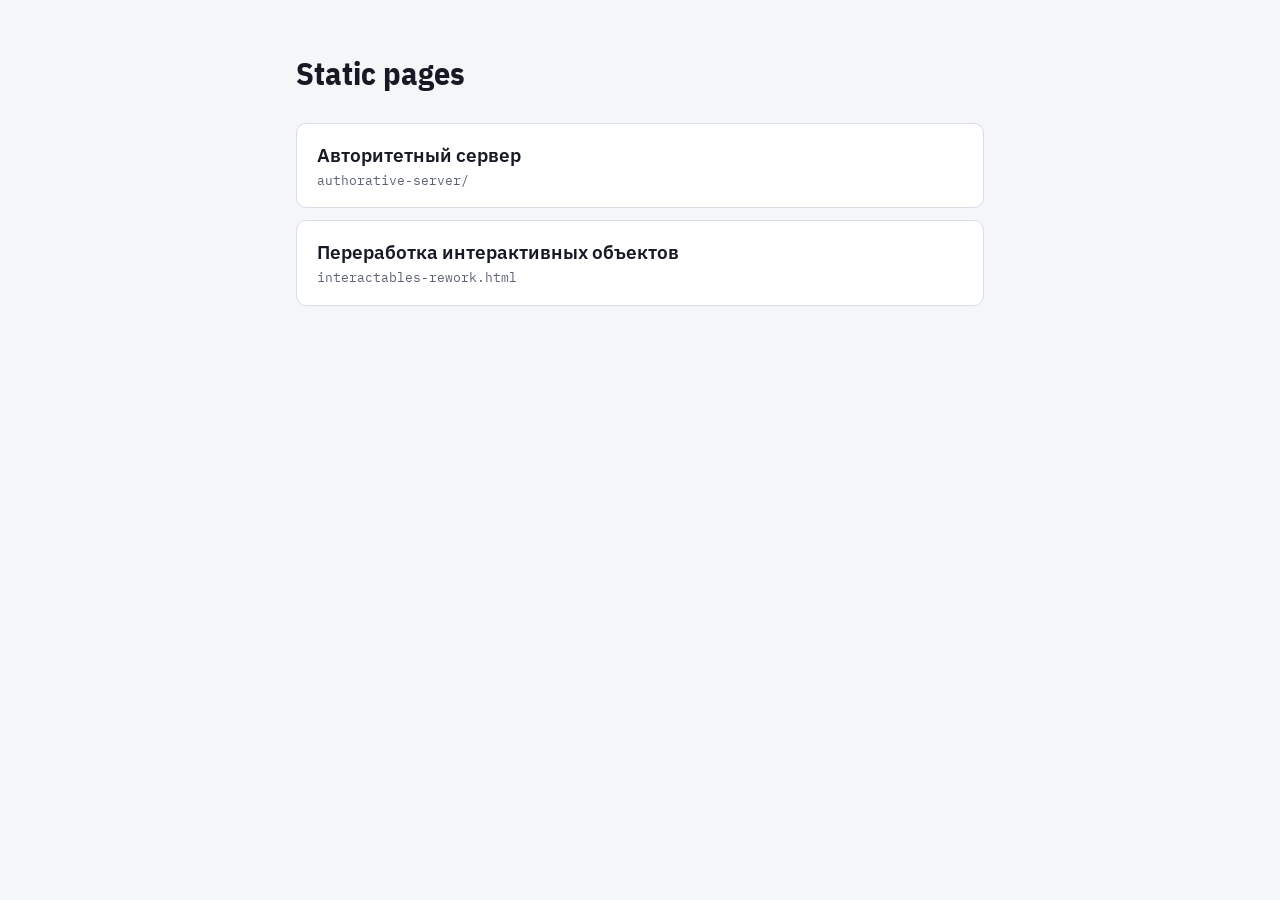
<file: index.html>
<!doctype html>
<html lang="ru">
<head>
<meta charset="utf-8">
<meta name="viewport" content="width=device-width, initial-scale=1">
<title>Static pages</title>
<link rel="stylesheet" href="common.css">
<style>
main { max-width: 720px; margin: 0 auto; padding: 48px 16px; }
h1 { font-size: 32px; margin-bottom: 24px; }
ul { list-style: none; margin: 0; padding: 0; display: grid; gap: 12px; }
a {
  display: block; padding: 16px 20px; background: var(--surface); border: 1px solid var(--line);
  border-radius: 10px; color: var(--ink); text-decoration: none;
}
a:hover { border-color: var(--accent); }
.title { font-family: var(--f-display); font-weight: 600; font-size: 19px; }
.path { color: var(--muted); font-family: var(--f-mono); font-size: 13px; }
</style>
</head>
<body>
<main>
  <h1>Static pages</h1>
  <ul>
    <li><a href="authorative-server/index.html"><div class="title">Авторитетный сервер</div><div class="path">authorative-server/</div></a></li>
    <li><a href="interactables-rework.html"><div class="title">Переработка интерактивных объектов</div><div class="path">interactables-rework.html</div></a></li>
  </ul>
</main>
</body>
</html>
</file>
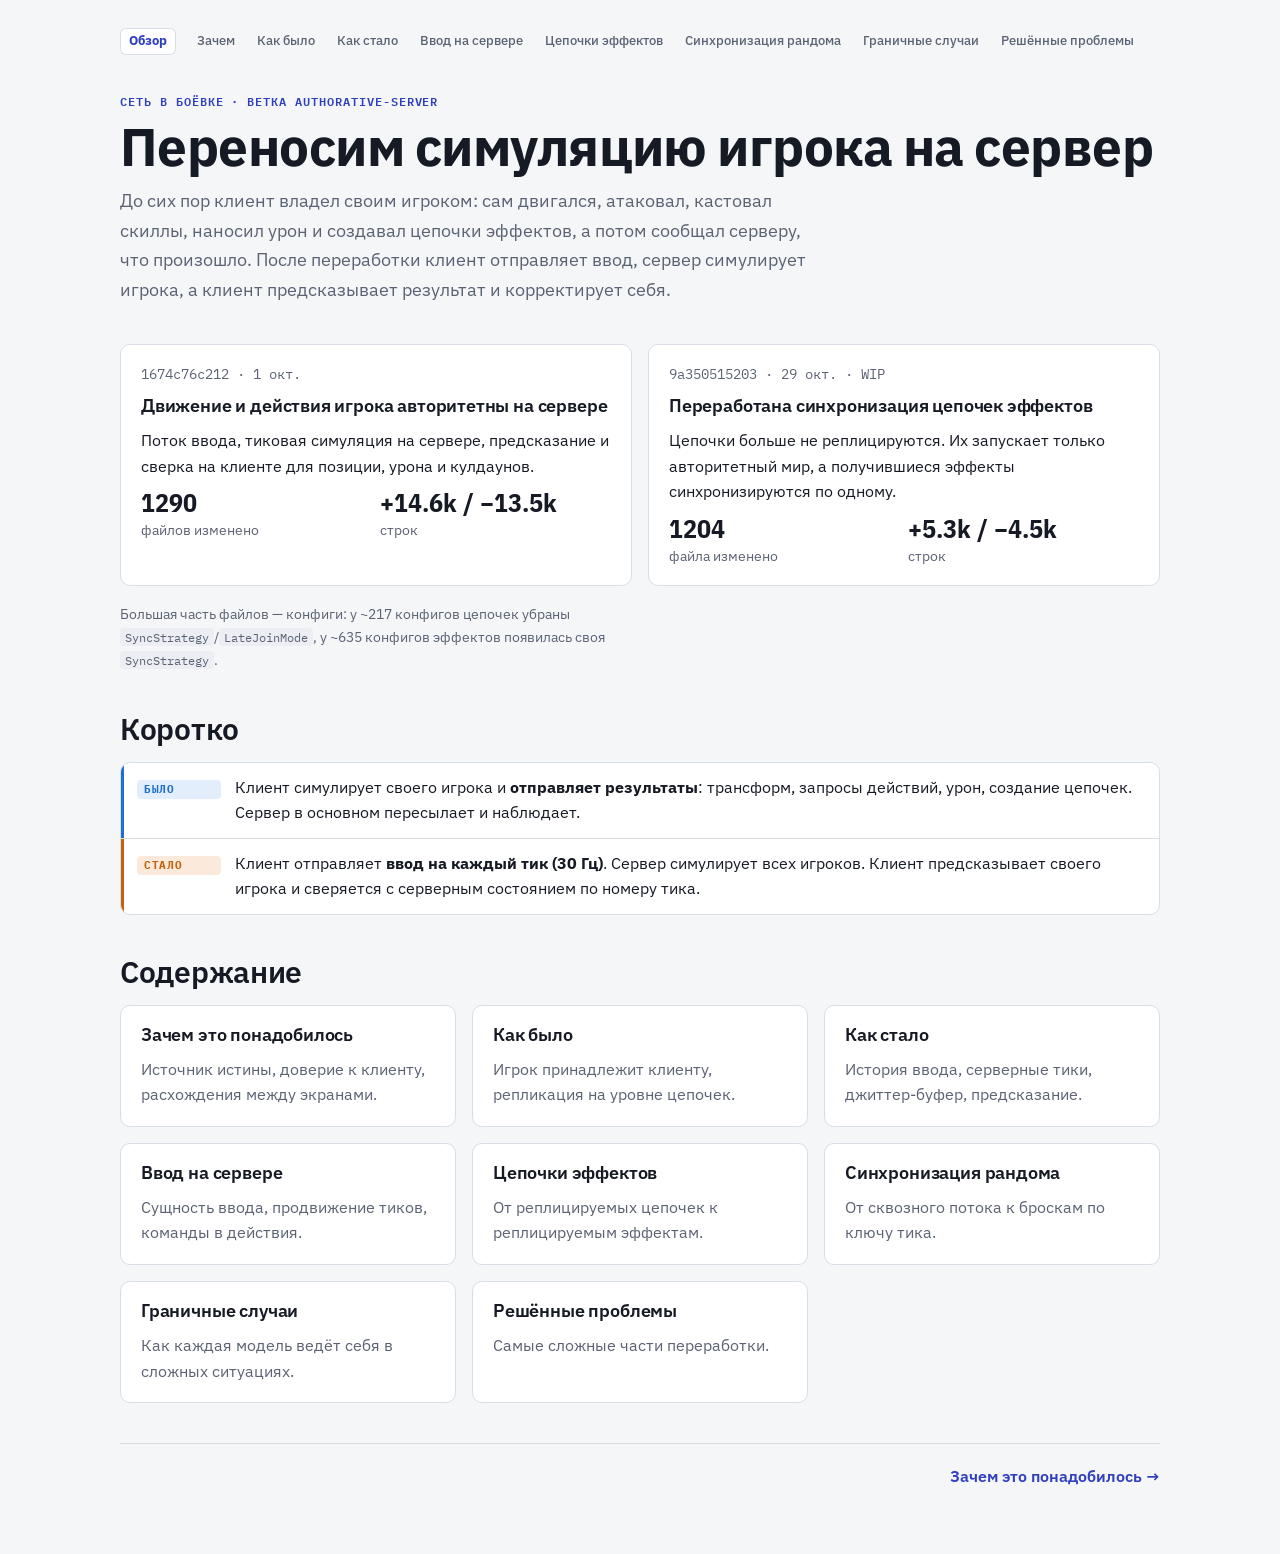
<file: authorative-server/index.html>
<!doctype html>
<html lang="ru">
<head>
<meta charset="utf-8">
<meta name="viewport" content="width=device-width, initial-scale=1">
<title>Авторитетный сервер</title>
<meta name="claude:viewport-fit-sides" content="cover">
<link rel="stylesheet" href="../common.css">
<link rel="stylesheet" href="deck.css">
</head>
<body>

<div class="page" lang="ru">
  <nav class="nav" aria-label="Страницы">
    <a class="home" href="index.html" aria-current="page">Обзор</a>
    <a href="why.html">Зачем</a>
    <a href="before.html">Как было</a>
    <a href="now.html">Как стало</a>
    <a href="server-input.html">Ввод на сервере</a>
    <a href="effects.html">Цепочки эффектов</a>
    <a href="random.html">Синхронизация рандома</a>
    <a href="edge-cases.html">Граничные случаи</a>
    <a href="problems.html">Решённые проблемы</a>
  </nav>

  <header class="head">
    <span class="eyebrow">Сеть в боёвке · ветка authorative-server</span>
    <h1>Переносим симуляцию игрока на сервер</h1>
    <p class="lede">До сих пор клиент владел своим игроком: сам двигался, атаковал, кастовал скиллы, наносил урон и создавал цепочки эффектов, а потом сообщал серверу, что произошло. После переработки клиент отправляет ввод, сервер симулирует игрока, а клиент предсказывает результат и корректирует себя.</p>
  </header>

  <section>
    <div class="cols">
      <div class="card">
        <span class="mono" style="color:var(--muted)">1674c76c212 · 1 окт.</span>
        <h3>Движение и действия игрока авторитетны на сервере</h3>
        <p>Поток ввода, тиковая симуляция на сервере, предсказание и сверка на клиенте для позиции, урона и кулдаунов.</p>
        <div class="cols" style="grid-template-columns:repeat(2,1fr);gap:8px">
          <div class="stat"><b>1290</b><span>файлов изменено</span></div>
          <div class="stat"><b>+14.6k / −13.5k</b><span>строк</span></div>
        </div>
      </div>
      <div class="card">
        <span class="mono" style="color:var(--muted)">9a350515203 · 29 окт. · WIP</span>
        <h3>Переработана синхронизация цепочек эффектов</h3>
        <p>Цепочки больше не реплицируются. Их запускает только авторитетный мир, а получившиеся эффекты синхронизируются по одному.</p>
        <div class="cols" style="grid-template-columns:repeat(2,1fr);gap:8px">
          <div class="stat"><b>1204</b><span>файла изменено</span></div>
          <div class="stat"><b>+5.3k / −4.5k</b><span>строк</span></div>
        </div>
      </div>
    </div>
    <p style="color:var(--muted);font-size:.9rem">Большая часть файлов — конфиги: у ~217 конфигов цепочек убраны <code>SyncStrategy</code>/<code>LateJoinMode</code>, у ~635 конфигов эффектов появилась своя <code>SyncStrategy</code>.</p>
  </section>

  <section>
    <h2>Коротко</h2>
    <div class="flow">
      <div class="step c"><span class="who c">Было</span><div>Клиент симулирует своего игрока и <b>отправляет результаты</b>: трансформ, запросы действий, урон, создание цепочек. Сервер в основном пересылает и наблюдает.</div></div>
      <div class="step s"><span class="who s">Стало</span><div>Клиент отправляет <b>ввод на каждый тик (30&nbsp;Гц)</b>. Сервер симулирует всех игроков. Клиент предсказывает своего игрока и сверяется с серверным состоянием по номеру тика.</div></div>
    </div>
  </section>

  <section>
    <h2>Содержание</h2>
    <div class="cols">
      <a class="card" href="why.html" style="text-decoration:none;color:inherit"><h3>Зачем это понадобилось</h3><p style="color:var(--muted)">Источник истины, доверие к клиенту, расхождения между экранами.</p></a>
      <a class="card" href="before.html" style="text-decoration:none;color:inherit"><h3>Как было</h3><p style="color:var(--muted)">Игрок принадлежит клиенту, репликация на уровне цепочек.</p></a>
      <a class="card" href="now.html" style="text-decoration:none;color:inherit"><h3>Как стало</h3><p style="color:var(--muted)">История ввода, серверные тики, джиттер-буфер, предсказание.</p></a>
      <a class="card" href="server-input.html" style="text-decoration:none;color:inherit"><h3>Ввод на сервере</h3><p style="color:var(--muted)">Сущность ввода, продвижение тиков, команды в действия.</p></a>
      <a class="card" href="effects.html" style="text-decoration:none;color:inherit"><h3>Цепочки эффектов</h3><p style="color:var(--muted)">От реплицируемых цепочек к реплицируемым эффектам.</p></a>
      <a class="card" href="random.html" style="text-decoration:none;color:inherit"><h3>Синхронизация рандома</h3><p style="color:var(--muted)">От сквозного потока к броскам по ключу тика.</p></a>
      <a class="card" href="edge-cases.html" style="text-decoration:none;color:inherit"><h3>Граничные случаи</h3><p style="color:var(--muted)">Как каждая модель ведёт себя в сложных ситуациях.</p></a>
      <a class="card" href="problems.html" style="text-decoration:none;color:inherit"><h3>Решённые проблемы</h3><p style="color:var(--muted)">Самые сложные части переработки.</p></a>
    </div>
  </section>

  <div class="pager"><span></span><a href="why.html">Зачем это понадобилось →</a></div>
</div>
<script>
try { history.scrollRestoration = "manual"; } catch (e) {}
window.scrollTo(0, 0);
window.addEventListener("pageshow", function () { window.scrollTo(0, 0); });
</script>
</body>
</html>
</file>
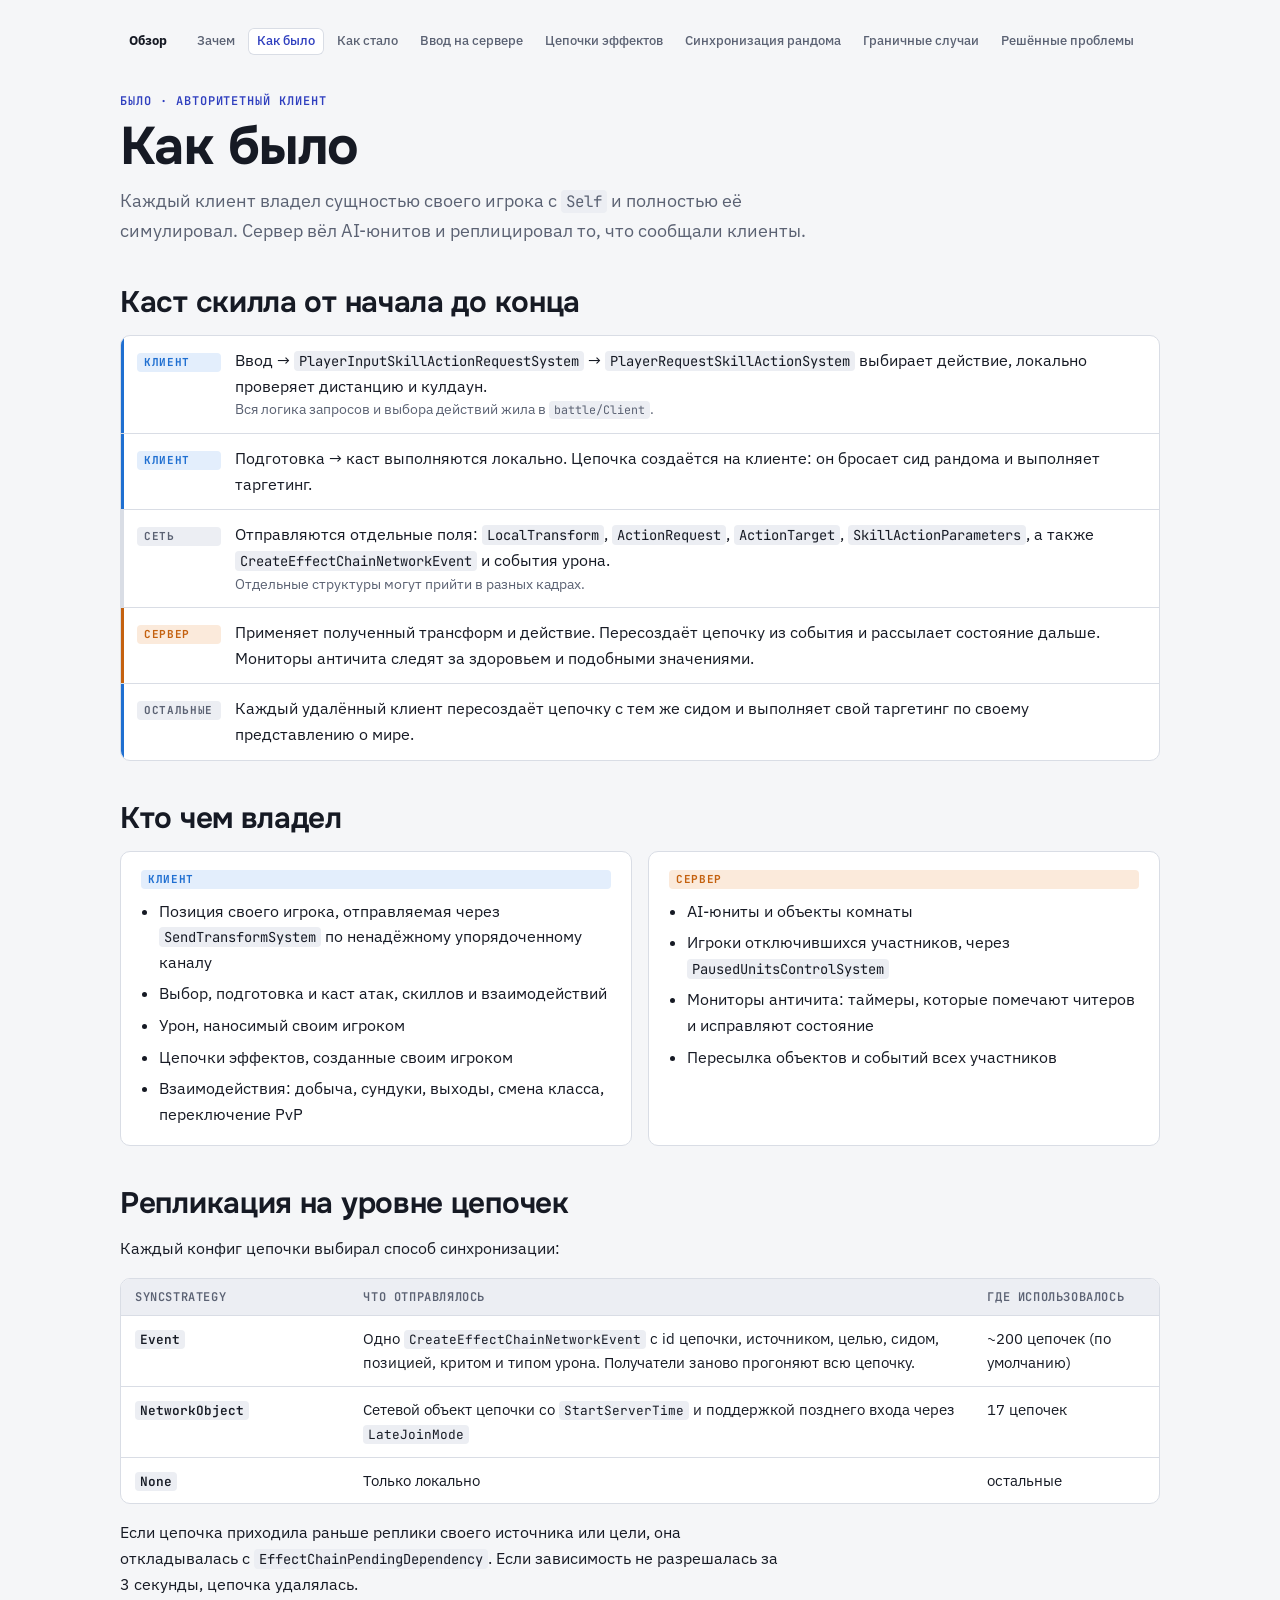
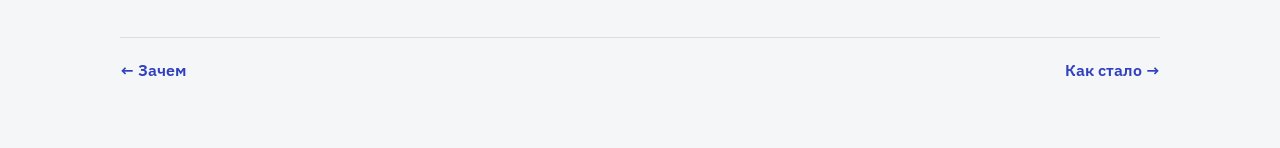
<file: before.html>
<!doctype html>
<html lang="ru">
<head>
<meta charset="utf-8">
<meta name="viewport" content="width=device-width, initial-scale=1, viewport-fit=cover">
<meta name="claude:viewport-fit-sides" content="cover">
<title>Как было · Авторитетный сервер</title>
<link rel="stylesheet" href="https://fonts.googleapis.com/css2?family=Onest:wght@500..700&family=IBM+Plex+Sans:wght@400;500;600&family=JetBrains+Mono:wght@400;600;700&display=swap">
<link rel="stylesheet" href="deck.css">
</head>
<body>
<div class="page">
  <nav class="nav" aria-label="Страницы">
    <a class="home" href="index.html">Обзор</a>
    <a href="why.html">Зачем</a>
    <a href="before.html" aria-current="page">Как было</a>
    <a href="now.html">Как стало</a>
    <a href="server-input.html">Ввод на сервере</a>
    <a href="effects.html">Цепочки эффектов</a>
    <a href="random.html">Синхронизация рандома</a>
    <a href="edge-cases.html">Граничные случаи</a>
    <a href="problems.html">Решённые проблемы</a>
  </nav>

  <header class="head">
    <span class="eyebrow">Было · авторитетный клиент</span>
    <h1>Как было</h1>
    <p class="lede">Каждый клиент владел сущностью своего игрока с <code>Self</code> и полностью её симулировал. Сервер вёл AI-юнитов и реплицировал то, что сообщали клиенты.</p>
  </header>

  <section>
    <h2>Каст скилла от начала до конца</h2>
    <div class="flow">
      <div class="step c"><span class="who c">Клиент</span><div>Ввод → <code>PlayerInputSkillActionRequestSystem</code> → <code>PlayerRequestSkillActionSystem</code> выбирает действие, локально проверяет дистанцию и кулдаун.<small>Вся логика запросов и выбора действий жила в <code>battle/Client</code>.</small></div></div>
      <div class="step c"><span class="who c">Клиент</span><div>Подготовка → каст выполняются локально. Цепочка создаётся на клиенте: он бросает сид рандома и выполняет таргетинг.</div></div>
      <div class="step n"><span class="who n">Сеть</span><div>Отправляются отдельные поля: <code>LocalTransform</code>, <code>ActionRequest</code>, <code>ActionTarget</code>, <code>SkillActionParameters</code>, а также <code>CreateEffectChainNetworkEvent</code> и события урона.<small>Отдельные структуры могут прийти в разных кадрах.</small></div></div>
      <div class="step s"><span class="who s">Сервер</span><div>Применяет полученный трансформ и действие. Пересоздаёт цепочку из события и рассылает состояние дальше. Мониторы античита следят за здоровьем и подобными значениями.</div></div>
      <div class="step c"><span class="who n">Остальные</span><div>Каждый удалённый клиент пересоздаёт цепочку с тем же сидом и выполняет свой таргетинг по своему представлению о мире.</div></div>
    </div>
  </section>

  <section>
    <h2>Кто чем владел</h2>
    <div class="cols">
      <div class="card">
        <span class="who c">Клиент</span>
        <ul class="plain">
          <li>Позиция своего игрока, отправляемая через <code>SendTransformSystem</code> по ненадёжному упорядоченному каналу</li>
          <li>Выбор, подготовка и каст атак, скиллов и взаимодействий</li>
          <li>Урон, наносимый своим игроком</li>
          <li>Цепочки эффектов, созданные своим игроком</li>
          <li>Взаимодействия: добыча, сундуки, выходы, смена класса, переключение PvP</li>
        </ul>
      </div>
      <div class="card">
        <span class="who s">Сервер</span>
        <ul class="plain">
          <li>AI-юниты и объекты комнаты</li>
          <li>Игроки отключившихся участников, через <code>PausedUnitsControlSystem</code></li>
          <li>Мониторы античита: таймеры, которые помечают читеров и исправляют состояние</li>
          <li>Пересылка объектов и событий всех участников</li>
        </ul>
      </div>
    </div>
  </section>

  <section>
    <h2>Репликация на уровне цепочек</h2>
    <p>Каждый конфиг цепочки выбирал способ синхронизации:</p>
    <div class="tbl"><table>
      <thead><tr><th>SyncStrategy</th><th>Что отправлялось</th><th>Где использовалось</th></tr></thead>
      <tbody>
        <tr><td><code>Event</code></td><td>Одно <code>CreateEffectChainNetworkEvent</code> с id цепочки, источником, целью, сидом, позицией, критом и типом урона. Получатели заново прогоняют всю цепочку.</td><td>~200 цепочек (по умолчанию)</td></tr>
        <tr><td><code>NetworkObject</code></td><td>Сетевой объект цепочки со <code>StartServerTime</code> и поддержкой позднего входа через <code>LateJoinMode</code></td><td>17 цепочек</td></tr>
        <tr><td><code>None</code></td><td>Только локально</td><td>остальные</td></tr>
      </tbody>
    </table></div>
    <p>Если цепочка приходила раньше реплики своего источника или цели, она откладывалась с <code>EffectChainPendingDependency</code>. Если зависимость не разрешалась за 3&nbsp;секунды, цепочка удалялась.</p>
  </section>

  <div class="pager"><a href="why.html">← Зачем</a><a href="now.html">Как стало →</a></div>
</div>
<script>
try { history.scrollRestoration = "manual"; } catch (e) {}
window.scrollTo(0, 0);
window.addEventListener("pageshow", function () { window.scrollTo(0, 0); });
</script>
</body>
</html>
</file>
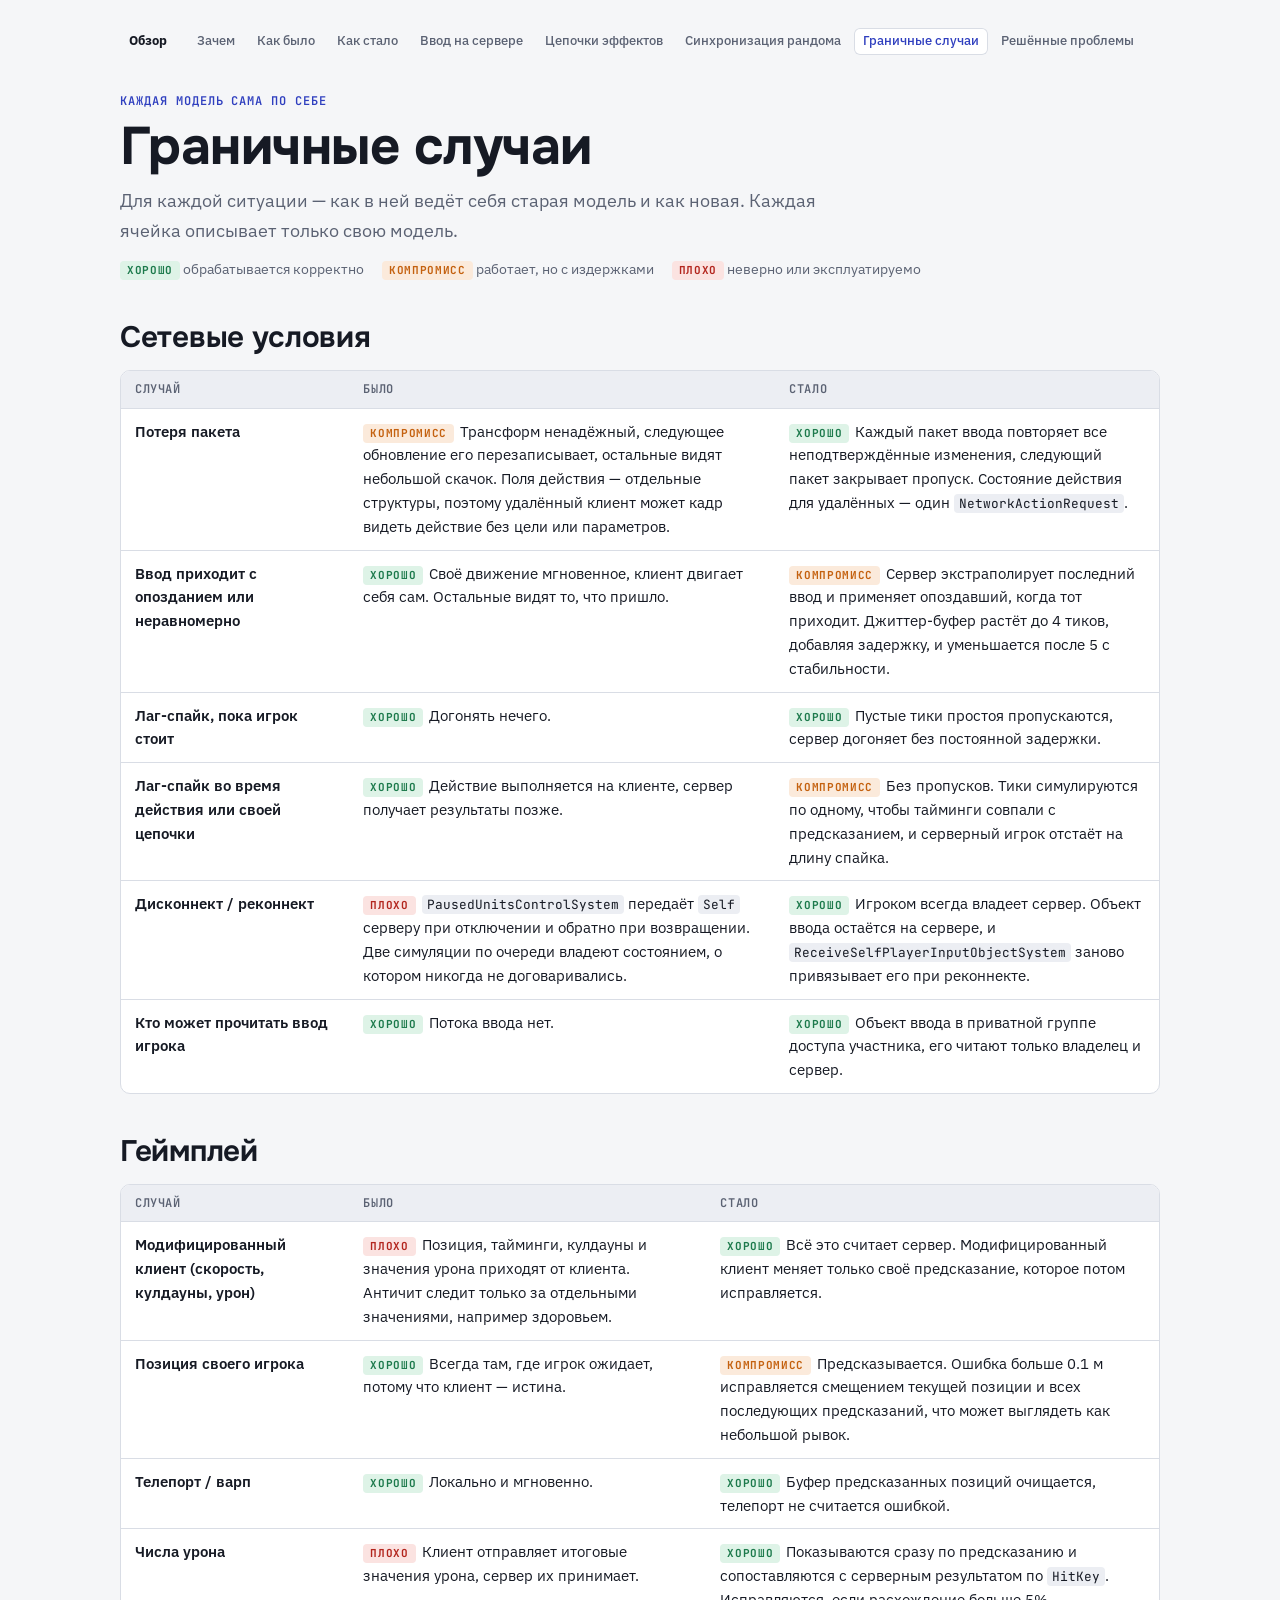
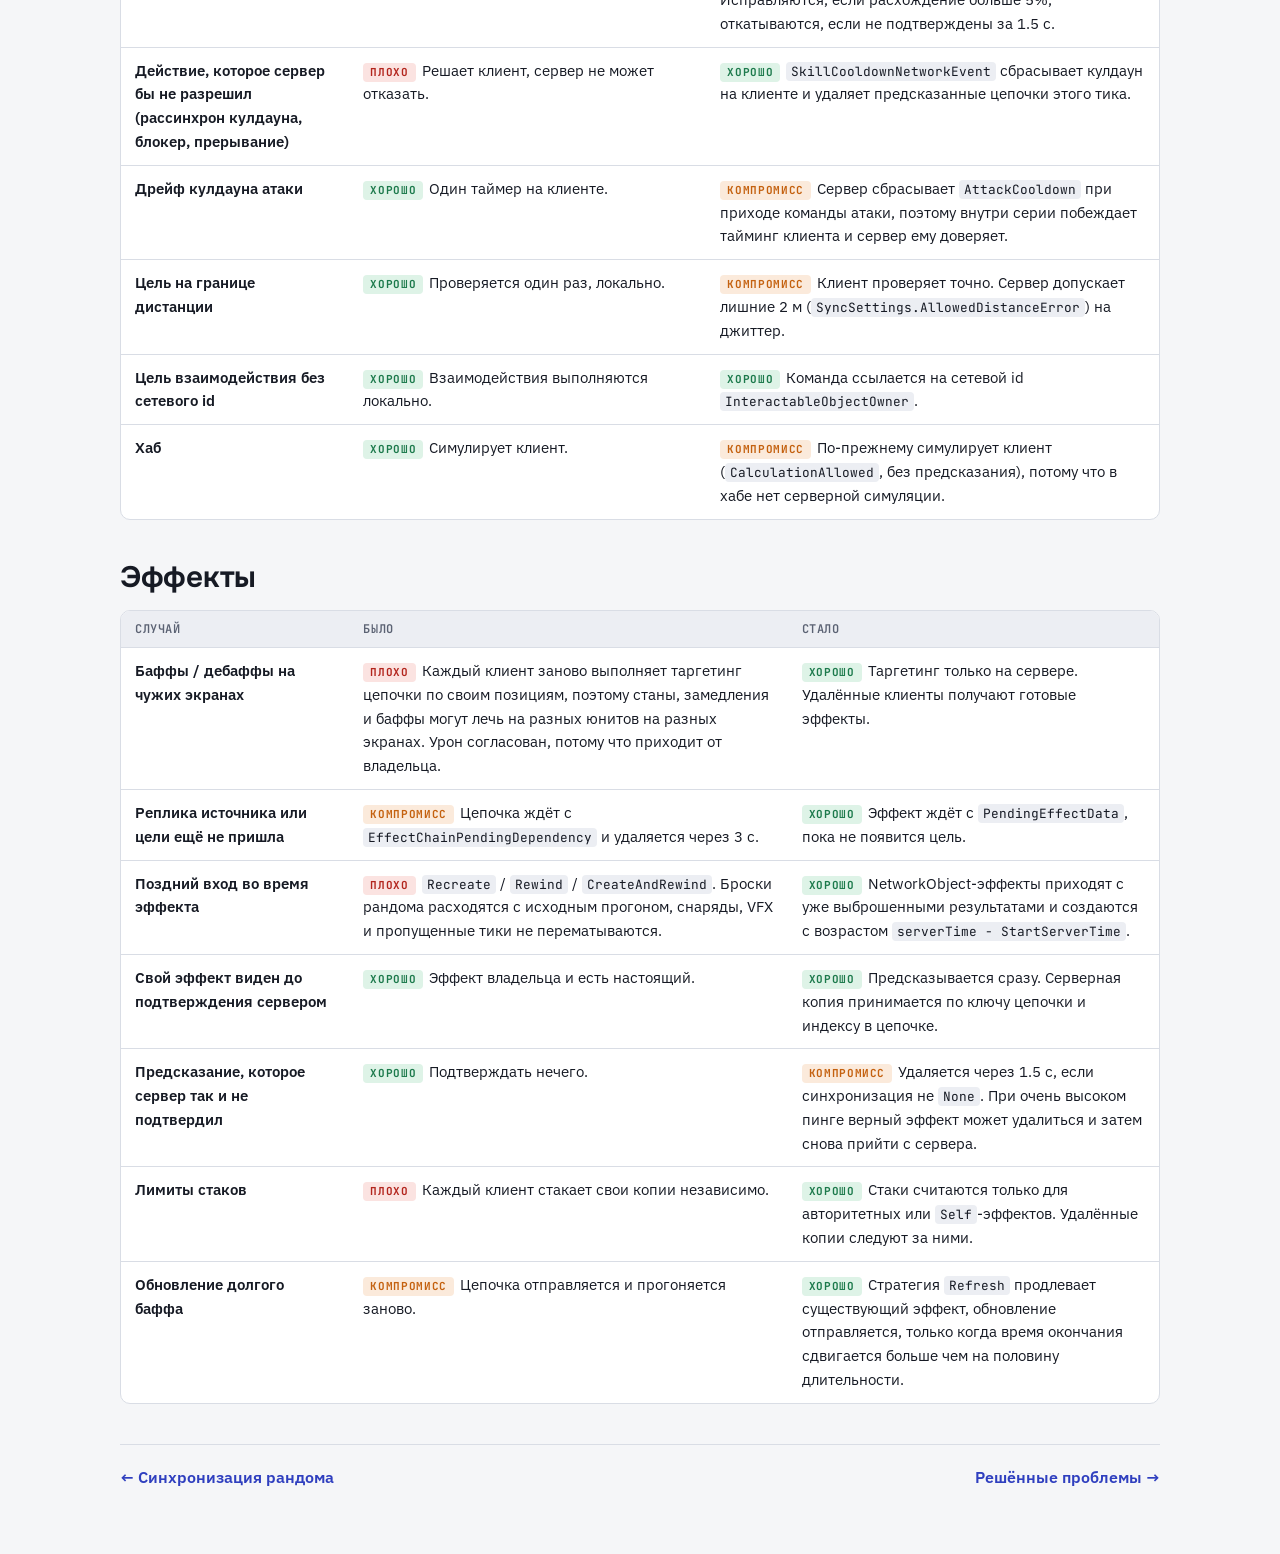
<file: edge-cases.html>
<!doctype html>
<html lang="ru">
<head>
<meta charset="utf-8">
<meta name="viewport" content="width=device-width, initial-scale=1, viewport-fit=cover">
<meta name="claude:viewport-fit-sides" content="cover">
<title>Граничные случаи · Авторитетный сервер</title>
<link rel="stylesheet" href="https://fonts.googleapis.com/css2?family=Onest:wght@500..700&family=IBM+Plex+Sans:wght@400;500;600&family=JetBrains+Mono:wght@400;600;700&display=swap">
<link rel="stylesheet" href="deck.css">
<style>
  td .who { margin-right: 6px; }
  .legend { display: flex; flex-wrap: wrap; gap: 10px 18px; color: var(--muted); font-size: .9rem; align-items: center; }
  .who.w { color: var(--server); background: var(--server-soft); }
</style>
</head>
<body>
<div class="page">
  <nav class="nav" aria-label="Страницы">
    <a class="home" href="index.html">Обзор</a>
    <a href="why.html">Зачем</a>
    <a href="before.html">Как было</a>
    <a href="now.html">Как стало</a>
    <a href="server-input.html">Ввод на сервере</a>
    <a href="effects.html">Цепочки эффектов</a>
    <a href="random.html">Синхронизация рандома</a>
    <a href="edge-cases.html" aria-current="page">Граничные случаи</a>
    <a href="problems.html">Решённые проблемы</a>
  </nav>

  <header class="head">
    <span class="eyebrow">Каждая модель сама по себе</span>
    <h1>Граничные случаи</h1>
    <p class="lede">Для каждой ситуации — как в ней ведёт себя старая модель и как новая. Каждая ячейка описывает только свою модель.</p>
    <div class="legend"><span><span class="who g">Хорошо</span> обрабатывается корректно</span><span><span class="who w">Компромисс</span> работает, но с издержками</span><span><span class="who b">Плохо</span> неверно или эксплуатируемо</span></div>
  </header>

  <section>
    <h2>Сетевые условия</h2>
    <div class="tbl"><table>
      <thead><tr><th>Случай</th><th>Было</th><th>Стало</th></tr></thead>
      <tbody>
        <tr><td>Потеря пакета</td>
          <td><span class="who w">Компромисс</span>Трансформ ненадёжный, следующее обновление его перезаписывает, остальные видят небольшой скачок. Поля действия — отдельные структуры, поэтому удалённый клиент может кадр видеть действие без цели или параметров.</td>
          <td><span class="who g">Хорошо</span>Каждый пакет ввода повторяет все неподтверждённые изменения, следующий пакет закрывает пропуск. Состояние действия для удалённых — один <code>NetworkActionRequest</code>.</td></tr>
        <tr><td>Ввод приходит с опозданием или неравномерно</td>
          <td><span class="who g">Хорошо</span>Своё движение мгновенное, клиент двигает себя сам. Остальные видят то, что пришло.</td>
          <td><span class="who w">Компромисс</span>Сервер экстраполирует последний ввод и применяет опоздавший, когда тот приходит. Джиттер-буфер растёт до 4 тиков, добавляя задержку, и уменьшается после 5&nbsp;с стабильности.</td></tr>
        <tr><td>Лаг-спайк, пока игрок стоит</td>
          <td><span class="who g">Хорошо</span>Догонять нечего.</td>
          <td><span class="who g">Хорошо</span>Пустые тики простоя пропускаются, сервер догоняет без постоянной задержки.</td></tr>
        <tr><td>Лаг-спайк во время действия или своей цепочки</td>
          <td><span class="who g">Хорошо</span>Действие выполняется на клиенте, сервер получает результаты позже.</td>
          <td><span class="who w">Компромисс</span>Без пропусков. Тики симулируются по одному, чтобы тайминги совпали с предсказанием, и серверный игрок отстаёт на длину спайка.</td></tr>
        <tr><td>Дисконнект / реконнект</td>
          <td><span class="who b">Плохо</span><code>PausedUnitsControlSystem</code> передаёт <code>Self</code> серверу при отключении и обратно при возвращении. Две симуляции по очереди владеют состоянием, о котором никогда не договаривались.</td>
          <td><span class="who g">Хорошо</span>Игроком всегда владеет сервер. Объект ввода остаётся на сервере, и <code>ReceiveSelfPlayerInputObjectSystem</code> заново привязывает его при реконнекте.</td></tr>
        <tr><td>Кто может прочитать ввод игрока</td>
          <td><span class="who g">Хорошо</span>Потока ввода нет.</td>
          <td><span class="who g">Хорошо</span>Объект ввода в приватной группе доступа участника, его читают только владелец и сервер.</td></tr>
      </tbody>
    </table></div>
  </section>

  <section>
    <h2>Геймплей</h2>
    <div class="tbl"><table>
      <thead><tr><th>Случай</th><th>Было</th><th>Стало</th></tr></thead>
      <tbody>
        <tr><td>Модифицированный клиент (скорость, кулдауны, урон)</td>
          <td><span class="who b">Плохо</span>Позиция, тайминги, кулдауны и значения урона приходят от клиента. Античит следит только за отдельными значениями, например здоровьем.</td>
          <td><span class="who g">Хорошо</span>Всё это считает сервер. Модифицированный клиент меняет только своё предсказание, которое потом исправляется.</td></tr>
        <tr><td>Позиция своего игрока</td>
          <td><span class="who g">Хорошо</span>Всегда там, где игрок ожидает, потому что клиент — истина.</td>
          <td><span class="who w">Компромисс</span>Предсказывается. Ошибка больше 0.1&nbsp;м исправляется смещением текущей позиции и всех последующих предсказаний, что может выглядеть как небольшой рывок.</td></tr>
        <tr><td>Телепорт / варп</td>
          <td><span class="who g">Хорошо</span>Локально и мгновенно.</td>
          <td><span class="who g">Хорошо</span>Буфер предсказанных позиций очищается, телепорт не считается ошибкой.</td></tr>
        <tr><td>Числа урона</td>
          <td><span class="who b">Плохо</span>Клиент отправляет итоговые значения урона, сервер их принимает.</td>
          <td><span class="who g">Хорошо</span>Показываются сразу по предсказанию и сопоставляются с серверным результатом по <code>HitKey</code>. Исправляются, если расхождение больше 5%, откатываются, если не подтверждены за 1.5&nbsp;с.</td></tr>
        <tr><td>Действие, которое сервер бы не разрешил (рассинхрон кулдауна, блокер, прерывание)</td>
          <td><span class="who b">Плохо</span>Решает клиент, сервер не может отказать.</td>
          <td><span class="who g">Хорошо</span><code>SkillCooldownNetworkEvent</code> сбрасывает кулдаун на клиенте и удаляет предсказанные цепочки этого тика.</td></tr>
        <tr><td>Дрейф кулдауна атаки</td>
          <td><span class="who g">Хорошо</span>Один таймер на клиенте.</td>
          <td><span class="who w">Компромисс</span>Сервер сбрасывает <code>AttackCooldown</code> при приходе команды атаки, поэтому внутри серии побеждает тайминг клиента и сервер ему доверяет.</td></tr>
        <tr><td>Цель на границе дистанции</td>
          <td><span class="who g">Хорошо</span>Проверяется один раз, локально.</td>
          <td><span class="who w">Компромисс</span>Клиент проверяет точно. Сервер допускает лишние 2&nbsp;м (<code>SyncSettings.AllowedDistanceError</code>) на джиттер.</td></tr>
        <tr><td>Цель взаимодействия без сетевого id</td>
          <td><span class="who g">Хорошо</span>Взаимодействия выполняются локально.</td>
          <td><span class="who g">Хорошо</span>Команда ссылается на сетевой id <code>InteractableObjectOwner</code>.</td></tr>
        <tr><td>Хаб</td>
          <td><span class="who g">Хорошо</span>Симулирует клиент.</td>
          <td><span class="who w">Компромисс</span>По-прежнему симулирует клиент (<code>CalculationAllowed</code>, без предсказания), потому что в хабе нет серверной симуляции.</td></tr>
      </tbody>
    </table></div>
  </section>

  <section>
    <h2>Эффекты</h2>
    <div class="tbl"><table>
      <thead><tr><th>Случай</th><th>Было</th><th>Стало</th></tr></thead>
      <tbody>
        <tr><td>Баффы / дебаффы на чужих экранах</td>
          <td><span class="who b">Плохо</span>Каждый клиент заново выполняет таргетинг цепочки по своим позициям, поэтому станы, замедления и баффы могут лечь на разных юнитов на разных экранах. Урон согласован, потому что приходит от владельца.</td>
          <td><span class="who g">Хорошо</span>Таргетинг только на сервере. Удалённые клиенты получают готовые эффекты.</td></tr>
        <tr><td>Реплика источника или цели ещё не пришла</td>
          <td><span class="who w">Компромисс</span>Цепочка ждёт с <code>EffectChainPendingDependency</code> и удаляется через 3&nbsp;с.</td>
          <td><span class="who g">Хорошо</span>Эффект ждёт с <code>PendingEffectData</code>, пока не появится цель.</td></tr>
        <tr><td>Поздний вход во время эффекта</td>
          <td><span class="who b">Плохо</span><code>Recreate</code> / <code>Rewind</code> / <code>CreateAndRewind</code>. Броски рандома расходятся с исходным прогоном, снаряды, VFX и пропущенные тики не перематываются.</td>
          <td><span class="who g">Хорошо</span>NetworkObject-эффекты приходят с уже выброшенными результатами и создаются с возрастом <code>serverTime − StartServerTime</code>.</td></tr>
        <tr><td>Свой эффект виден до подтверждения сервером</td>
          <td><span class="who g">Хорошо</span>Эффект владельца и есть настоящий.</td>
          <td><span class="who g">Хорошо</span>Предсказывается сразу. Серверная копия принимается по ключу цепочки и индексу в цепочке.</td></tr>
        <tr><td>Предсказание, которое сервер так и не подтвердил</td>
          <td><span class="who g">Хорошо</span>Подтверждать нечего.</td>
          <td><span class="who w">Компромисс</span>Удаляется через 1.5&nbsp;с, если синхронизация не <code>None</code>. При очень высоком пинге верный эффект может удалиться и затем снова прийти с сервера.</td></tr>
        <tr><td>Лимиты стаков</td>
          <td><span class="who b">Плохо</span>Каждый клиент стакает свои копии независимо.</td>
          <td><span class="who g">Хорошо</span>Стаки считаются только для авторитетных или <code>Self</code>-эффектов. Удалённые копии следуют за ними.</td></tr>
        <tr><td>Обновление долгого баффа</td>
          <td><span class="who w">Компромисс</span>Цепочка отправляется и прогоняется заново.</td>
          <td><span class="who g">Хорошо</span>Стратегия <code>Refresh</code> продлевает существующий эффект, обновление отправляется, только когда время окончания сдвигается больше чем на половину длительности.</td></tr>
      </tbody>
    </table></div>
  </section>

  <div class="pager"><a href="random.html">← Синхронизация рандома</a><a href="problems.html">Решённые проблемы →</a></div>
</div>
<script>
try { history.scrollRestoration = "manual"; } catch (e) {}
window.scrollTo(0, 0);
window.addEventListener("pageshow", function () { window.scrollTo(0, 0); });
</script>
</body>
</html>
</file>
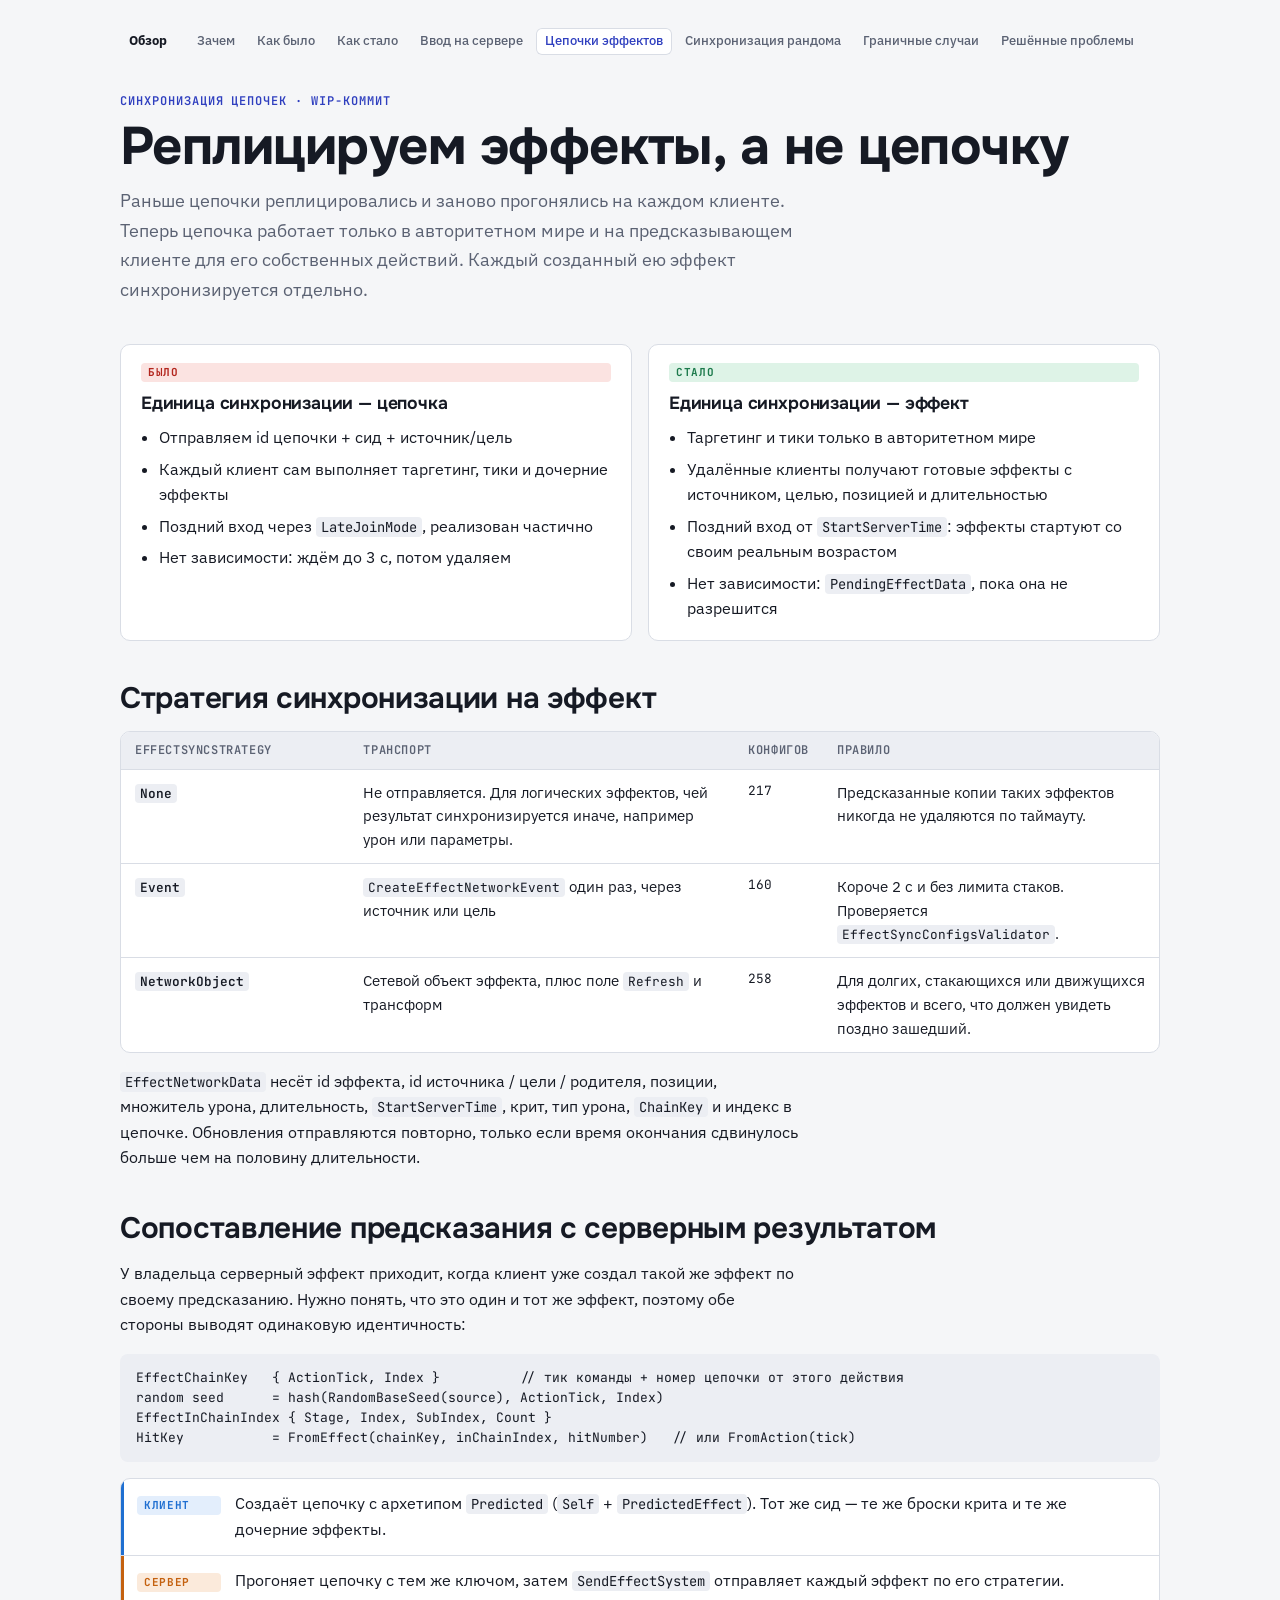
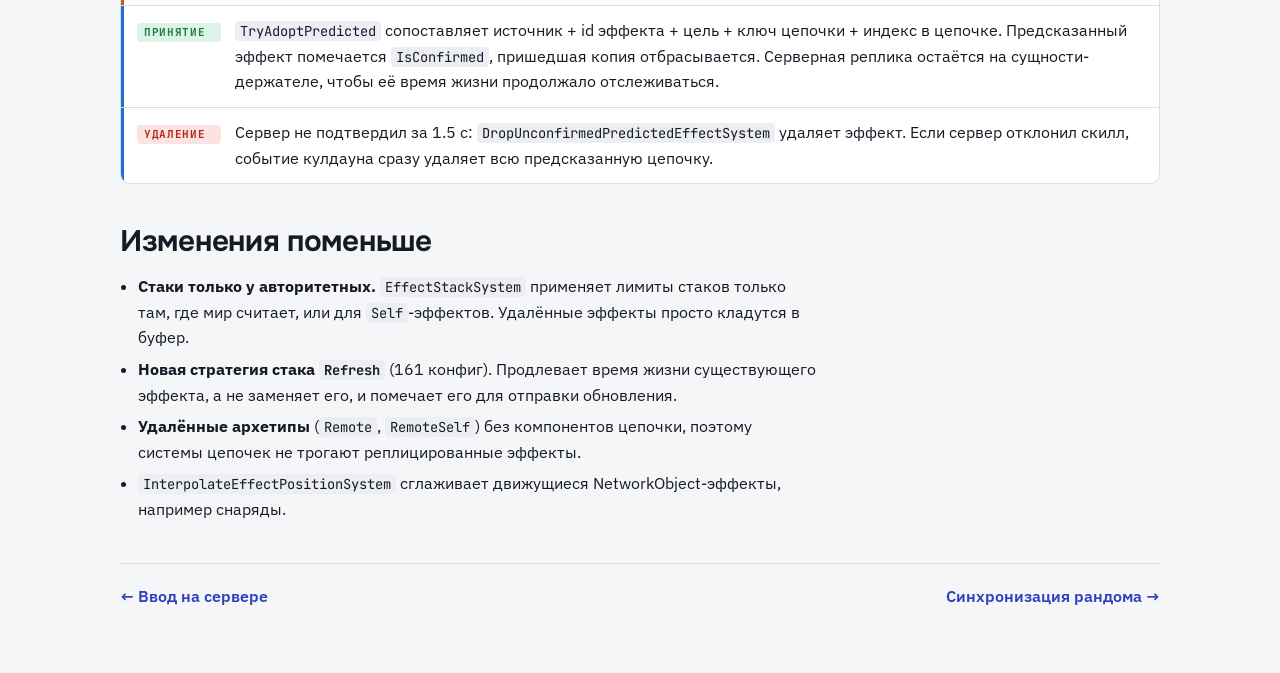
<file: effects.html>
<!doctype html>
<html lang="ru">
<head>
<meta charset="utf-8">
<meta name="viewport" content="width=device-width, initial-scale=1, viewport-fit=cover">
<meta name="claude:viewport-fit-sides" content="cover">
<title>Цепочки эффектов · Авторитетный сервер</title>
<link rel="stylesheet" href="https://fonts.googleapis.com/css2?family=Onest:wght@500..700&family=IBM+Plex+Sans:wght@400;500;600&family=JetBrains+Mono:wght@400;600;700&display=swap">
<link rel="stylesheet" href="deck.css">
</head>
<body>
<div class="page">
  <nav class="nav" aria-label="Страницы">
    <a class="home" href="index.html">Обзор</a>
    <a href="why.html">Зачем</a>
    <a href="before.html">Как было</a>
    <a href="now.html">Как стало</a>
    <a href="server-input.html">Ввод на сервере</a>
    <a href="effects.html" aria-current="page">Цепочки эффектов</a>
    <a href="random.html">Синхронизация рандома</a>
    <a href="edge-cases.html">Граничные случаи</a>
    <a href="problems.html">Решённые проблемы</a>
  </nav>

  <header class="head">
    <span class="eyebrow">Синхронизация цепочек · WIP-коммит</span>
    <h1>Реплицируем эффекты, а не цепочку</h1>
    <p class="lede">Раньше цепочки реплицировались и заново прогонялись на каждом клиенте. Теперь цепочка работает только в авторитетном мире и на предсказывающем клиенте для его собственных действий. Каждый созданный ею эффект синхронизируется отдельно.</p>
  </header>

  <section>
    <div class="cols">
      <div class="card">
        <span class="who b">Было</span>
        <h3>Единица синхронизации — цепочка</h3>
        <ul class="plain">
          <li>Отправляем id цепочки + сид + источник/цель</li>
          <li>Каждый клиент сам выполняет таргетинг, тики и дочерние эффекты</li>
          <li>Поздний вход через <code>LateJoinMode</code>, реализован частично</li>
          <li>Нет зависимости: ждём до 3&nbsp;с, потом удаляем</li>
        </ul>
      </div>
      <div class="card">
        <span class="who g">Стало</span>
        <h3>Единица синхронизации — эффект</h3>
        <ul class="plain">
          <li>Таргетинг и тики только в авторитетном мире</li>
          <li>Удалённые клиенты получают готовые эффекты с источником, целью, позицией и длительностью</li>
          <li>Поздний вход от <code>StartServerTime</code>: эффекты стартуют со своим реальным возрастом</li>
          <li>Нет зависимости: <code>PendingEffectData</code>, пока она не разрешится</li>
        </ul>
      </div>
    </div>
  </section>

  <section>
    <h2>Стратегия синхронизации на эффект</h2>
    <div class="tbl"><table>
      <thead><tr><th>EffectSyncStrategy</th><th>Транспорт</th><th>Конфигов</th><th>Правило</th></tr></thead>
      <tbody>
        <tr><td><code>None</code></td><td>Не отправляется. Для логических эффектов, чей результат синхронизируется иначе, например урон или параметры.</td><td class="mono">217</td><td>Предсказанные копии таких эффектов никогда не удаляются по таймауту.</td></tr>
        <tr><td><code>Event</code></td><td><code>CreateEffectNetworkEvent</code> один раз, через источник или цель</td><td class="mono">160</td><td>Короче 2&nbsp;с и без лимита стаков. Проверяется <code>EffectSyncConfigsValidator</code>.</td></tr>
        <tr><td><code>NetworkObject</code></td><td>Сетевой объект эффекта, плюс поле <code>Refresh</code> и трансформ</td><td class="mono">258</td><td>Для долгих, стакающихся или движущихся эффектов и всего, что должен увидеть поздно зашедший.</td></tr>
      </tbody>
    </table></div>
    <p><code>EffectNetworkData</code> несёт id эффекта, id источника / цели / родителя, позиции, множитель урона, длительность, <code>StartServerTime</code>, крит, тип урона, <code>ChainKey</code> и индекс в цепочке. Обновления отправляются повторно, только если время окончания сдвинулось больше чем на половину длительности.</p>
  </section>

  <section>
    <h2>Сопоставление предсказания с серверным результатом</h2>
    <p>У владельца серверный эффект приходит, когда клиент уже создал такой же эффект по своему предсказанию. Нужно понять, что это один и тот же эффект, поэтому обе стороны выводят одинаковую идентичность:</p>
<pre><code>EffectChainKey   { ActionTick, Index }          // тик команды + номер цепочки от этого действия
random seed      = hash(RandomBaseSeed(source), ActionTick, Index)
EffectInChainIndex { Stage, Index, SubIndex, Count }
HitKey           = FromEffect(chainKey, inChainIndex, hitNumber)   // или FromAction(tick)</code></pre>
    <div class="flow">
      <div class="step c"><span class="who c">Клиент</span><div>Создаёт цепочку с архетипом <code>Predicted</code> (<code>Self</code> + <code>PredictedEffect</code>). Тот же сид — те же броски крита и те же дочерние эффекты.</div></div>
      <div class="step s"><span class="who s">Сервер</span><div>Прогоняет цепочку с тем же ключом, затем <code>SendEffectSystem</code> отправляет каждый эффект по его стратегии.</div></div>
      <div class="step c"><span class="who g">Принятие</span><div><code>TryAdoptPredicted</code> сопоставляет источник + id эффекта + цель + ключ цепочки + индекс в цепочке. Предсказанный эффект помечается <code>IsConfirmed</code>, пришедшая копия отбрасывается. Серверная реплика остаётся на сущности-держателе, чтобы её время жизни продолжало отслеживаться.</div></div>
      <div class="step c"><span class="who b">Удаление</span><div>Сервер не подтвердил за 1.5&nbsp;с: <code>DropUnconfirmedPredictedEffectSystem</code> удаляет эффект. Если сервер отклонил скилл, событие кулдауна сразу удаляет всю предсказанную цепочку.</div></div>
    </div>
  </section>

  <section>
    <h2>Изменения поменьше</h2>
    <ul class="plain">
      <li><b>Стаки только у авторитетных.</b> <code>EffectStackSystem</code> применяет лимиты стаков только там, где мир считает, или для <code>Self</code>-эффектов. Удалённые эффекты просто кладутся в буфер.</li>
      <li><b>Новая стратегия стака <code>Refresh</code></b> (161 конфиг). Продлевает время жизни существующего эффекта, а не заменяет его, и помечает его для отправки обновления.</li>
      <li><b>Удалённые архетипы</b> (<code>Remote</code>, <code>RemoteSelf</code>) без компонентов цепочки, поэтому системы цепочек не трогают реплицированные эффекты.</li>
      <li><code>InterpolateEffectPositionSystem</code> сглаживает движущиеся NetworkObject-эффекты, например снаряды.</li>
    </ul>
  </section>

  <div class="pager"><a href="server-input.html">← Ввод на сервере</a><a href="random.html">Синхронизация рандома →</a></div>
</div>
<script>
try { history.scrollRestoration = "manual"; } catch (e) {}
window.scrollTo(0, 0);
window.addEventListener("pageshow", function () { window.scrollTo(0, 0); });
</script>
</body>
</html>
</file>
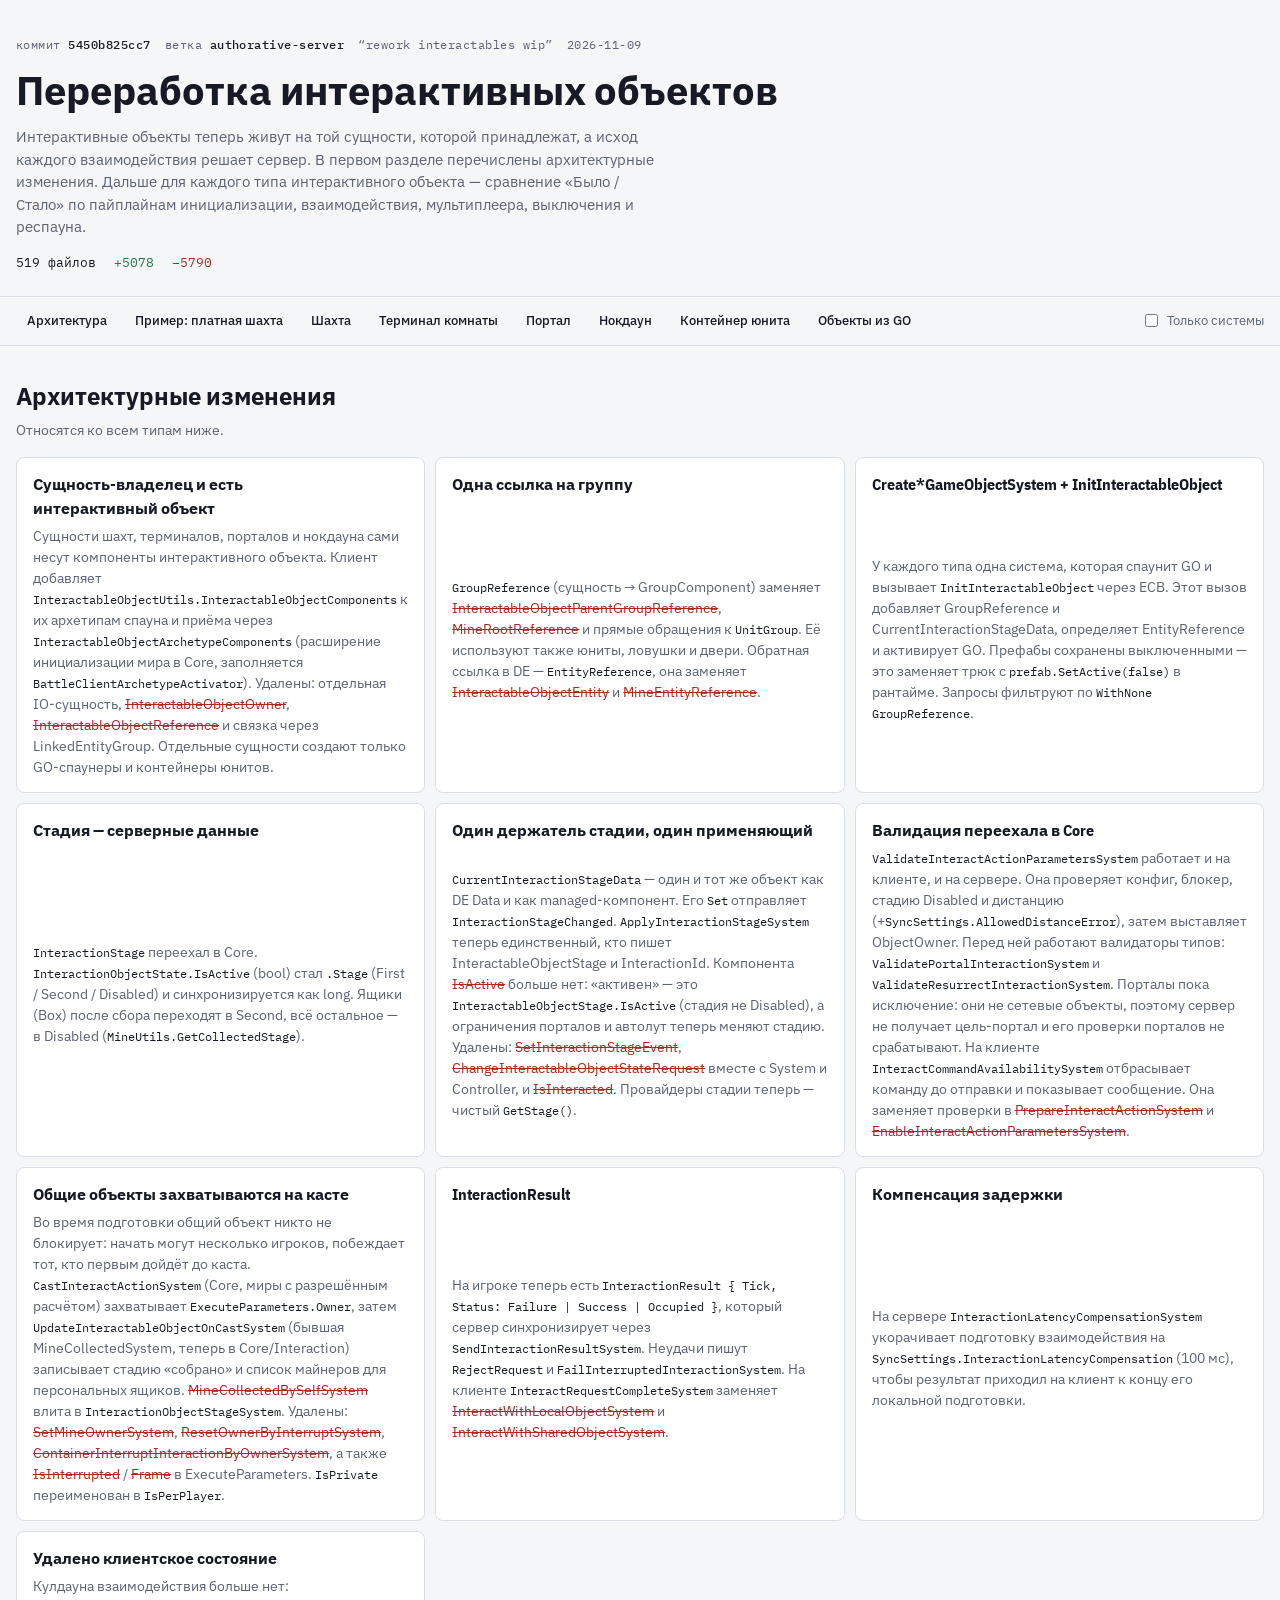
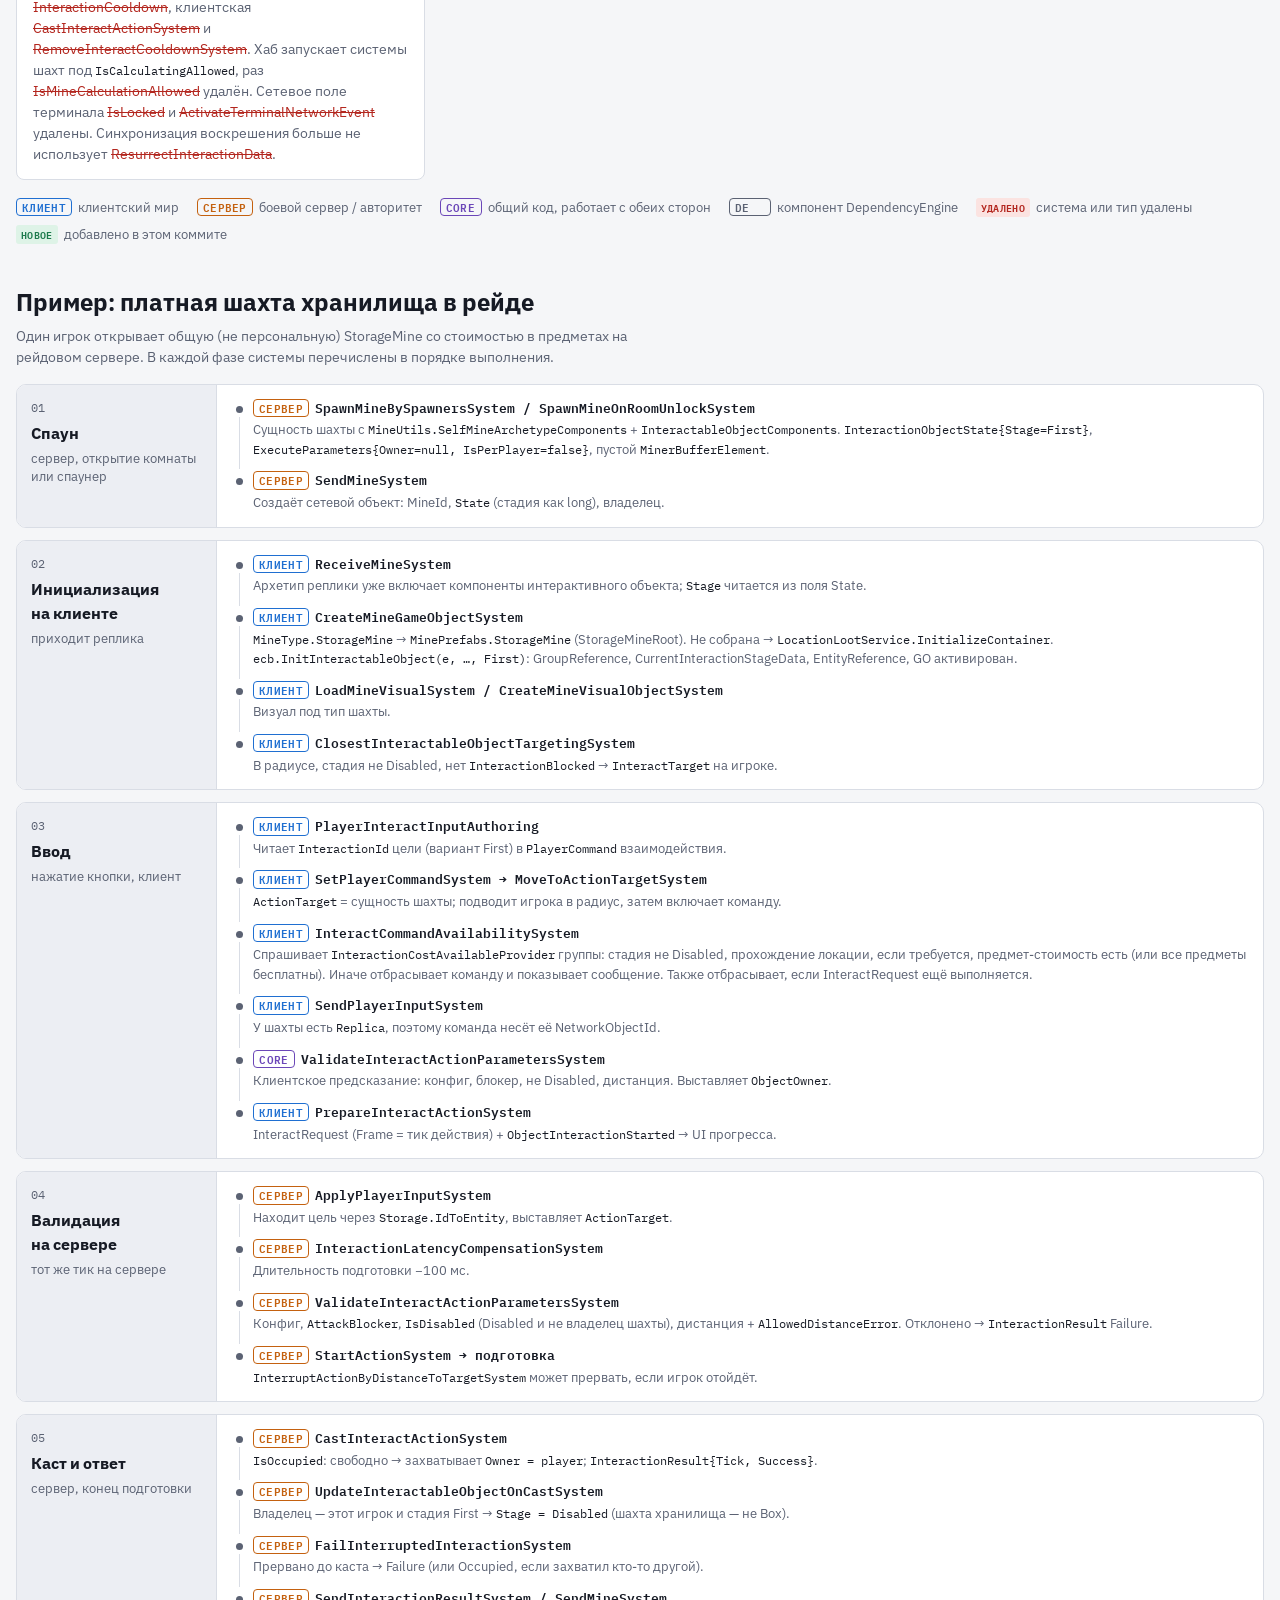
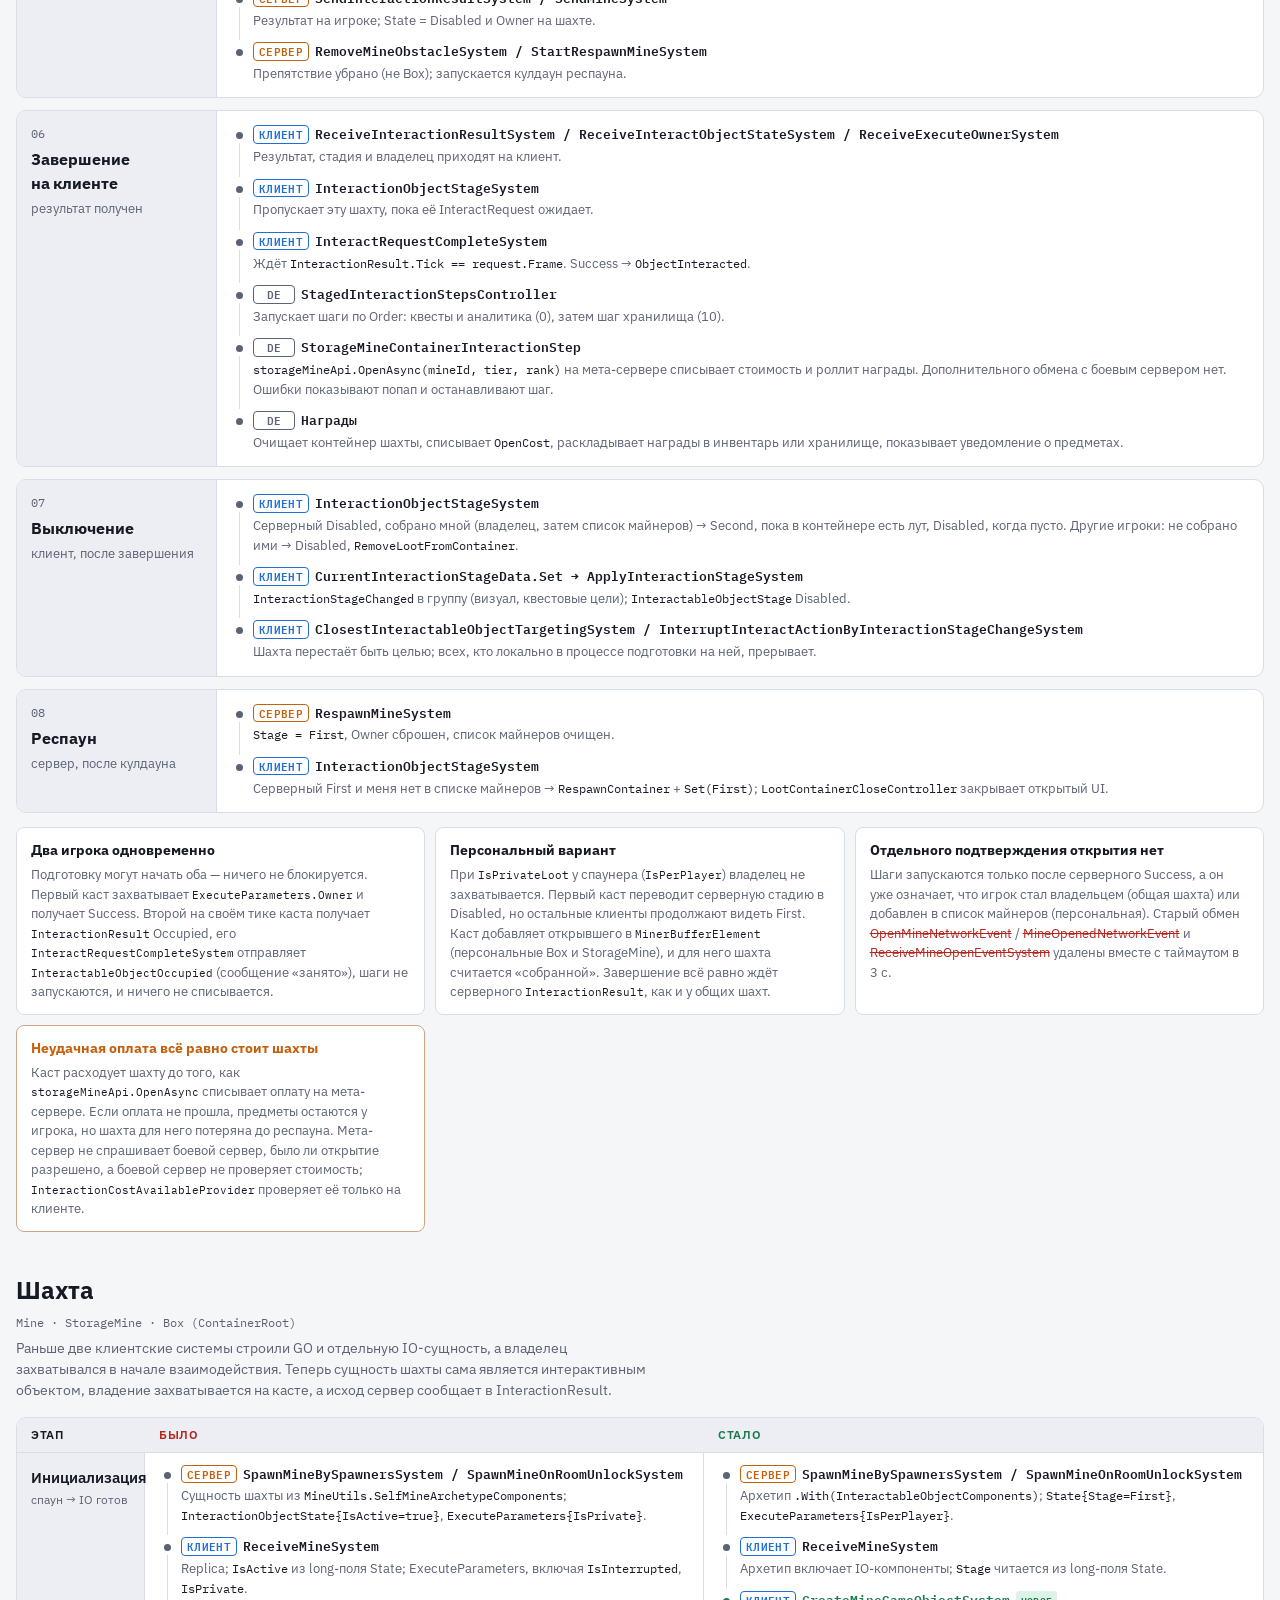
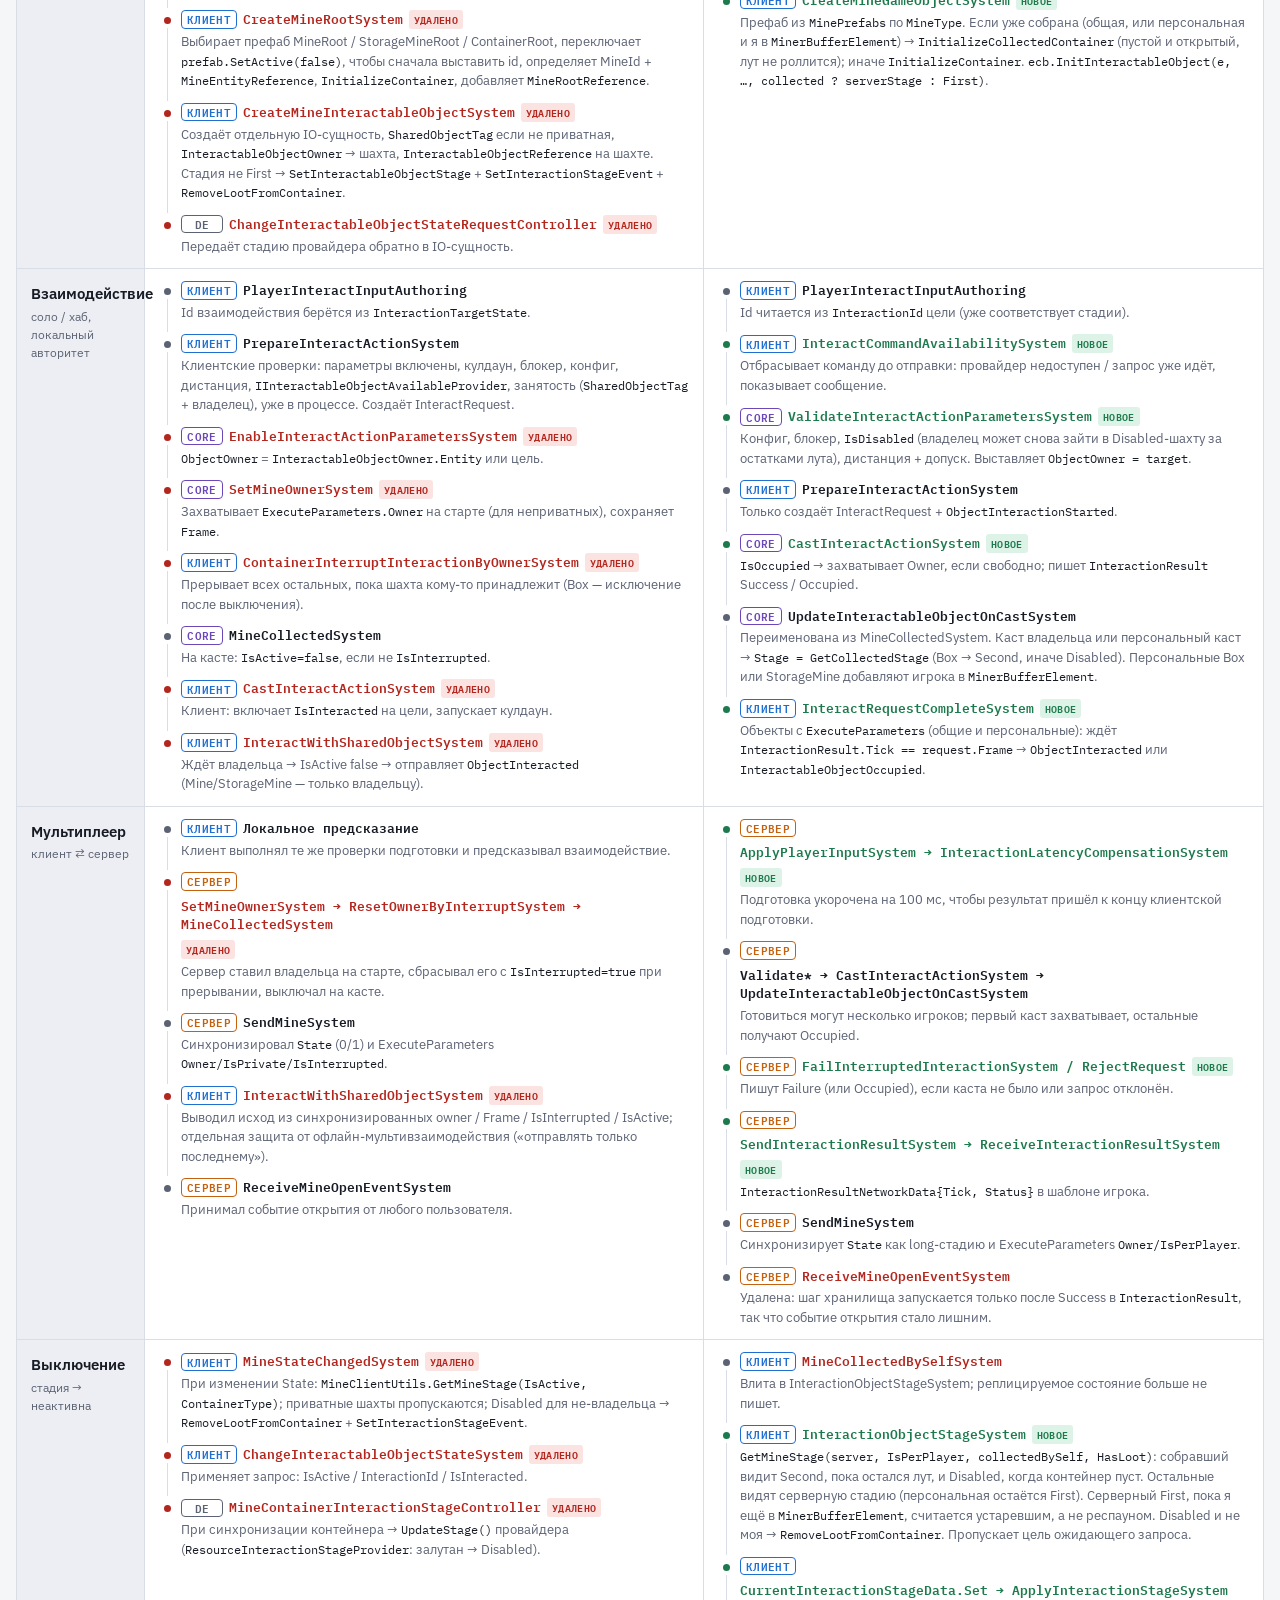
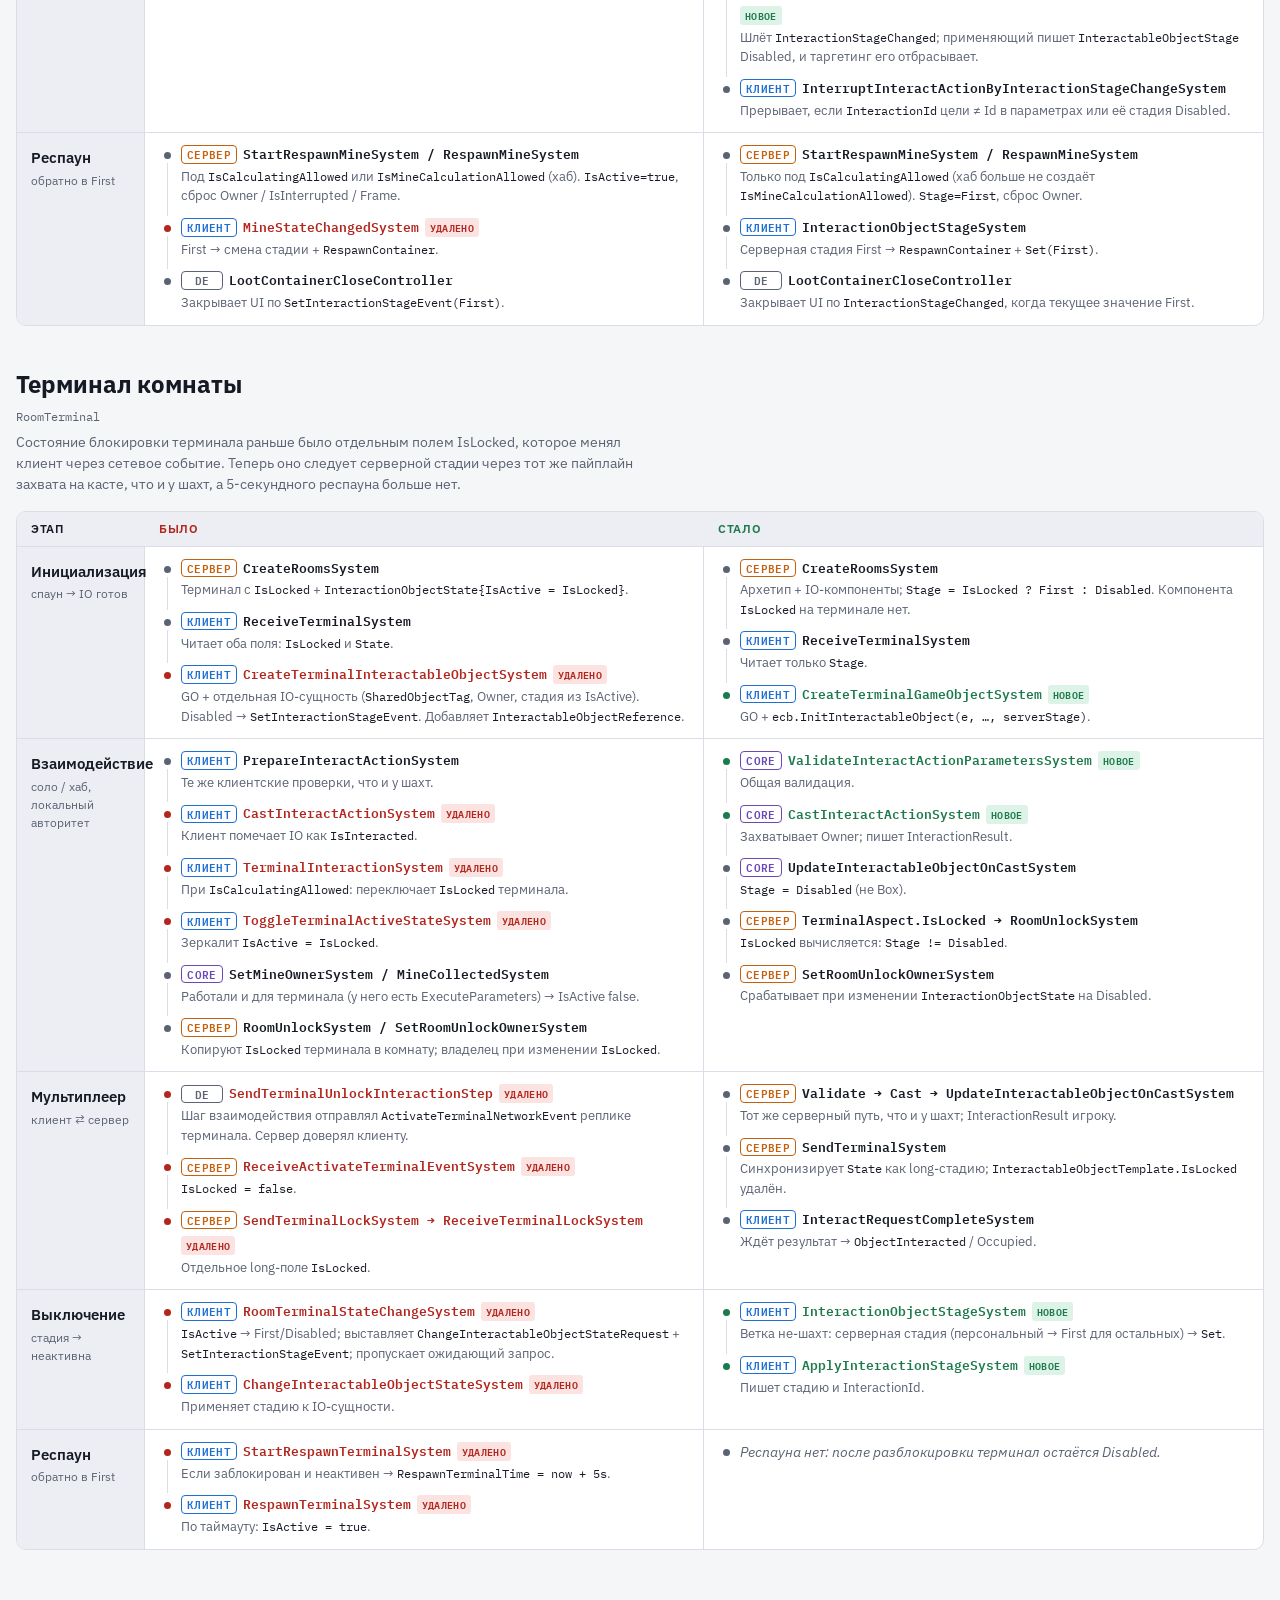
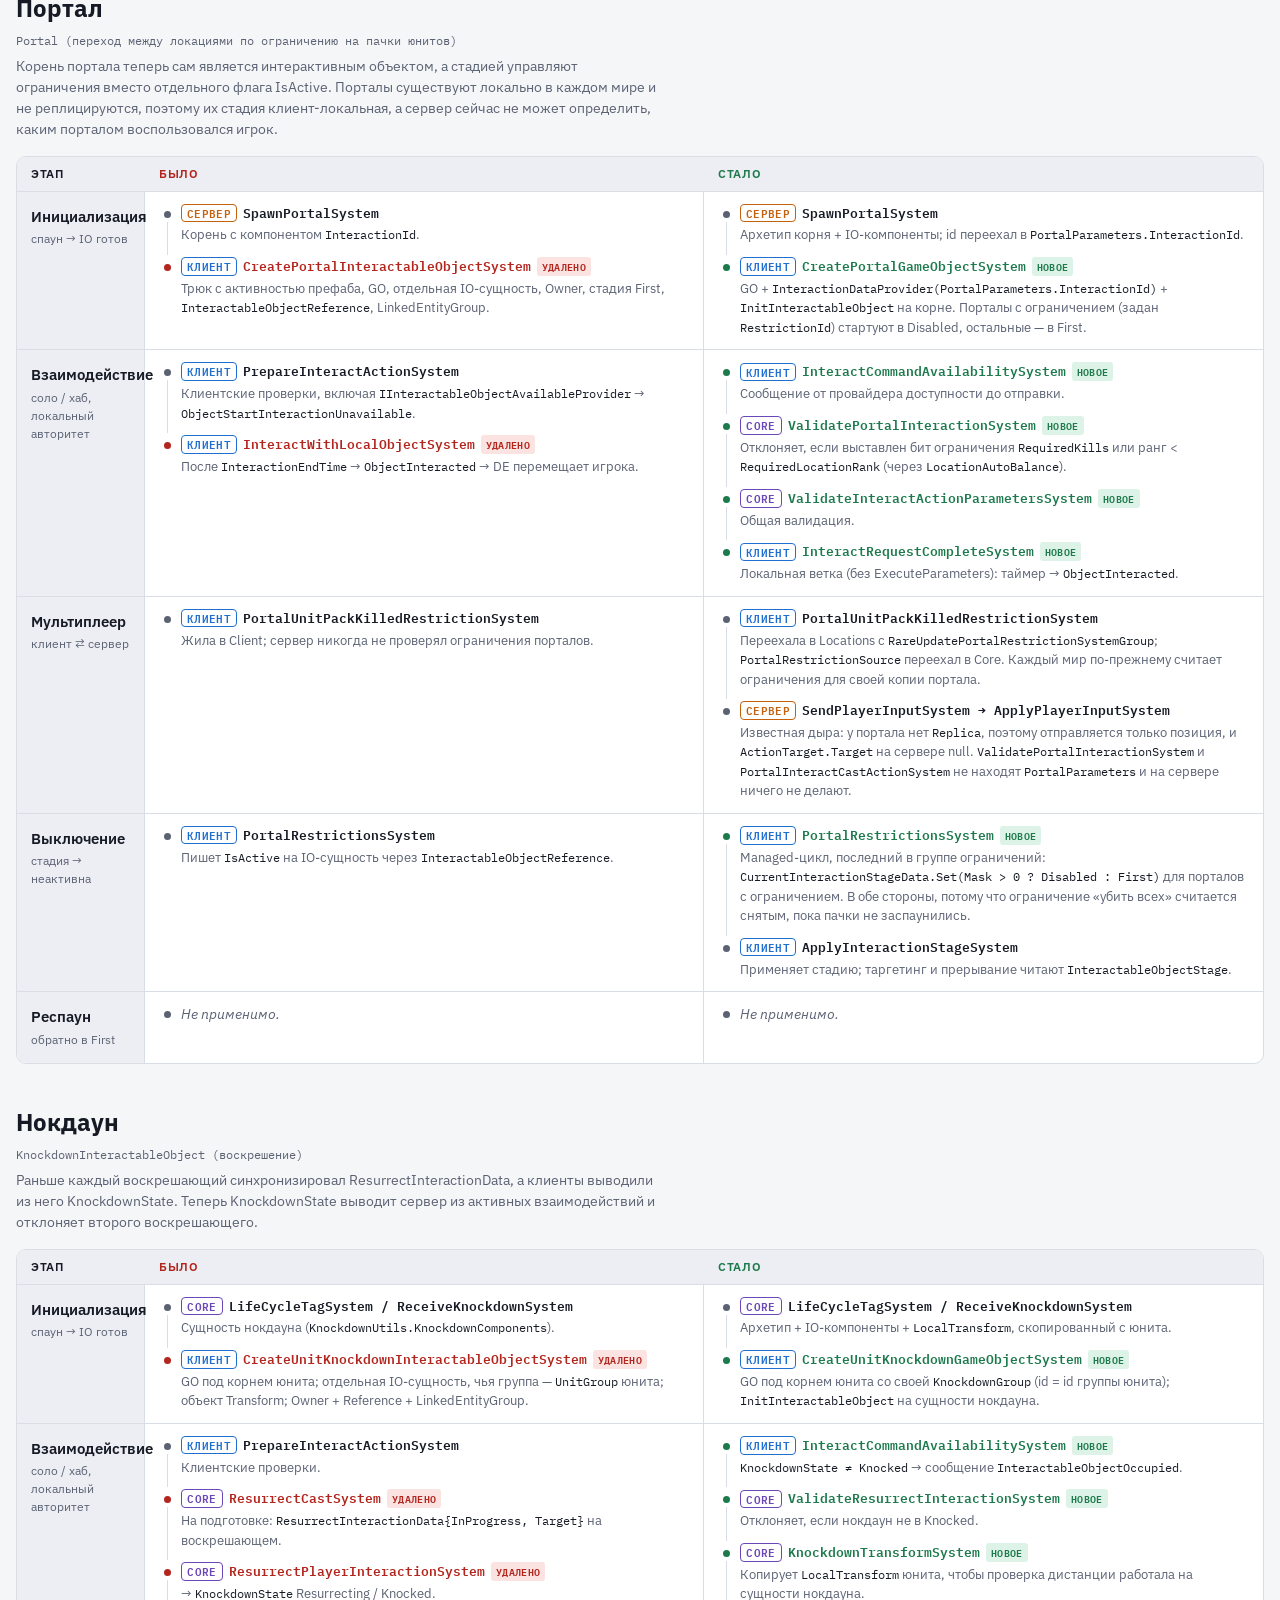
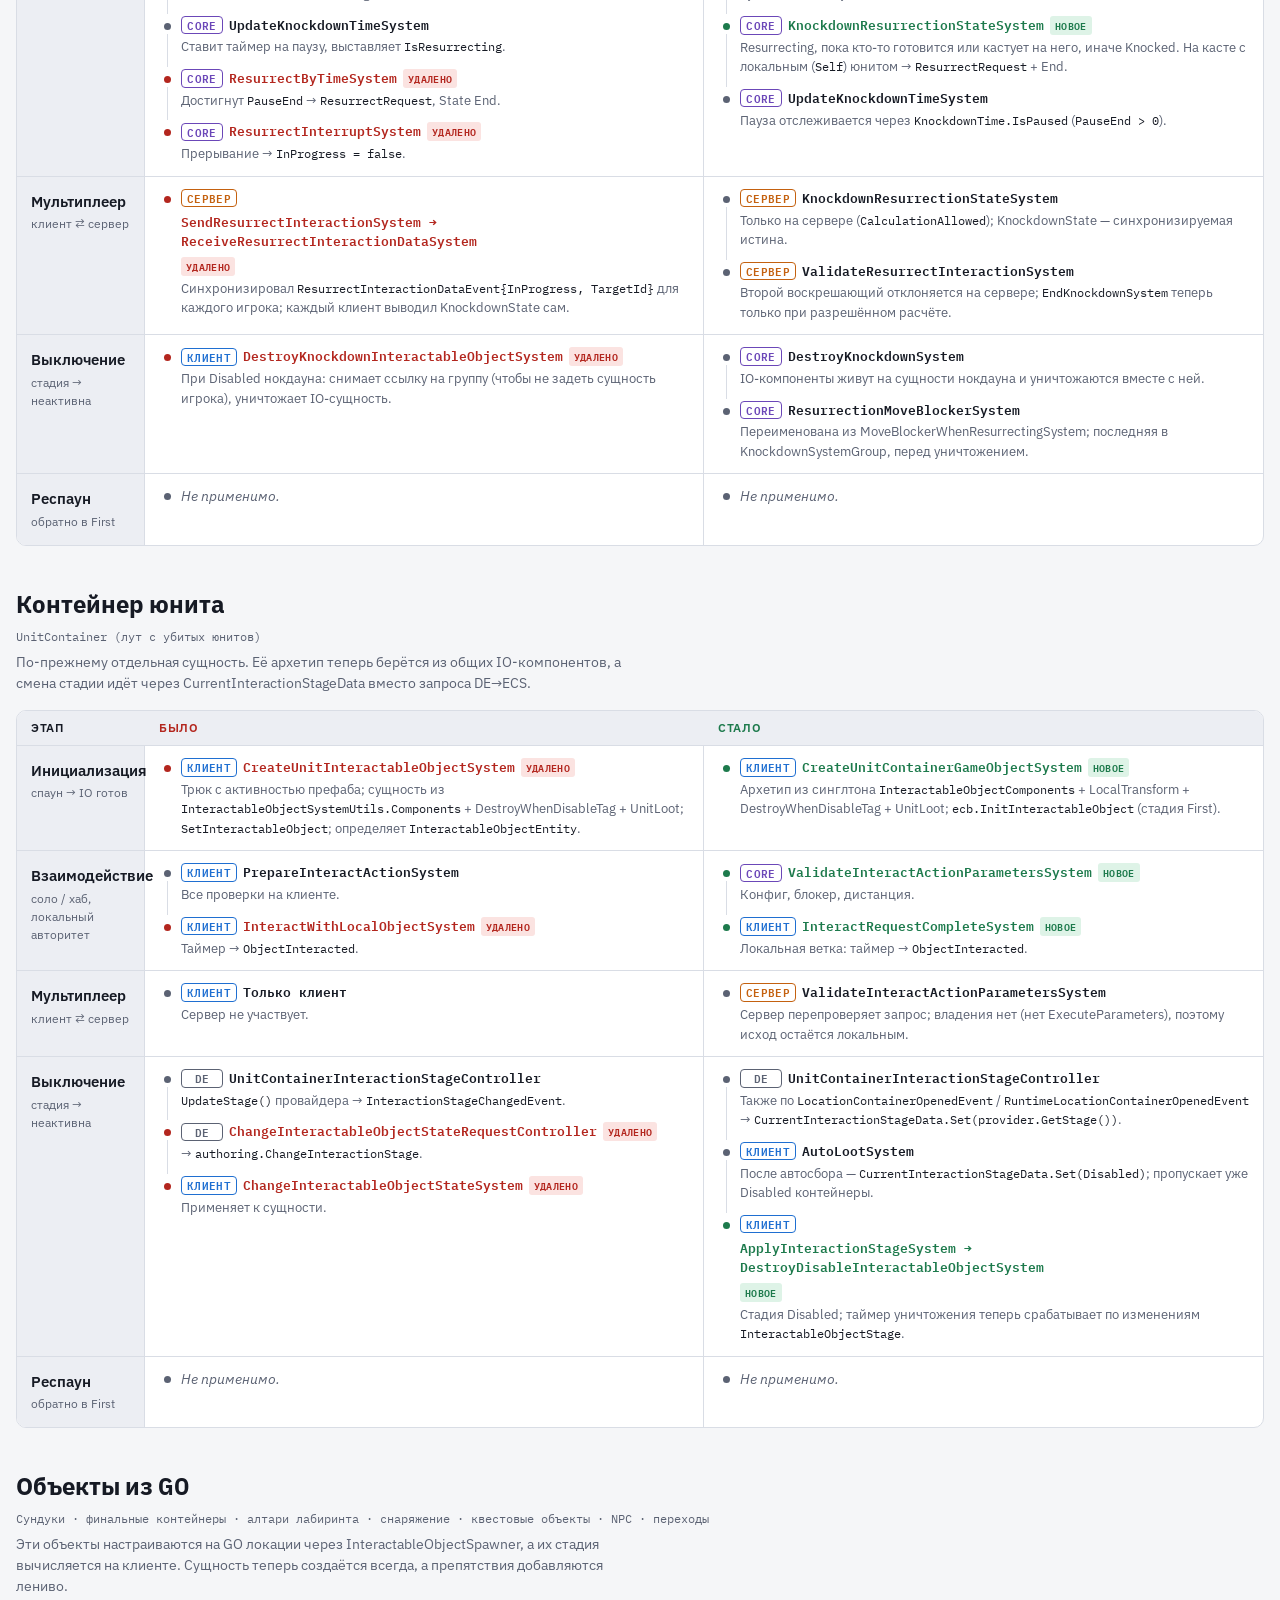
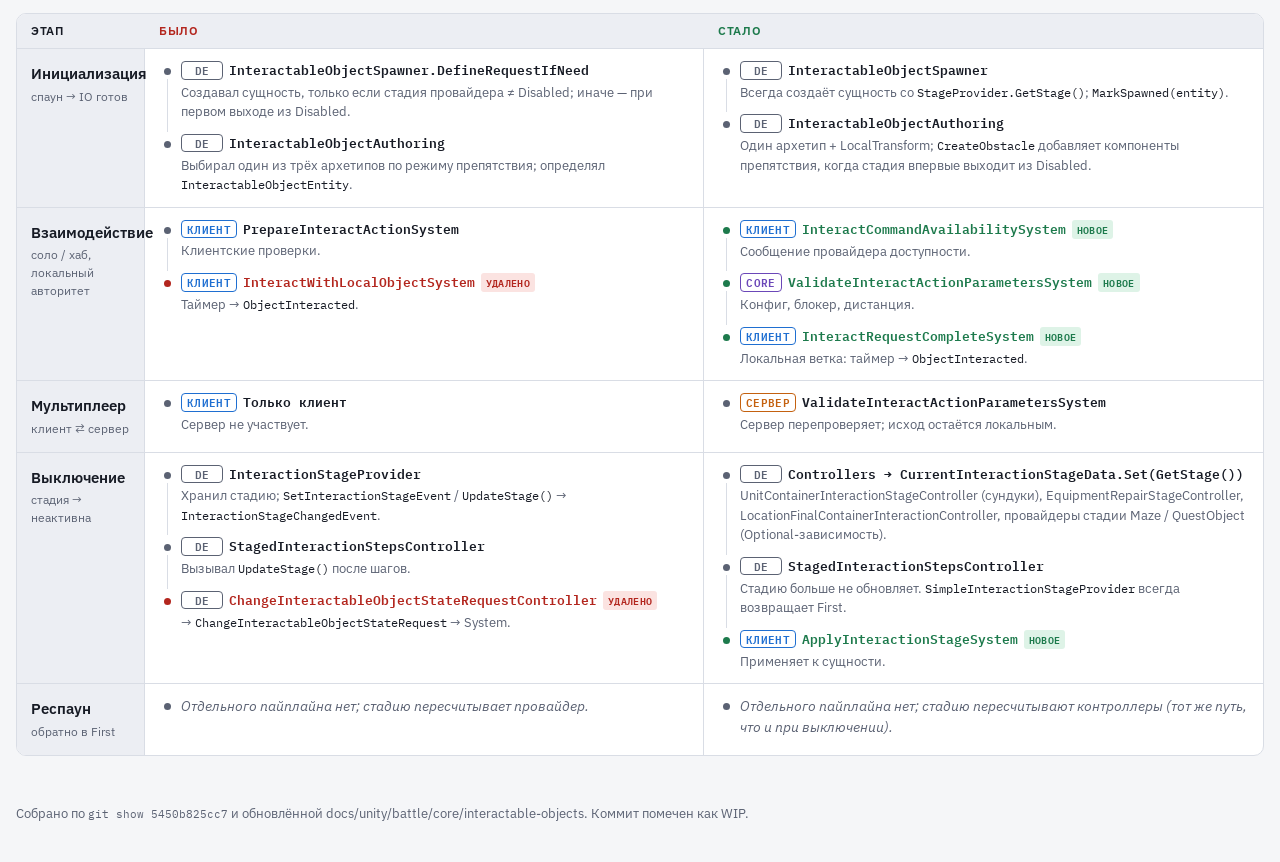
<file: interactables-rework.html>
<!doctype html>
<html lang="ru">
<head>
<meta charset="utf-8">
<meta name="viewport" content="width=device-width, initial-scale=1, viewport-fit=cover">
<title>Переработка интерактивных объектов</title>
<link rel="stylesheet" href="common.css">
<style>
body { font-size: 14px; line-height: 1.5; }
body::before { content: ""; position: fixed; inset: 0 0 auto; height: env(safe-area-inset-top, 0px); z-index: 10; background: var(--surface); }
.wrap {
  max-width: 1280px; margin: 0 auto;
  padding-left: max(16px, env(safe-area-inset-left, 0px));
  padding-right: max(16px, env(safe-area-inset-right, 0px));
}
code, .mono { font-size: 0.88em; }

header.top { padding-block: 36px 24px; display: grid; gap: 14px; }
.eyebrow { font-family: var(--f-mono); font-size: 12px; color: var(--muted); letter-spacing: 0.04em; display: flex; flex-wrap: wrap; gap: 6px 14px; }
.eyebrow b { color: var(--ink); font-weight: 500; }
h1 { font-size: clamp(28px, 4vw, 40px); line-height: 1.1; }
.lede { max-width: 72ch; color: var(--muted); margin: 0; font-size: 15px; }
.stat { display: flex; gap: 18px; flex-wrap: wrap; font-family: var(--f-mono); font-size: 13px; }
.stat .add { color: var(--good); } .stat .del { color: var(--bad); }

nav.index {
  position: sticky; top: env(safe-area-inset-top, 0px); z-index: 5;
  background: color-mix(in srgb, var(--bg) 92%, transparent); backdrop-filter: blur(6px);
  border-block: 1px solid var(--line);
}
nav.index .wrap { display: flex; gap: 6px; align-items: center; overflow-x: auto; padding-block: 8px; scrollbar-width: thin; }
nav.index a {
  white-space: nowrap; text-decoration: none; color: var(--ink); font-weight: 500; font-size: 13px;
  padding: 5px 10px; border-radius: 6px; border: 1px solid transparent;
}
nav.index a:hover, nav.index a:focus-visible { border-color: var(--line); background: var(--surface); outline: none; }
nav.index .sp { flex: 1; }
.toggle { display: inline-flex; align-items: center; gap: 6px; font-size: 13px; color: var(--muted); white-space: nowrap; cursor: pointer; }
.toggle input { accent-color: var(--good); }

section { padding-block: 32px 8px; scroll-margin-top: 56px; }
.sec-head { display: grid; gap: 6px; margin-bottom: 16px; }
.sec-head h2 { font-size: 24px; }
.sec-head p { margin: 0; color: var(--muted); max-width: 80ch; }
.sec-head .members { font-family: var(--f-mono); font-size: 12px; color: var(--muted); }

ol.arch { list-style: none; padding: 0; margin: 0; display: grid; grid-template-columns: repeat(auto-fit, minmax(min(100%, 380px), 1fr)); gap: 10px; }
ol.arch li { background: var(--surface); border: 1px solid var(--line); border-radius: 8px; padding: 14px 16px; display: grid; gap: 6px; min-width: 0; }
ol.arch h3 { font-size: 16px; }
ol.arch p { margin: 0; color: var(--muted); }
ol.arch p code { color: var(--ink); }
.gone { color: var(--bad); text-decoration: line-through; text-decoration-thickness: 1px; }

.legend { display: flex; flex-wrap: wrap; gap: 8px 18px; align-items: center; font-size: 12.5px; color: var(--muted); margin-top: 18px; }
.legend span { display: inline-flex; align-items: center; gap: 6px; }

.where {
  font-family: var(--f-mono); font-size: 10.5px; font-weight: 600; letter-spacing: 0.03em; line-height: 1;
  padding: 3px 5px; border-radius: 4px; border: 1px solid currentColor; flex: none; min-width: 42px; text-align: center;
}
.where.c { color: var(--client); } .where.s { color: var(--server); } .where.k { color: var(--core); } .where.d { color: var(--muted); }
.tag { font-family: var(--f-mono); font-size: 10px; font-weight: 600; padding: 2px 5px; border-radius: 3px; letter-spacing: 0.03em; }
.tag.rm { color: var(--bad); background: var(--bad-soft); }
.tag.nw { color: var(--good); background: var(--good-soft); }

.grid { border: 1px solid var(--line); border-radius: 10px; overflow: hidden; background: var(--surface); }
.row { display: grid; grid-template-columns: 128px minmax(0, 1fr) minmax(0, 1fr); border-top: 1px solid var(--line); }
.row:first-child { border-top: 0; }
.row.head { background: var(--code-bg); font-weight: 600; font-size: 12px; letter-spacing: 0.06em; text-transform: uppercase; }
.row.head > div { padding: 8px 14px; }
.row.head .o { color: var(--bad); } .row.head .n { color: var(--good); }
.stage { padding: 14px; font-family: var(--f-display); font-weight: 600; font-size: 15px; border-right: 1px solid var(--line); background: var(--code-bg); }
.stage small { display: block; font-family: var(--f-body); font-weight: 400; font-size: 12px; color: var(--muted); margin-top: 2px; }
.cell { padding: 12px 14px; min-width: 0; }
.cell.o { border-right: 1px solid var(--line); }
.cell .ml { display: none; font-size: 11px; font-weight: 600; letter-spacing: 0.06em; text-transform: uppercase; margin-bottom: 6px; }
.cell.o .ml { color: var(--bad); } .cell.n .ml { color: var(--good); }

ol.pipe { list-style: none; margin: 0; padding: 0; display: grid; gap: 0; }
ol.pipe li { position: relative; padding: 0 0 12px 22px; min-width: 0; }
ol.pipe li:last-child { padding-bottom: 0; }
ol.pipe li::before { content: ""; position: absolute; left: 5px; top: 7px; width: 7px; height: 7px; border-radius: 50%; background: var(--muted); }
ol.pipe li::after { content: ""; position: absolute; left: 8px; top: 18px; bottom: 2px; width: 1px; background: var(--line); }
ol.pipe li:last-child::after { display: none; }
.cell.o li.rm::before { background: var(--bad); }
.cell.n li.nw::before { background: var(--good); }
.sh { display: flex; flex-wrap: wrap; align-items: center; gap: 6px; }
.sh code { font-weight: 600; font-size: 12.5px; overflow-wrap: anywhere; }
li.rm .sh code { color: var(--bad); }
li.nw .sh code { color: var(--good); }
.desc { margin: 3px 0 0; color: var(--muted); font-size: 13px; }
.desc code { color: var(--ink); font-size: 12px; overflow-wrap: anywhere; }
.na { color: var(--muted); font-style: italic; }
body.compact .desc { display: none; }
body.compact ol.pipe li { padding-bottom: 6px; }

footer { padding-block: 40px; color: var(--muted); font-size: 12.5px; }

.walk { display: grid; gap: 12px; }
.phase { display: grid; grid-template-columns: 200px minmax(0, 1fr); background: var(--surface); border: 1px solid var(--line); border-radius: 10px; overflow: hidden; }
.phase-head { padding: 14px; background: var(--code-bg); border-right: 1px solid var(--line); display: grid; align-content: start; gap: 4px; }
.phase-head .num { font-family: var(--f-mono); font-size: 12px; color: var(--muted); font-variant-numeric: tabular-nums; }
.phase-head h3 { font-size: 16px; }
.phase-head p { margin: 0; font-size: 12.5px; color: var(--muted); }
.phase .body { padding: 14px; min-width: 0; }
.callouts { display: grid; grid-template-columns: repeat(auto-fit, minmax(min(100%, 320px), 1fr)); gap: 10px; margin-top: 14px; }
.callout { border: 1px solid var(--line); border-radius: 8px; padding: 12px 14px; background: var(--surface); min-width: 0; }
.callout h4 { margin: 0 0 4px; font-family: var(--f-display); font-size: 14px; }
.callout p { margin: 0; color: var(--muted); font-size: 13px; }
.callout p code { color: var(--ink); }
.callout.warn { border-color: color-mix(in srgb, var(--server) 45%, var(--line)); }
.callout.warn h4 { color: var(--server); }
@media (max-width: 820px) {
  .phase { grid-template-columns: minmax(0, 1fr); }
  .phase-head { border-right: 0; border-bottom: 1px solid var(--line); }
}
@media (max-width: 820px) {
  .row { grid-template-columns: minmax(0, 1fr); }
  .row.head { display: none; }
  .stage { border-right: 0; border-bottom: 1px solid var(--line); padding: 10px 14px; }
  .stage small { display: inline; margin-left: 6px; }
  .cell.o { border-right: 0; border-bottom: 1px dashed var(--line); }
  .cell .ml { display: block; }
}
@media (prefers-reduced-motion: no-preference) { html { scroll-behavior: smooth; } }
</style>
</head>
<body>
<header class="wrap top">
  <div class="eyebrow"><span>коммит <b>5450b825cc7</b></span><span>ветка <b>authorative-server</b></span><span>“rework interactables wip”</span><span>2026-11-09</span></div>
  <h1>Переработка интерактивных объектов</h1>
  <p class="lede">Интерактивные объекты теперь живут на той сущности, которой принадлежат, а исход каждого взаимодействия решает сервер. В первом разделе перечислены архитектурные изменения. Дальше для каждого типа интерактивного объекта — сравнение «Было / Стало» по пайплайнам инициализации, взаимодействия, мультиплеера, выключения и респауна.</p>
  <div class="stat"><span>519 файлов</span><span class="add">+5078</span><span class="del">−5790</span></div>
</header>

<nav class="index" aria-label="Разделы">
  <div class="wrap" id="navlinks">
    <a href="#architecture">Архитектура</a>
    <a href="#storage-mine">Пример: платная шахта</a>
    <span class="sp"></span>
    <label class="toggle"><input type="checkbox" id="compact"> Только системы</label>
  </div>
</nav>

<main class="wrap">
  <section id="architecture">
    <div class="sec-head">
      <h2>Архитектурные изменения</h2>
      <p>Относятся ко всем типам ниже.</p>
    </div>
    <ol class="arch">
      <li><h3>Сущность-владелец и есть интерактивный объект</h3><p>Сущности шахт, терминалов, порталов и нокдауна сами несут компоненты интерактивного объекта. Клиент добавляет <code>InteractableObjectUtils.InteractableObjectComponents</code> к их архетипам спауна и приёма через <code>InteractableObjectArchetypeComponents</code> (расширение инициализации мира в Core, заполняется <code>BattleClientArchetypeActivator</code>). Удалены: отдельная IO-сущность, <span class="gone">InteractableObjectOwner</span>, <span class="gone">InteractableObjectReference</span> и связка через LinkedEntityGroup. Отдельные сущности создают только GO-спаунеры и контейнеры юнитов.</p></li>
      <li><h3>Одна ссылка на группу</h3><p><code>GroupReference</code> (сущность → GroupComponent) заменяет <span class="gone">InteractableObjectParentGroupReference</span>, <span class="gone">MineRootReference</span> и прямые обращения к <code>UnitGroup</code>. Её используют также юниты, ловушки и двери. Обратная ссылка в DE — <code>EntityReference</code>, она заменяет <span class="gone">InteractableObjectEntity</span> и <span class="gone">MineEntityReference</span>.</p></li>
      <li><h3>Create*GameObjectSystem + InitInteractableObject</h3><p>У каждого типа одна система, которая спаунит GO и вызывает <code>InitInteractableObject</code> через ECB. Этот вызов добавляет GroupReference и CurrentInteractionStageData, определяет EntityReference и активирует GO. Префабы сохранены выключенными — это заменяет трюк с <code>prefab.SetActive(false)</code> в рантайме. Запросы фильтруют по <code>WithNone GroupReference</code>.</p></li>
      <li><h3>Стадия — серверные данные</h3><p><code>InteractionStage</code> переехал в Core. <code>InteractionObjectState.IsActive</code> (bool) стал <code>.Stage</code> (First / Second / Disabled) и синхронизируется как long. Ящики (Box) после сбора переходят в Second, всё остальное — в Disabled (<code>MineUtils.GetCollectedStage</code>).</p></li>
      <li><h3>Один держатель стадии, один применяющий</h3><p><code>CurrentInteractionStageData</code> — один и тот же объект как DE Data и как managed-компонент. Его <code>Set</code> отправляет <code>InteractionStageChanged</code>. <code>ApplyInteractionStageSystem</code> теперь единственный, кто пишет InteractableObjectStage и InteractionId. Компонента <span class="gone">IsActive</span> больше нет: «активен» — это <code>InteractableObjectStage.IsActive</code> (стадия не Disabled), а ограничения порталов и автолут теперь меняют стадию. Удалены: <span class="gone">SetInteractionStageEvent</span>, <span class="gone">ChangeInteractableObjectStateRequest</span> вместе с System и Controller, и <span class="gone">IsInteracted</span>. Провайдеры стадии теперь — чистый <code>GetStage()</code>.</p></li>
      <li><h3>Валидация переехала в Core</h3><p><code>ValidateInteractActionParametersSystem</code> работает и на клиенте, и на сервере. Она проверяет конфиг, блокер, стадию Disabled и дистанцию (+<code>SyncSettings.AllowedDistanceError</code>), затем выставляет ObjectOwner. Перед ней работают валидаторы типов: <code>ValidatePortalInteractionSystem</code> и <code>ValidateResurrectInteractionSystem</code>. Порталы пока исключение: они не сетевые объекты, поэтому сервер не получает цель-портал и его проверки порталов не срабатывают. На клиенте <code>InteractCommandAvailabilitySystem</code> отбрасывает команду до отправки и показывает сообщение. Она заменяет проверки в <span class="gone">PrepareInteractActionSystem</span> и <span class="gone">EnableInteractActionParametersSystem</span>.</p></li>
      <li><h3>Общие объекты захватываются на касте</h3><p>Во время подготовки общий объект никто не блокирует: начать могут несколько игроков, побеждает тот, кто первым дойдёт до каста. <code>CastInteractActionSystem</code> (Core, миры с разрешённым расчётом) захватывает <code>ExecuteParameters.Owner</code>, затем <code>UpdateInteractableObjectOnCastSystem</code> (бывшая MineCollectedSystem, теперь в Core/Interaction) записывает стадию «собрано» и список майнеров для персональных ящиков. <span class="gone">MineCollectedBySelfSystem</span> влита в <code>InteractionObjectStageSystem</code>. Удалены: <span class="gone">SetMineOwnerSystem</span>, <span class="gone">ResetOwnerByInterruptSystem</span>, <span class="gone">ContainerInterruptInteractionByOwnerSystem</span>, а также <span class="gone">IsInterrupted</span> / <span class="gone">Frame</span> в ExecuteParameters. <code>IsPrivate</code> переименован в <code>IsPerPlayer</code>.</p></li>
      <li><h3>InteractionResult</h3><p>На игроке теперь есть <code>InteractionResult { Tick, Status: Failure | Success | Occupied }</code>, который сервер синхронизирует через <code>SendInteractionResultSystem</code>. Неудачи пишут <code>RejectRequest</code> и <code>FailInterruptedInteractionSystem</code>. На клиенте <code>InteractRequestCompleteSystem</code> заменяет <span class="gone">InteractWithLocalObjectSystem</span> и <span class="gone">InteractWithSharedObjectSystem</span>.</p></li>
      <li><h3>Компенсация задержки</h3><p>На сервере <code>InteractionLatencyCompensationSystem</code> укорачивает подготовку взаимодействия на <code>SyncSettings.InteractionLatencyCompensation</code> (100 мс), чтобы результат приходил на клиент к концу его локальной подготовки.</p></li>
      <li><h3>Удалено клиентское состояние</h3><p>Кулдауна взаимодействия больше нет: <span class="gone">InteractionCooldown</span>, клиентская <span class="gone">CastInteractActionSystem</span> и <span class="gone">RemoveInteractCooldownSystem</span>. Хаб запускает системы шахт под <code>IsCalculatingAllowed</code>, раз <span class="gone">IsMineCalculationAllowed</span> удалён. Сетевое поле терминала <span class="gone">IsLocked</span> и <span class="gone">ActivateTerminalNetworkEvent</span> удалены. Синхронизация воскрешения больше не использует <span class="gone">ResurrectInteractionData</span>.</p></li>
    </ol>
    <div class="legend">
      <span><span class="where c">КЛИЕНТ</span>клиентский мир</span>
      <span><span class="where s">СЕРВЕР</span>боевой сервер / авторитет</span>
      <span><span class="where k">CORE</span>общий код, работает с обеих сторон</span>
      <span><span class="where d">DE</span>компонент DependencyEngine</span>
      <span><span class="tag rm">УДАЛЕНО</span>система или тип удалены</span>
      <span><span class="tag nw">НОВОЕ</span>добавлено в этом коммите</span>
    </div>
  </section>

  <section id="storage-mine">
    <div class="sec-head">
      <h2>Пример: платная шахта хранилища в рейде</h2>
      <p>Один игрок открывает общую (не персональную) StorageMine со стоимостью в предметах на рейдовом сервере. В каждой фазе системы перечислены в порядке выполнения.</p>
    </div>
    <div class="walk" id="walk"></div>
    <div class="callouts">
      <div class="callout"><h4>Два игрока одновременно</h4><p>Подготовку могут начать оба — ничего не блокируется. Первый каст захватывает <code>ExecuteParameters.Owner</code> и получает Success. Второй на своём тике каста получает <code>InteractionResult</code> Occupied, его <code>InteractRequestCompleteSystem</code> отправляет <code>InteractableObjectOccupied</code> (сообщение «занято»), шаги не запускаются, и ничего не списывается.</p></div>
      <div class="callout"><h4>Персональный вариант</h4><p>При <code>IsPrivateLoot</code> у спаунера (<code>IsPerPlayer</code>) владелец не захватывается. Первый каст переводит серверную стадию в Disabled, но остальные клиенты продолжают видеть First. Каст добавляет открывшего в <code>MinerBufferElement</code> (персональные Box и StorageMine), и для него шахта считается «собранной». Завершение всё равно ждёт серверного <code>InteractionResult</code>, как и у общих шахт.</p></div>
      <div class="callout"><h4>Отдельного подтверждения открытия нет</h4><p>Шаги запускаются только после серверного Success, а он уже означает, что игрок стал владельцем (общая шахта) или добавлен в список майнеров (персональная). Старый обмен <span class="gone">OpenMineNetworkEvent</span> / <span class="gone">MineOpenedNetworkEvent</span> и <span class="gone">ReceiveMineOpenEventSystem</span> удалены вместе с таймаутом в 3 с.</p></div>
      <div class="callout warn"><h4>Неудачная оплата всё равно стоит шахты</h4><p>Каст расходует шахту до того, как <code>storageMineApi.OpenAsync</code> списывает оплату на мета-сервере. Если оплата не прошла, предметы остаются у игрока, но шахта для него потеряна до респауна. Мета-сервер не спрашивает боевой сервер, было ли открытие разрешено, а боевой сервер не проверяет стоимость; <code>InteractionCostAvailableProvider</code> проверяет её только на клиенте.</p></div>
    </div>
  </section>

  <div id="types"></div>
</main>

<footer class="wrap">Собрано по <span class="mono">git show 5450b825cc7</span> и обновлённой docs/unity/battle/core/interactable-objects. Коммит помечен как WIP.</footer>

<script>
const W = { c: "КЛИЕНТ", s: "СЕРВЕР", k: "CORE", d: "DE" };
const STAGES = [
  ["init", "Инициализация", "спаун → IO готов"],
  ["interact", "Взаимодействие", "соло / хаб, локальный авторитет"],
  ["mp", "Мультиплеер", "клиент ⇄ сервер"],
  ["disable", "Выключение", "стадия → неактивна"],
  ["respawn", "Респаун", "обратно в First"]
];

const TYPES = [
{
  id: "mine", name: "Шахта", members: "Mine · StorageMine · Box (ContainerRoot)",
  summary: "Раньше две клиентские системы строили GO и отдельную IO-сущность, а владелец захватывался в начале взаимодействия. Теперь сущность шахты сама является интерактивным объектом, владение захватывается на касте, а исход сервер сообщает в InteractionResult.",
  init: {
    o: [
      ["s", "SpawnMineBySpawnersSystem / SpawnMineOnRoomUnlockSystem", "Сущность шахты из `MineUtils.SelfMineArchetypeComponents`; `InteractionObjectState{IsActive=true}`, `ExecuteParameters{IsPrivate}`."],
      ["c", "ReceiveMineSystem", "Replica; `IsActive` из long-поля State; ExecuteParameters, включая `IsInterrupted`, `IsPrivate`."],
      ["c", "CreateMineRootSystem", "Выбирает префаб MineRoot / StorageMineRoot / ContainerRoot, переключает `prefab.SetActive(false)`, чтобы сначала выставить id, определяет MineId + `MineEntityReference`, `InitializeContainer`, добавляет `MineRootReference`.", "rm"],
      ["c", "CreateMineInteractableObjectSystem", "Создаёт отдельную IO-сущность, `SharedObjectTag` если не приватная, `InteractableObjectOwner` → шахта, `InteractableObjectReference` на шахте. Стадия не First → `SetInteractableObjectStage` + `SetInteractionStageEvent` + `RemoveLootFromContainer`.", "rm"],
      ["d", "ChangeInteractableObjectStateRequestController", "Передаёт стадию провайдера обратно в IO-сущность.", "rm"]
    ],
    n: [
      ["s", "SpawnMineBySpawnersSystem / SpawnMineOnRoomUnlockSystem", "Архетип `.With(InteractableObjectComponents)`; `State{Stage=First}`, `ExecuteParameters{IsPerPlayer}`."],
      ["c", "ReceiveMineSystem", "Архетип включает IO-компоненты; `Stage` читается из long-поля State."],
      ["c", "CreateMineGameObjectSystem", "Префаб из `MinePrefabs` по `MineType`. Если уже собрана (общая, или персональная и я в `MinerBufferElement`) → `InitializeCollectedContainer` (пустой и открытый, лут не роллится); иначе `InitializeContainer`. `ecb.InitInteractableObject(e, …, collected ? serverStage : First)`.", "nw"]
    ]
  },
  interact: {
    o: [
      ["c", "PlayerInteractInputAuthoring", "Id взаимодействия берётся из `InteractionTargetState`."],
      ["c", "PrepareInteractActionSystem", "Клиентские проверки: параметры включены, кулдаун, блокер, конфиг, дистанция, `IInteractableObjectAvailableProvider`, занятость (`SharedObjectTag` + владелец), уже в процессе. Создаёт InteractRequest."],
      ["k", "EnableInteractActionParametersSystem", "`ObjectOwner` = `InteractableObjectOwner.Entity` или цель.", "rm"],
      ["k", "SetMineOwnerSystem", "Захватывает `ExecuteParameters.Owner` на старте (для неприватных), сохраняет `Frame`.", "rm"],
      ["c", "ContainerInterruptInteractionByOwnerSystem", "Прерывает всех остальных, пока шахта кому-то принадлежит (Box — исключение после выключения).", "rm"],
      ["k", "MineCollectedSystem", "На касте: `IsActive=false`, если не `IsInterrupted`."],
      ["c", "CastInteractActionSystem", "Клиент: включает `IsInteracted` на цели, запускает кулдаун.", "rm"],
      ["c", "InteractWithSharedObjectSystem", "Ждёт владельца → IsActive false → отправляет `ObjectInteracted` (Mine/StorageMine — только владельцу).", "rm"]
    ],
    n: [
      ["c", "PlayerInteractInputAuthoring", "Id читается из `InteractionId` цели (уже соответствует стадии)."],
      ["c", "InteractCommandAvailabilitySystem", "Отбрасывает команду до отправки: провайдер недоступен / запрос уже идёт, показывает сообщение.", "nw"],
      ["k", "ValidateInteractActionParametersSystem", "Конфиг, блокер, `IsDisabled` (владелец может снова зайти в Disabled-шахту за остатками лута), дистанция + допуск. Выставляет `ObjectOwner = target`.", "nw"],
      ["c", "PrepareInteractActionSystem", "Только создаёт InteractRequest + `ObjectInteractionStarted`."],
      ["k", "CastInteractActionSystem", "`IsOccupied` → захватывает Owner, если свободно; пишет `InteractionResult` Success / Occupied.", "nw"],
      ["k", "UpdateInteractableObjectOnCastSystem", "Переименована из MineCollectedSystem. Каст владельца или персональный каст → `Stage = GetCollectedStage` (Box → Second, иначе Disabled). Персональные Box или StorageMine добавляют игрока в `MinerBufferElement`."],
      ["c", "InteractRequestCompleteSystem", "Объекты с `ExecuteParameters` (общие и персональные): ждёт `InteractionResult.Tick == request.Frame` → `ObjectInteracted` или `InteractableObjectOccupied`.", "nw"]
    ]
  },
  mp: {
    o: [
      ["c", "Локальное предсказание", "Клиент выполнял те же проверки подготовки и предсказывал взаимодействие."],
      ["s", "SetMineOwnerSystem → ResetOwnerByInterruptSystem → MineCollectedSystem", "Сервер ставил владельца на старте, сбрасывал его с `IsInterrupted=true` при прерывании, выключал на касте.", "rm"],
      ["s", "SendMineSystem", "Синхронизировал `State` (0/1) и ExecuteParameters `Owner/IsPrivate/IsInterrupted`."],
      ["c", "InteractWithSharedObjectSystem", "Выводил исход из синхронизированных owner / Frame / IsInterrupted / IsActive; отдельная защита от офлайн-мультивзаимодействия («отправлять только последнему»).", "rm"],
      ["s", "ReceiveMineOpenEventSystem", "Принимал событие открытия от любого пользователя."]
    ],
    n: [
      ["s", "ApplyPlayerInputSystem → InteractionLatencyCompensationSystem", "Подготовка укорочена на 100 мс, чтобы результат пришёл к концу клиентской подготовки.", "nw"],
      ["s", "Validate* → CastInteractActionSystem → UpdateInteractableObjectOnCastSystem", "Готовиться могут несколько игроков; первый каст захватывает, остальные получают Occupied."],
      ["s", "FailInterruptedInteractionSystem / RejectRequest", "Пишут Failure (или Occupied), если каста не было или запрос отклонён.", "nw"],
      ["s", "SendInteractionResultSystem → ReceiveInteractionResultSystem", "`InteractionResultNetworkData{Tick, Status}` в шаблоне игрока.", "nw"],
      ["s", "SendMineSystem", "Синхронизирует `State` как long-стадию и ExecuteParameters `Owner/IsPerPlayer`."],
      ["s", "ReceiveMineOpenEventSystem", "Удалена: шаг хранилища запускается только после Success в `InteractionResult`, так что событие открытия стало лишним.", "rm"]
    ]
  },
  disable: {
    o: [
      ["c", "MineStateChangedSystem", "При изменении State: `MineClientUtils.GetMineStage(IsActive, ContainerType)`; приватные шахты пропускаются; Disabled для не-владельца → `RemoveLootFromContainer` + `SetInteractionStageEvent`.", "rm"],
      ["c", "ChangeInteractableObjectStateSystem", "Применяет запрос: IsActive / InteractionId / IsInteracted.", "rm"],
      ["d", "MineContainerInteractionStageController", "При синхронизации контейнера → `UpdateStage()` провайдера (`ResourceInteractionStageProvider`: залутан → Disabled).", "rm"]
    ],
    n: [
      ["c", "MineCollectedBySelfSystem", "Влита в InteractionObjectStageSystem; реплицируемое состояние больше не пишет.", "rm"],
      ["c", "InteractionObjectStageSystem", "`GetMineStage(server, IsPerPlayer, collectedBySelf, HasLoot)`: собравший видит Second, пока остался лут, и Disabled, когда контейнер пуст. Остальные видят серверную стадию (персональная остаётся First). Серверный First, пока я ещё в `MinerBufferElement`, считается устаревшим, а не респауном. Disabled и не моя → `RemoveLootFromContainer`. Пропускает цель ожидающего запроса.", "nw"],
      ["c", "CurrentInteractionStageData.Set → ApplyInteractionStageSystem", "Шлёт `InteractionStageChanged`; применяющий пишет `InteractableObjectStage` Disabled, и таргетинг его отбрасывает.", "nw"],
      ["c", "InterruptInteractActionByInteractionStageChangeSystem", "Прерывает, если `InteractionId` цели ≠ Id в параметрах или её стадия Disabled."]
    ]
  },
  respawn: {
    o: [
      ["s", "StartRespawnMineSystem / RespawnMineSystem", "Под `IsCalculatingAllowed` или `IsMineCalculationAllowed` (хаб). `IsActive=true`, сброс Owner / IsInterrupted / Frame."],
      ["c", "MineStateChangedSystem", "First → смена стадии + `RespawnContainer`.", "rm"],
      ["d", "LootContainerCloseController", "Закрывает UI по `SetInteractionStageEvent(First)`."]
    ],
    n: [
      ["s", "StartRespawnMineSystem / RespawnMineSystem", "Только под `IsCalculatingAllowed` (хаб больше не создаёт `IsMineCalculationAllowed`). `Stage=First`, сброс Owner."],
      ["c", "InteractionObjectStageSystem", "Серверная стадия First → `RespawnContainer` + `Set(First)`."],
      ["d", "LootContainerCloseController", "Закрывает UI по `InteractionStageChanged`, когда текущее значение First."]
    ]
  }
},
{
  id: "terminal", name: "Терминал комнаты", members: "RoomTerminal",
  summary: "Состояние блокировки терминала раньше было отдельным полем IsLocked, которое менял клиент через сетевое событие. Теперь оно следует серверной стадии через тот же пайплайн захвата на касте, что и у шахт, а 5-секундного респауна больше нет.",
  init: {
    o: [
      ["s", "CreateRoomsSystem", "Терминал с `IsLocked` + `InteractionObjectState{IsActive = IsLocked}`."],
      ["c", "ReceiveTerminalSystem", "Читает оба поля: `IsLocked` и `State`."],
      ["c", "CreateTerminalInteractableObjectSystem", "GO + отдельная IO-сущность (`SharedObjectTag`, Owner, стадия из IsActive). Disabled → `SetInteractionStageEvent`. Добавляет `InteractableObjectReference`.", "rm"]
    ],
    n: [
      ["s", "CreateRoomsSystem", "Архетип + IO-компоненты; `Stage = IsLocked ? First : Disabled`. Компонента `IsLocked` на терминале нет."],
      ["c", "ReceiveTerminalSystem", "Читает только `Stage`."],
      ["c", "CreateTerminalGameObjectSystem", "GO + `ecb.InitInteractableObject(e, …, serverStage)`.", "nw"]
    ]
  },
  interact: {
    o: [
      ["c", "PrepareInteractActionSystem", "Те же клиентские проверки, что и у шахт."],
      ["c", "CastInteractActionSystem", "Клиент помечает IO как `IsInteracted`.", "rm"],
      ["c", "TerminalInteractionSystem", "При `IsCalculatingAllowed`: переключает `IsLocked` терминала.", "rm"],
      ["c", "ToggleTerminalActiveStateSystem", "Зеркалит `IsActive = IsLocked`.", "rm"],
      ["k", "SetMineOwnerSystem / MineCollectedSystem", "Работали и для терминала (у него есть ExecuteParameters) → IsActive false."],
      ["s", "RoomUnlockSystem / SetRoomUnlockOwnerSystem", "Копируют `IsLocked` терминала в комнату; владелец при изменении `IsLocked`."]
    ],
    n: [
      ["k", "ValidateInteractActionParametersSystem", "Общая валидация.", "nw"],
      ["k", "CastInteractActionSystem", "Захватывает Owner; пишет InteractionResult.", "nw"],
      ["k", "UpdateInteractableObjectOnCastSystem", "`Stage = Disabled` (не Box)."],
      ["s", "TerminalAspect.IsLocked → RoomUnlockSystem", "`IsLocked` вычисляется: `Stage != Disabled`."],
      ["s", "SetRoomUnlockOwnerSystem", "Срабатывает при изменении `InteractionObjectState` на Disabled."]
    ]
  },
  mp: {
    o: [
      ["d", "SendTerminalUnlockInteractionStep", "Шаг взаимодействия отправлял `ActivateTerminalNetworkEvent` реплике терминала. Сервер доверял клиенту.", "rm"],
      ["s", "ReceiveActivateTerminalEventSystem", "`IsLocked = false`.", "rm"],
      ["s", "SendTerminalLockSystem → ReceiveTerminalLockSystem", "Отдельное long-поле `IsLocked`.", "rm"]
    ],
    n: [
      ["s", "Validate → Cast → UpdateInteractableObjectOnCastSystem", "Тот же серверный путь, что и у шахт; InteractionResult игроку."],
      ["s", "SendTerminalSystem", "Синхронизирует `State` как long-стадию; `InteractableObjectTemplate.IsLocked` удалён."],
      ["c", "InteractRequestCompleteSystem", "Ждёт результат → `ObjectInteracted` / Occupied."]
    ]
  },
  disable: {
    o: [
      ["c", "RoomTerminalStateChangeSystem", "`IsActive` → First/Disabled; выставляет `ChangeInteractableObjectStateRequest` + `SetInteractionStageEvent`; пропускает ожидающий запрос.", "rm"],
      ["c", "ChangeInteractableObjectStateSystem", "Применяет стадию к IO-сущности.", "rm"]
    ],
    n: [
      ["c", "InteractionObjectStageSystem", "Ветка не-шахт: серверная стадия (персональный → First для остальных) → `Set`.", "nw"],
      ["c", "ApplyInteractionStageSystem", "Пишет стадию и InteractionId.", "nw"]
    ]
  },
  respawn: {
    o: [
      ["c", "StartRespawnTerminalSystem", "Если заблокирован и неактивен → `RespawnTerminalTime = now + 5s`.", "rm"],
      ["c", "RespawnTerminalSystem", "По таймауту: `IsActive = true`.", "rm"]
    ],
    n: [["", "", "Респауна нет: после разблокировки терминал остаётся Disabled."]]
  }
},
{
  id: "portal", name: "Портал", members: "Portal (переход между локациями по ограничению на пачки юнитов)",
  summary: "Корень портала теперь сам является интерактивным объектом, а стадией управляют ограничения вместо отдельного флага IsActive. Порталы существуют локально в каждом мире и не реплицируются, поэтому их стадия клиент-локальная, а сервер сейчас не может определить, каким порталом воспользовался игрок.",
  init: {
    o: [
      ["s", "SpawnPortalSystem", "Корень с компонентом `InteractionId`."],
      ["c", "CreatePortalInteractableObjectSystem", "Трюк с активностью префаба, GO, отдельная IO-сущность, Owner, стадия First, `InteractableObjectReference`, LinkedEntityGroup.", "rm"]
    ],
    n: [
      ["s", "SpawnPortalSystem", "Архетип корня + IO-компоненты; id переехал в `PortalParameters.InteractionId`."],
      ["c", "CreatePortalGameObjectSystem", "GO + `InteractionDataProvider(PortalParameters.InteractionId)` + `InitInteractableObject` на корне. Порталы с ограничением (задан `RestrictionId`) стартуют в Disabled, остальные — в First.", "nw"]
    ]
  },
  interact: {
    o: [
      ["c", "PrepareInteractActionSystem", "Клиентские проверки, включая `IInteractableObjectAvailableProvider` → `ObjectStartInteractionUnavailable`."],
      ["c", "InteractWithLocalObjectSystem", "После `InteractionEndTime` → `ObjectInteracted` → DE перемещает игрока.", "rm"]
    ],
    n: [
      ["c", "InteractCommandAvailabilitySystem", "Сообщение от провайдера доступности до отправки.", "nw"],
      ["k", "ValidatePortalInteractionSystem", "Отклоняет, если выставлен бит ограничения `RequiredKills` или ранг < `RequiredLocationRank` (через `LocationAutoBalance`).", "nw"],
      ["k", "ValidateInteractActionParametersSystem", "Общая валидация.", "nw"],
      ["c", "InteractRequestCompleteSystem", "Локальная ветка (без ExecuteParameters): таймер → `ObjectInteracted`.", "nw"]
    ]
  },
  mp: {
    o: [
      ["c", "PortalUnitPackKilledRestrictionSystem", "Жила в Client; сервер никогда не проверял ограничения порталов."]
    ],
    n: [
      ["c", "PortalUnitPackKilledRestrictionSystem", "Переехала в Locations с `RareUpdatePortalRestrictionSystemGroup`; `PortalRestrictionSource` переехал в Core. Каждый мир по-прежнему считает ограничения для своей копии портала."],
      ["s", "SendPlayerInputSystem → ApplyPlayerInputSystem", "Известная дыра: у портала нет `Replica`, поэтому отправляется только позиция, и `ActionTarget.Target` на сервере null. `ValidatePortalInteractionSystem` и `PortalInteractCastActionSystem` не находят `PortalParameters` и на сервере ничего не делают."]
    ]
  },
  disable: {
    o: [["c", "PortalRestrictionsSystem", "Пишет `IsActive` на IO-сущность через `InteractableObjectReference`."]],
    n: [
      ["c", "PortalRestrictionsSystem", "Managed-цикл, последний в группе ограничений: `CurrentInteractionStageData.Set(Mask > 0 ? Disabled : First)` для порталов с ограничением. В обе стороны, потому что ограничение «убить всех» считается снятым, пока пачки не заспаунились.", "nw"],
      ["c", "ApplyInteractionStageSystem", "Применяет стадию; таргетинг и прерывание читают `InteractableObjectStage`."]
    ]
  },
  respawn: { o: [["", "", "Не применимо."]], n: [["", "", "Не применимо."]] }
},
{
  id: "knockdown", name: "Нокдаун", members: "KnockdownInteractableObject (воскрешение)",
  summary: "Раньше каждый воскрешающий синхронизировал ResurrectInteractionData, а клиенты выводили из него KnockdownState. Теперь KnockdownState выводит сервер из активных взаимодействий и отклоняет второго воскрешающего.",
  init: {
    o: [
      ["k", "LifeCycleTagSystem / ReceiveKnockdownSystem", "Сущность нокдауна (`KnockdownUtils.KnockdownComponents`)."],
      ["c", "CreateUnitKnockdownInteractableObjectSystem", "GO под корнем юнита; отдельная IO-сущность, чья группа — `UnitGroup` юнита; объект Transform; Owner + Reference + LinkedEntityGroup.", "rm"]
    ],
    n: [
      ["k", "LifeCycleTagSystem / ReceiveKnockdownSystem", "Архетип + IO-компоненты + `LocalTransform`, скопированный с юнита."],
      ["c", "CreateUnitKnockdownGameObjectSystem", "GO под корнем юнита со своей `KnockdownGroup` (id = id группы юнита); `InitInteractableObject` на сущности нокдауна.", "nw"]
    ]
  },
  interact: {
    o: [
      ["c", "PrepareInteractActionSystem", "Клиентские проверки."],
      ["k", "ResurrectCastSystem", "На подготовке: `ResurrectInteractionData{InProgress, Target}` на воскрешающем.", "rm"],
      ["k", "ResurrectPlayerInteractionSystem", "→ `KnockdownState` Resurrecting / Knocked.", "rm"],
      ["k", "UpdateKnockdownTimeSystem", "Ставит таймер на паузу, выставляет `IsResurrecting`."],
      ["k", "ResurrectByTimeSystem", "Достигнут `PauseEnd` → `ResurrectRequest`, State End.", "rm"],
      ["k", "ResurrectInterruptSystem", "Прерывание → `InProgress = false`.", "rm"]
    ],
    n: [
      ["c", "InteractCommandAvailabilitySystem", "`KnockdownState ≠ Knocked` → сообщение `InteractableObjectOccupied`.", "nw"],
      ["k", "ValidateResurrectInteractionSystem", "Отклоняет, если нокдаун не в Knocked.", "nw"],
      ["k", "KnockdownTransformSystem", "Копирует `LocalTransform` юнита, чтобы проверка дистанции работала на сущности нокдауна.", "nw"],
      ["k", "KnockdownResurrectionStateSystem", "Resurrecting, пока кто-то готовится или кастует на него, иначе Knocked. На касте с локальным (`Self`) юнитом → `ResurrectRequest` + End.", "nw"],
      ["k", "UpdateKnockdownTimeSystem", "Пауза отслеживается через `KnockdownTime.IsPaused` (`PauseEnd > 0`)."]
    ]
  },
  mp: {
    o: [
      ["s", "SendResurrectInteractionSystem → ReceiveResurrectInteractionDataSystem", "Синхронизировал `ResurrectInteractionDataEvent{InProgress, TargetId}` для каждого игрока; каждый клиент выводил KnockdownState сам.", "rm"]
    ],
    n: [
      ["s", "KnockdownResurrectionStateSystem", "Только на сервере (`CalculationAllowed`); KnockdownState — синхронизируемая истина."],
      ["s", "ValidateResurrectInteractionSystem", "Второй воскрешающий отклоняется на сервере; `EndKnockdownSystem` теперь только при разрешённом расчёте."]
    ]
  },
  disable: {
    o: [["c", "DestroyKnockdownInteractableObjectSystem", "При Disabled нокдауна: снимает ссылку на группу (чтобы не задеть сущность игрока), уничтожает IO-сущность.", "rm"]],
    n: [
      ["k", "DestroyKnockdownSystem", "IO-компоненты живут на сущности нокдауна и уничтожаются вместе с ней."],
      ["k", "ResurrectionMoveBlockerSystem", "Переименована из MoveBlockerWhenResurrectingSystem; последняя в KnockdownSystemGroup, перед уничтожением."]
    ]
  },
  respawn: { o: [["", "", "Не применимо."]], n: [["", "", "Не применимо."]] }
},
{
  id: "unit-container", name: "Контейнер юнита", members: "UnitContainer (лут с убитых юнитов)",
  summary: "По-прежнему отдельная сущность. Её архетип теперь берётся из общих IO-компонентов, а смена стадии идёт через CurrentInteractionStageData вместо запроса DE→ECS.",
  init: {
    o: [["c", "CreateUnitInteractableObjectSystem", "Трюк с активностью префаба; сущность из `InteractableObjectSystemUtils.Components` + DestroyWhenDisableTag + UnitLoot; `SetInteractableObject`; определяет `InteractableObjectEntity`.", "rm"]],
    n: [["c", "CreateUnitContainerGameObjectSystem", "Архетип из синглтона `InteractableObjectComponents` + LocalTransform + DestroyWhenDisableTag + UnitLoot; `ecb.InitInteractableObject` (стадия First).", "nw"]]
  },
  interact: {
    o: [
      ["c", "PrepareInteractActionSystem", "Все проверки на клиенте."],
      ["c", "InteractWithLocalObjectSystem", "Таймер → `ObjectInteracted`.", "rm"]
    ],
    n: [
      ["k", "ValidateInteractActionParametersSystem", "Конфиг, блокер, дистанция.", "nw"],
      ["c", "InteractRequestCompleteSystem", "Локальная ветка: таймер → `ObjectInteracted`.", "nw"]
    ]
  },
  mp: {
    o: [["c", "Только клиент", "Сервер не участвует."]],
    n: [["s", "ValidateInteractActionParametersSystem", "Сервер перепроверяет запрос; владения нет (нет ExecuteParameters), поэтому исход остаётся локальным."]]
  },
  disable: {
    o: [
      ["d", "UnitContainerInteractionStageController", "`UpdateStage()` провайдера → `InteractionStageChangedEvent`."],
      ["d", "ChangeInteractableObjectStateRequestController", "→ `authoring.ChangeInteractionStage`.", "rm"],
      ["c", "ChangeInteractableObjectStateSystem", "Применяет к сущности.", "rm"]
    ],
    n: [
      ["d", "UnitContainerInteractionStageController", "Также по `LocationContainerOpenedEvent` / `RuntimeLocationContainerOpenedEvent` → `CurrentInteractionStageData.Set(provider.GetStage())`."],
      ["c", "AutoLootSystem", "После автосбора — `CurrentInteractionStageData.Set(Disabled)`; пропускает уже Disabled контейнеры."],
      ["c", "ApplyInteractionStageSystem → DestroyDisableInteractableObjectSystem", "Стадия Disabled; таймер уничтожения теперь срабатывает по изменениям `InteractableObjectStage`.", "nw"]
    ]
  },
  respawn: { o: [["", "", "Не применимо."]], n: [["", "", "Не применимо."]] }
},
{
  id: "go-spawned", name: "Объекты из GO", members: "Сундуки · финальные контейнеры · алтари лабиринта · снаряжение · квестовые объекты · NPC · переходы",
  summary: "Эти объекты настраиваются на GO локации через InteractableObjectSpawner, а их стадия вычисляется на клиенте. Сущность теперь создаётся всегда, а препятствия добавляются лениво.",
  init: {
    o: [
      ["d", "InteractableObjectSpawner.DefineRequestIfNeed", "Создавал сущность, только если стадия провайдера ≠ Disabled; иначе — при первом выходе из Disabled."],
      ["d", "InteractableObjectAuthoring", "Выбирал один из трёх архетипов по режиму препятствия; определял `InteractableObjectEntity`."]
    ],
    n: [
      ["d", "InteractableObjectSpawner", "Всегда создаёт сущность со `StageProvider.GetStage()`; `MarkSpawned(entity)`."],
      ["d", "InteractableObjectAuthoring", "Один архетип + LocalTransform; `CreateObstacle` добавляет компоненты препятствия, когда стадия впервые выходит из Disabled."]
    ]
  },
  interact: {
    o: [
      ["c", "PrepareInteractActionSystem", "Клиентские проверки."],
      ["c", "InteractWithLocalObjectSystem", "Таймер → `ObjectInteracted`.", "rm"]
    ],
    n: [
      ["c", "InteractCommandAvailabilitySystem", "Сообщение провайдера доступности.", "nw"],
      ["k", "ValidateInteractActionParametersSystem", "Конфиг, блокер, дистанция.", "nw"],
      ["c", "InteractRequestCompleteSystem", "Локальная ветка: таймер → `ObjectInteracted`.", "nw"]
    ]
  },
  mp: {
    o: [["c", "Только клиент", "Сервер не участвует."]],
    n: [["s", "ValidateInteractActionParametersSystem", "Сервер перепроверяет; исход остаётся локальным."]]
  },
  disable: {
    o: [
      ["d", "InteractionStageProvider", "Хранил стадию; `SetInteractionStageEvent` / `UpdateStage()` → `InteractionStageChangedEvent`."],
      ["d", "StagedInteractionStepsController", "Вызывал `UpdateStage()` после шагов."],
      ["d", "ChangeInteractableObjectStateRequestController", "→ `ChangeInteractableObjectStateRequest` → System.", "rm"]
    ],
    n: [
      ["d", "Controllers → CurrentInteractionStageData.Set(GetStage())", "UnitContainerInteractionStageController (сундуки), EquipmentRepairStageController, LocationFinalContainerInteractionController, провайдеры стадии Maze / QuestObject (Optional-зависимость)."],
      ["d", "StagedInteractionStepsController", "Стадию больше не обновляет. `SimpleInteractionStageProvider` всегда возвращает First."],
      ["c", "ApplyInteractionStageSystem", "Применяет к сущности.", "nw"]
    ]
  },
  respawn: {
    o: [["", "", "Отдельного пайплайна нет; стадию пересчитывает провайдер."]],
    n: [["", "", "Отдельного пайплайна нет; стадию пересчитывают контроллеры (тот же путь, что и при выключении)."]]
  }
}
];

function rich(el, text) {
  const parts = text.split("`");
  parts.forEach((p, i) => {
    if (!p) return;
    if (i % 2) { const c = document.createElement("code"); c.textContent = p; el.appendChild(c); }
    else el.appendChild(document.createTextNode(p));
  });
}

function pipeline(steps, side) {
  const ol = document.createElement("ol");
  ol.className = "pipe";
  steps.forEach(([w, sys, desc, tag]) => {
    const li = document.createElement("li");
    if (!w && !sys) {
      const p = document.createElement("p");
      p.className = "na"; p.style.margin = "0";
      p.textContent = desc;
      li.appendChild(p); ol.appendChild(li); return;
    }
    if (tag) li.classList.add(tag);
    const sh = document.createElement("div"); sh.className = "sh";
    const b = document.createElement("span"); b.className = "where " + w; b.textContent = W[w]; sh.appendChild(b);
    const c = document.createElement("code"); c.textContent = sys; sh.appendChild(c);
    if (tag === "rm" && side === "o") { const t = document.createElement("span"); t.className = "tag rm"; t.textContent = "УДАЛЕНО"; sh.appendChild(t); }
    if (tag === "nw" && side === "n") { const t = document.createElement("span"); t.className = "tag nw"; t.textContent = "НОВОЕ"; sh.appendChild(t); }
    li.appendChild(sh);
    if (desc) { const d = document.createElement("p"); d.className = "desc"; rich(d, desc); li.appendChild(d); }
    ol.appendChild(li);
  });
  return ol;
}

const host = document.getElementById("types");
const nav = document.getElementById("navlinks");
const spacer = nav.querySelector(".sp");
TYPES.forEach(t => {
  const a = document.createElement("a"); a.href = "#" + t.id; a.textContent = t.name; nav.insertBefore(a, spacer);
  const sec = document.createElement("section"); sec.id = t.id;
  const head = document.createElement("div"); head.className = "sec-head";
  const h = document.createElement("h2"); h.textContent = t.name; head.appendChild(h);
  const m = document.createElement("div"); m.className = "members"; m.textContent = t.members; head.appendChild(m);
  const p = document.createElement("p"); p.textContent = t.summary; head.appendChild(p);
  sec.appendChild(head);
  const grid = document.createElement("div"); grid.className = "grid";
  const hr = document.createElement("div"); hr.className = "row head";
  hr.innerHTML = '<div>Этап</div><div class="o">Было</div><div class="n">Стало</div>';
  grid.appendChild(hr);
  STAGES.forEach(([key, label, sub]) => {
    const row = document.createElement("div"); row.className = "row";
    const s = document.createElement("div"); s.className = "stage"; s.textContent = label;
    const sm = document.createElement("small"); sm.textContent = sub; s.appendChild(sm); row.appendChild(s);
    ["o", "n"].forEach(side => {
      const cell = document.createElement("div"); cell.className = "cell " + side;
      const ml = document.createElement("div"); ml.className = "ml"; ml.textContent = side === "o" ? "Было" : "Стало"; cell.appendChild(ml);
      cell.appendChild(pipeline(t[key][side], side));
      row.appendChild(cell);
    });
    grid.appendChild(row);
  });
  sec.appendChild(grid);
  host.appendChild(sec);
});


const WALK = [
  { t: "Спаун", sub: "сервер, открытие комнаты или спаунер", steps: [
    ["s", "SpawnMineBySpawnersSystem / SpawnMineOnRoomUnlockSystem", "Сущность шахты с `MineUtils.SelfMineArchetypeComponents` + `InteractableObjectComponents`. `InteractionObjectState{Stage=First}`, `ExecuteParameters{Owner=null, IsPerPlayer=false}`, пустой `MinerBufferElement`."],
    ["s", "SendMineSystem", "Создаёт сетевой объект: MineId, `State` (стадия как long), владелец."]
  ]},
  { t: "Инициализация на клиенте", sub: "приходит реплика", steps: [
    ["c", "ReceiveMineSystem", "Архетип реплики уже включает компоненты интерактивного объекта; `Stage` читается из поля State."],
    ["c", "CreateMineGameObjectSystem", "`MineType.StorageMine` → `MinePrefabs.StorageMine` (StorageMineRoot). Не собрана → `LocationLootService.InitializeContainer`. `ecb.InitInteractableObject(e, …, First)`: GroupReference, CurrentInteractionStageData, EntityReference, GO активирован."],
    ["c", "LoadMineVisualSystem / CreateMineVisualObjectSystem", "Визуал под тип шахты."],
    ["c", "ClosestInteractableObjectTargetingSystem", "В радиусе, стадия не Disabled, нет `InteractionBlocked` → `InteractTarget` на игроке."]
  ]},
  { t: "Ввод", sub: "нажатие кнопки, клиент", steps: [
    ["c", "PlayerInteractInputAuthoring", "Читает `InteractionId` цели (вариант First) в `PlayerCommand` взаимодействия."],
    ["c", "SetPlayerCommandSystem → MoveToActionTargetSystem", "`ActionTarget` = сущность шахты; подводит игрока в радиус, затем включает команду."],
    ["c", "InteractCommandAvailabilitySystem", "Спрашивает `InteractionCostAvailableProvider` группы: стадия не Disabled, прохождение локации, если требуется, предмет-стоимость есть (или все предметы бесплатны). Иначе отбрасывает команду и показывает сообщение. Также отбрасывает, если InteractRequest ещё выполняется."],
    ["c", "SendPlayerInputSystem", "У шахты есть `Replica`, поэтому команда несёт её NetworkObjectId."],
    ["k", "ValidateInteractActionParametersSystem", "Клиентское предсказание: конфиг, блокер, не Disabled, дистанция. Выставляет `ObjectOwner`."],
    ["c", "PrepareInteractActionSystem", "InteractRequest (Frame = тик действия) + `ObjectInteractionStarted` → UI прогресса."]
  ]},
  { t: "Валидация на сервере", sub: "тот же тик на сервере", steps: [
    ["s", "ApplyPlayerInputSystem", "Находит цель через `Storage.IdToEntity`, выставляет `ActionTarget`."],
    ["s", "InteractionLatencyCompensationSystem", "Длительность подготовки −100 мс."],
    ["s", "ValidateInteractActionParametersSystem", "Конфиг, `AttackBlocker`, `IsDisabled` (Disabled и не владелец шахты), дистанция + `AllowedDistanceError`. Отклонено → `InteractionResult` Failure."],
    ["s", "StartActionSystem → подготовка", "`InterruptActionByDistanceToTargetSystem` может прервать, если игрок отойдёт."]
  ]},
  { t: "Каст и ответ", sub: "сервер, конец подготовки", steps: [
    ["s", "CastInteractActionSystem", "`IsOccupied`: свободно → захватывает `Owner = player`; `InteractionResult{Tick, Success}`."],
    ["s", "UpdateInteractableObjectOnCastSystem", "Владелец — этот игрок и стадия First → `Stage = Disabled` (шахта хранилища — не Box)."],
    ["s", "FailInterruptedInteractionSystem", "Прервано до каста → Failure (или Occupied, если захватил кто-то другой)."],
    ["s", "SendInteractionResultSystem / SendMineSystem", "Результат на игроке; State = Disabled и Owner на шахте."],
    ["s", "RemoveMineObstacleSystem / StartRespawnMineSystem", "Препятствие убрано (не Box); запускается кулдаун респауна."]
  ]},
  { t: "Завершение на клиенте", sub: "результат получен", steps: [
    ["c", "ReceiveInteractionResultSystem / ReceiveInteractObjectStateSystem / ReceiveExecuteOwnerSystem", "Результат, стадия и владелец приходят на клиент."],
    ["c", "InteractionObjectStageSystem", "Пропускает эту шахту, пока её InteractRequest ожидает."],
    ["c", "InteractRequestCompleteSystem", "Ждёт `InteractionResult.Tick == request.Frame`. Success → `ObjectInteracted`."],
    ["d", "StagedInteractionStepsController", "Запускает шаги по Order: квесты и аналитика (0), затем шаг хранилища (10)."],
    ["d", "StorageMineContainerInteractionStep", "`storageMineApi.OpenAsync(mineId, tier, rank)` на мета-сервере списывает стоимость и роллит награды. Дополнительного обмена с боевым сервером нет. Ошибки показывают попап и останавливают шаг."],
    ["d", "Награды", "Очищает контейнер шахты, списывает `OpenCost`, раскладывает награды в инвентарь или хранилище, показывает уведомление о предметах."]
  ]},
  { t: "Выключение", sub: "клиент, после завершения", steps: [
    ["c", "InteractionObjectStageSystem", "Серверный Disabled, собрано мной (владелец, затем список майнеров) → Second, пока в контейнере есть лут, Disabled, когда пусто. Другие игроки: не собрано ими → Disabled, `RemoveLootFromContainer`."],
    ["c", "CurrentInteractionStageData.Set → ApplyInteractionStageSystem", "`InteractionStageChanged` в группу (визуал, квестовые цели); `InteractableObjectStage` Disabled."],
    ["c", "ClosestInteractableObjectTargetingSystem / InterruptInteractActionByInteractionStageChangeSystem", "Шахта перестаёт быть целью; всех, кто локально в процессе подготовки на ней, прерывает."]
  ]},
  { t: "Респаун", sub: "сервер, после кулдауна", steps: [
    ["s", "RespawnMineSystem", "`Stage = First`, Owner сброшен, список майнеров очищен."],
    ["c", "InteractionObjectStageSystem", "Серверный First и меня нет в списке майнеров → `RespawnContainer` + `Set(First)`; `LootContainerCloseController` закрывает открытый UI."]
  ]}
];
const walkHost = document.getElementById("walk");
WALK.forEach((ph, i) => {
  const box = document.createElement("div"); box.className = "phase";
  const head = document.createElement("div"); head.className = "phase-head";
  const n = document.createElement("span"); n.className = "num"; n.textContent = String(i + 1).padStart(2, "0"); head.appendChild(n);
  const h = document.createElement("h3"); h.textContent = ph.t; head.appendChild(h);
  const p = document.createElement("p"); p.textContent = ph.sub; head.appendChild(p);
  box.appendChild(head);
  const body = document.createElement("div"); body.className = "body";
  body.appendChild(pipeline(ph.steps, ""));
  box.appendChild(body);
  walkHost.appendChild(box);
});

const compact = document.getElementById("compact");
try { if (localStorage.getItem("io-compact") === "1") { compact.checked = true; document.body.classList.add("compact"); } } catch (e) {}
compact.addEventListener("change", () => {
  document.body.classList.toggle("compact", compact.checked);
  try { localStorage.setItem("io-compact", compact.checked ? "1" : "0"); } catch (e) {}
});
</script>
</body>
</html>
</file>
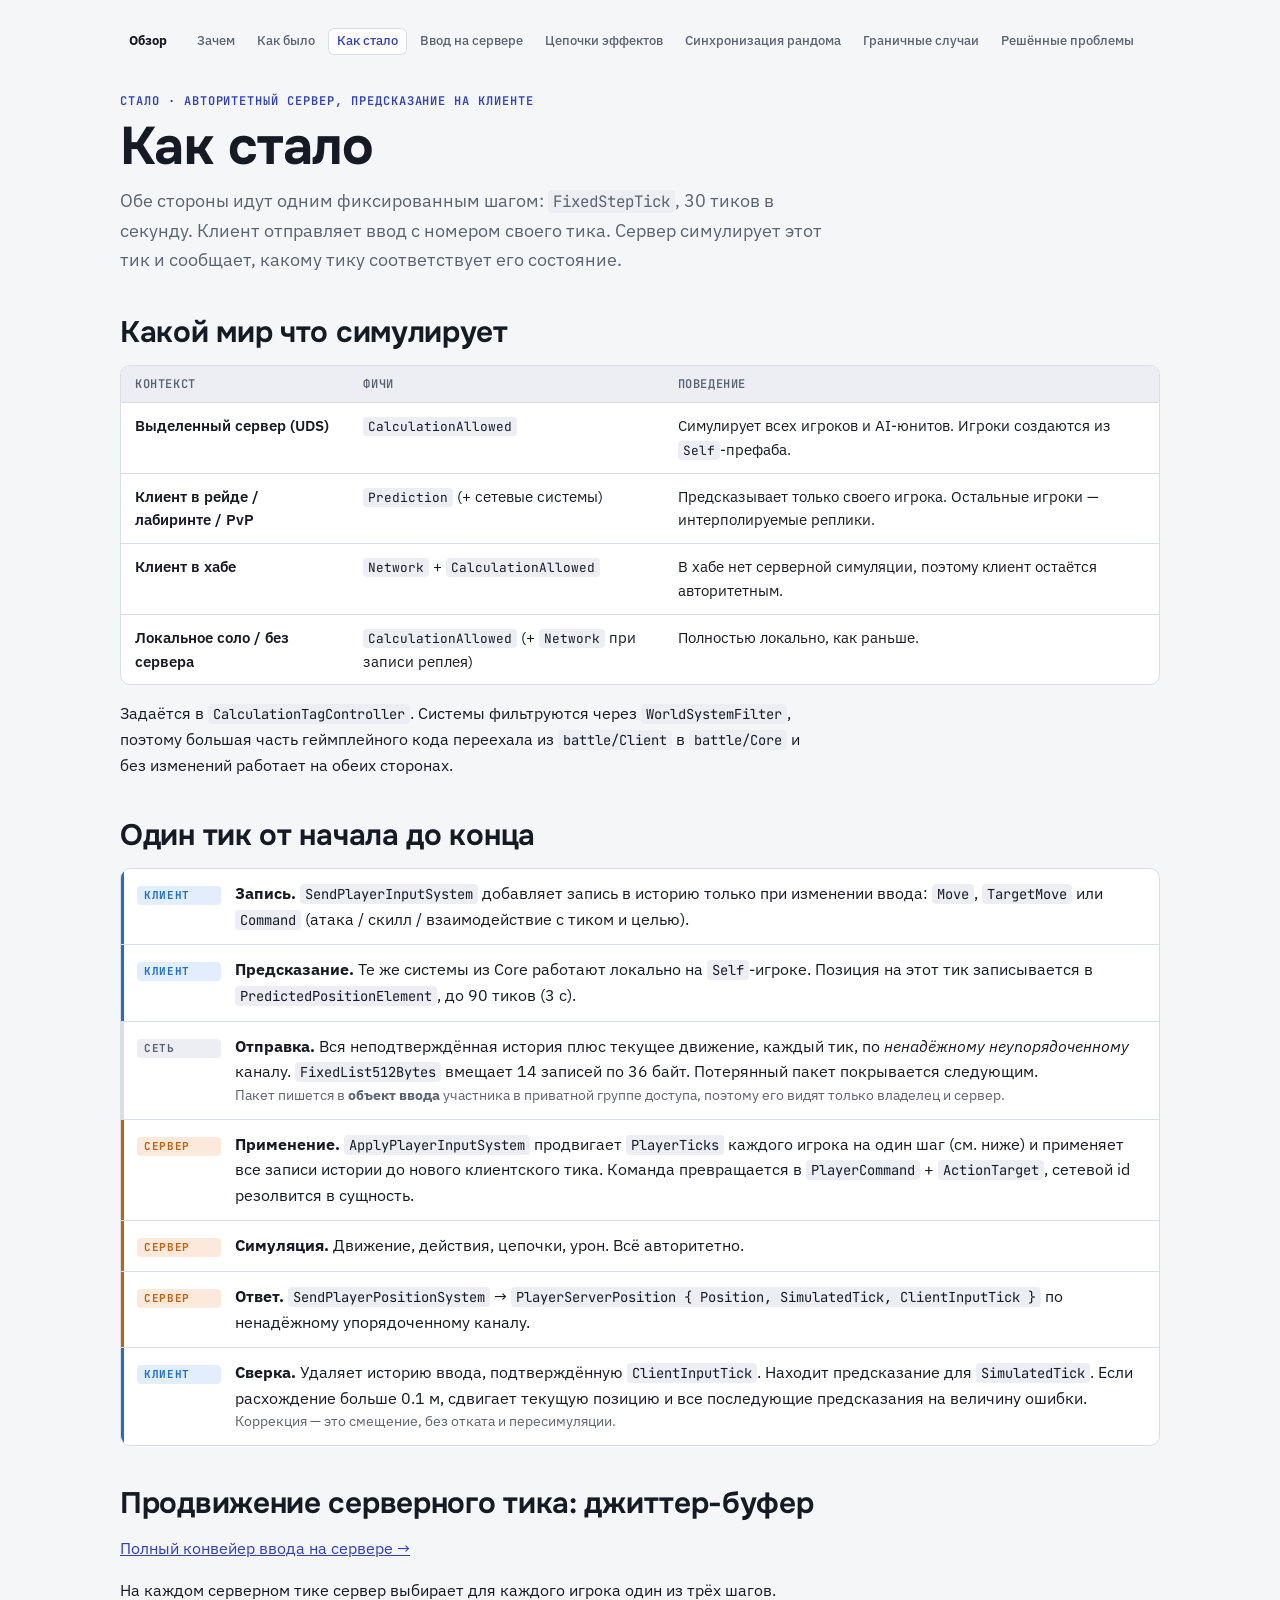
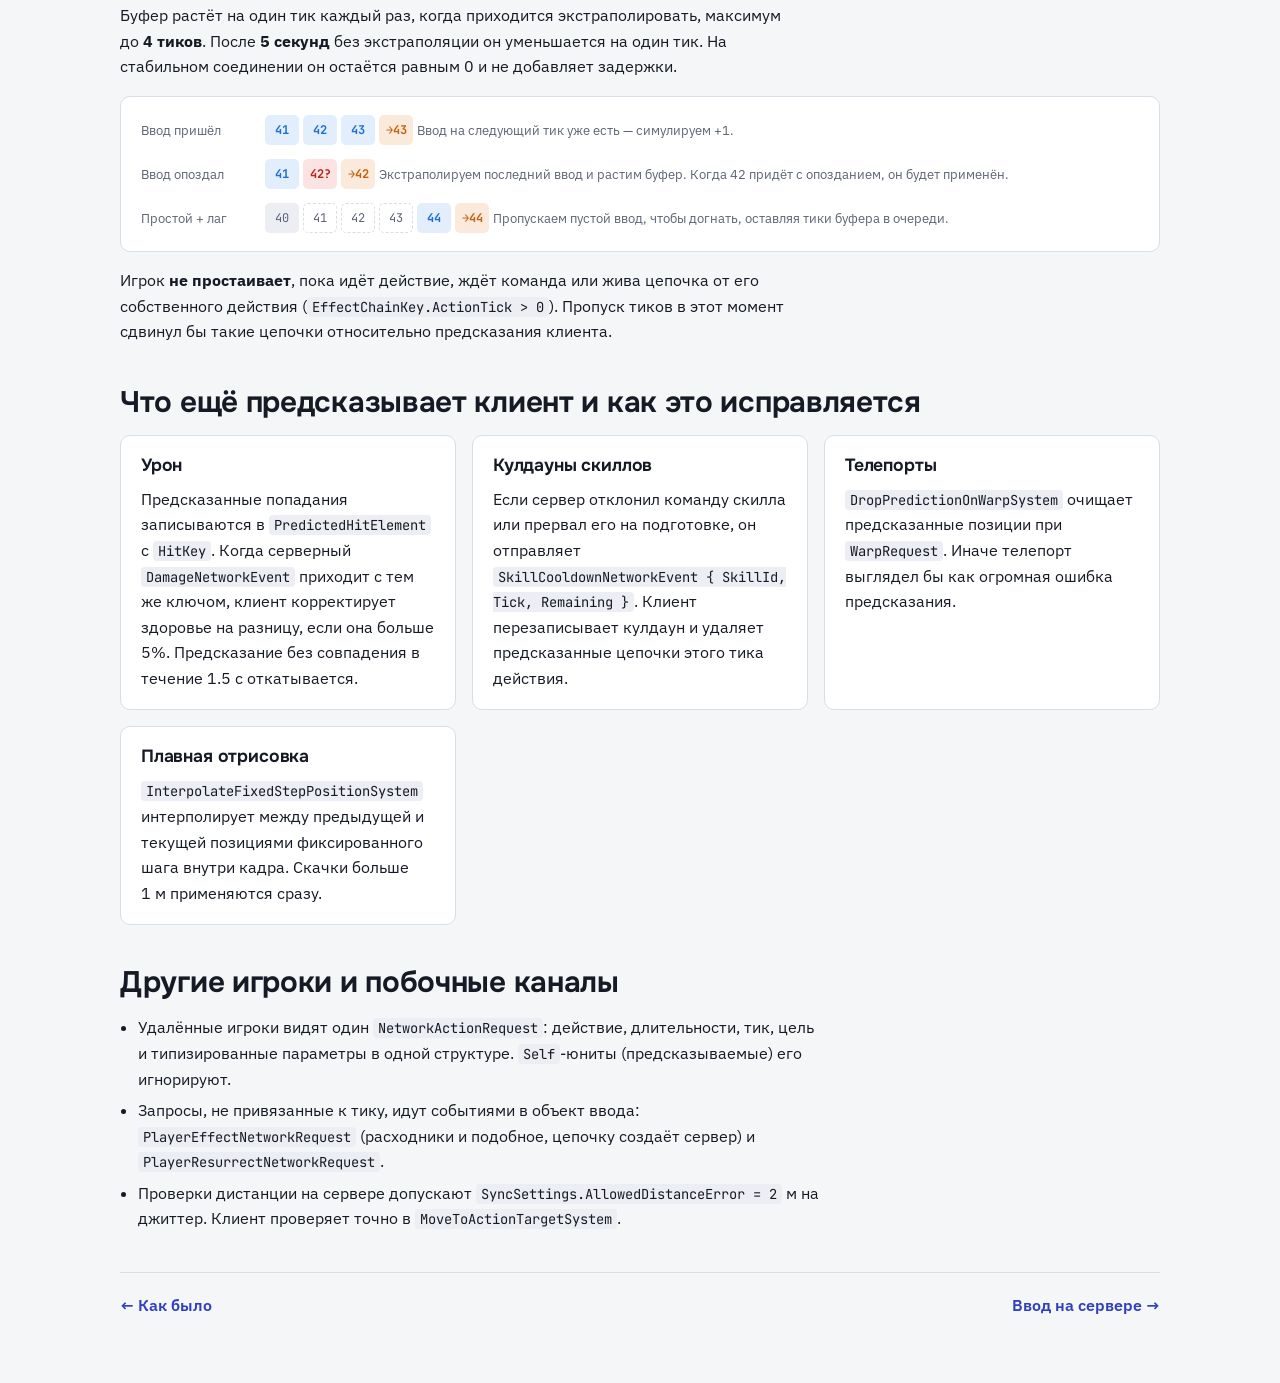
<file: now.html>
<!doctype html>
<html lang="ru">
<head>
<meta charset="utf-8">
<meta name="viewport" content="width=device-width, initial-scale=1, viewport-fit=cover">
<meta name="claude:viewport-fit-sides" content="cover">
<title>Как стало · Авторитетный сервер</title>
<link rel="stylesheet" href="https://fonts.googleapis.com/css2?family=Onest:wght@500..700&family=IBM+Plex+Sans:wght@400;500;600&family=JetBrains+Mono:wght@400;600;700&display=swap">
<link rel="stylesheet" href="deck.css">
</head>
<body>
<div class="page">
  <nav class="nav" aria-label="Страницы">
    <a class="home" href="index.html">Обзор</a>
    <a href="why.html">Зачем</a>
    <a href="before.html">Как было</a>
    <a href="now.html" aria-current="page">Как стало</a>
    <a href="server-input.html">Ввод на сервере</a>
    <a href="effects.html">Цепочки эффектов</a>
    <a href="random.html">Синхронизация рандома</a>
    <a href="edge-cases.html">Граничные случаи</a>
    <a href="problems.html">Решённые проблемы</a>
  </nav>

  <header class="head">
    <span class="eyebrow">Стало · авторитетный сервер, предсказание на клиенте</span>
    <h1>Как стало</h1>
    <p class="lede">Обе стороны идут одним фиксированным шагом: <code>FixedStepTick</code>, 30 тиков в секунду. Клиент отправляет ввод с номером своего тика. Сервер симулирует этот тик и сообщает, какому тику соответствует его состояние.</p>
  </header>

  <section>
    <h2>Какой мир что симулирует</h2>
    <div class="tbl"><table>
      <thead><tr><th>Контекст</th><th>Фичи</th><th>Поведение</th></tr></thead>
      <tbody>
        <tr><td>Выделенный сервер (UDS)</td><td><code>CalculationAllowed</code></td><td>Симулирует всех игроков и AI-юнитов. Игроки создаются из <code>Self</code>-префаба.</td></tr>
        <tr><td>Клиент в рейде / лабиринте / PvP</td><td><code>Prediction</code> (+ сетевые системы)</td><td>Предсказывает только своего игрока. Остальные игроки — интерполируемые реплики.</td></tr>
        <tr><td>Клиент в хабе</td><td><code>Network</code> + <code>CalculationAllowed</code></td><td>В хабе нет серверной симуляции, поэтому клиент остаётся авторитетным.</td></tr>
        <tr><td>Локальное соло / без сервера</td><td><code>CalculationAllowed</code> (+ <code>Network</code> при записи реплея)</td><td>Полностью локально, как раньше.</td></tr>
      </tbody>
    </table></div>
    <p>Задаётся в <code>CalculationTagController</code>. Системы фильтруются через <code>WorldSystemFilter</code>, поэтому большая часть геймплейного кода переехала из <code>battle/Client</code> в <code>battle/Core</code> и без изменений работает на обеих сторонах.</p>
  </section>

  <section>
    <h2>Один тик от начала до конца</h2>
    <div class="flow">
      <div class="step c"><span class="who c">Клиент</span><div><b>Запись.</b> <code>SendPlayerInputSystem</code> добавляет запись в историю только при изменении ввода: <code>Move</code>, <code>TargetMove</code> или <code>Command</code> (атака / скилл / взаимодействие с тиком и целью).</div></div>
      <div class="step c"><span class="who c">Клиент</span><div><b>Предсказание.</b> Те же системы из Core работают локально на <code>Self</code>-игроке. Позиция на этот тик записывается в <code>PredictedPositionElement</code>, до 90 тиков (3&nbsp;с).</div></div>
      <div class="step n"><span class="who n">Сеть</span><div><b>Отправка.</b> Вся неподтверждённая история плюс текущее движение, каждый тик, по <i>ненадёжному неупорядоченному</i> каналу. <code>FixedList512Bytes</code> вмещает 14 записей по 36 байт. Потерянный пакет покрывается следующим.<small>Пакет пишется в <b>объект ввода</b> участника в приватной группе доступа, поэтому его видят только владелец и сервер.</small></div></div>
      <div class="step s"><span class="who s">Сервер</span><div><b>Применение.</b> <code>ApplyPlayerInputSystem</code> продвигает <code>PlayerTicks</code> каждого игрока на один шаг (см. ниже) и применяет все записи истории до нового клиентского тика. Команда превращается в <code>PlayerCommand</code> + <code>ActionTarget</code>, сетевой id резолвится в сущность.</div></div>
      <div class="step s"><span class="who s">Сервер</span><div><b>Симуляция.</b> Движение, действия, цепочки, урон. Всё авторитетно.</div></div>
      <div class="step s"><span class="who s">Сервер</span><div><b>Ответ.</b> <code>SendPlayerPositionSystem</code> → <code>PlayerServerPosition { Position, SimulatedTick, ClientInputTick }</code> по ненадёжному упорядоченному каналу.</div></div>
      <div class="step c"><span class="who c">Клиент</span><div><b>Сверка.</b> Удаляет историю ввода, подтверждённую <code>ClientInputTick</code>. Находит предсказание для <code>SimulatedTick</code>. Если расхождение больше 0.1&nbsp;м, сдвигает текущую позицию и все последующие предсказания на величину ошибки.<small>Коррекция — это смещение, без отката и пересимуляции.</small></div></div>
    </div>
  </section>

  <section>
    <h2>Продвижение серверного тика: джиттер-буфер</h2>
    <p><a href="server-input.html" style="color:var(--accent)">Полный конвейер ввода на сервере →</a></p>
    <p>На каждом серверном тике сервер выбирает для каждого игрока один из трёх шагов. Буфер растёт на один тик каждый раз, когда приходится экстраполировать, максимум до <b>4 тиков</b>. После <b>5&nbsp;секунд</b> без экстраполяции он уменьшается на один тик. На стабильном соединении он остаётся равным 0 и не добавляет задержки.</p>
    <div class="card" style="gap:14px">
      <div class="ticks"><span class="ticklabel">Ввод пришёл</span><span class="tick in">41</span><span class="tick in">42</span><span class="tick in">43</span><span class="tick sim">→43</span><span style="color:var(--muted);font-size:13px;font-family:var(--f-body)">Ввод на следующий тик уже есть — симулируем +1.</span></div>
      <div class="ticks"><span class="ticklabel">Ввод опоздал</span><span class="tick in">41</span><span class="tick x">42?</span><span class="tick sim">→42</span><span style="color:var(--muted);font-size:13px;font-family:var(--f-body)">Экстраполируем последний ввод и растим буфер. Когда 42 придёт с опозданием, он будет применён.</span></div>
      <div class="ticks"><span class="ticklabel">Простой + лаг</span><span class="tick">40</span><span class="tick skip">41</span><span class="tick skip">42</span><span class="tick skip">43</span><span class="tick in">44</span><span class="tick sim">→44</span><span style="color:var(--muted);font-size:13px;font-family:var(--f-body)">Пропускаем пустой ввод, чтобы догнать, оставляя тики буфера в очереди.</span></div>
    </div>
    <p>Игрок <b>не простаивает</b>, пока идёт действие, ждёт команда или жива цепочка от его собственного действия (<code>EffectChainKey.ActionTick &gt; 0</code>). Пропуск тиков в этот момент сдвинул бы такие цепочки относительно предсказания клиента.</p>
  </section>

  <section>
    <h2>Что ещё предсказывает клиент и как это исправляется</h2>
    <div class="cols">
      <div class="card">
        <h3>Урон</h3>
        <p>Предсказанные попадания записываются в <code>PredictedHitElement</code> с <code>HitKey</code>. Когда серверный <code>DamageNetworkEvent</code> приходит с тем же ключом, клиент корректирует здоровье на разницу, если она больше 5%. Предсказание без совпадения в течение 1.5&nbsp;с откатывается.</p>
      </div>
      <div class="card">
        <h3>Кулдауны скиллов</h3>
        <p>Если сервер отклонил команду скилла или прервал его на подготовке, он отправляет <code>SkillCooldownNetworkEvent { SkillId, Tick, Remaining }</code>. Клиент перезаписывает кулдаун и удаляет предсказанные цепочки этого тика действия.</p>
      </div>
      <div class="card">
        <h3>Телепорты</h3>
        <p><code>DropPredictionOnWarpSystem</code> очищает предсказанные позиции при <code>WarpRequest</code>. Иначе телепорт выглядел бы как огромная ошибка предсказания.</p>
      </div>
      <div class="card">
        <h3>Плавная отрисовка</h3>
        <p><code>InterpolateFixedStepPositionSystem</code> интерполирует между предыдущей и текущей позициями фиксированного шага внутри кадра. Скачки больше 1&nbsp;м применяются сразу.</p>
      </div>
    </div>
  </section>

  <section>
    <h2>Другие игроки и побочные каналы</h2>
    <ul class="plain">
      <li>Удалённые игроки видят один <code>NetworkActionRequest</code>: действие, длительности, тик, цель и типизированные параметры в одной структуре. <code>Self</code>-юниты (предсказываемые) его игнорируют.</li>
      <li>Запросы, не привязанные к тику, идут событиями в объект ввода: <code>PlayerEffectNetworkRequest</code> (расходники и подобное, цепочку создаёт сервер) и <code>PlayerResurrectNetworkRequest</code>.</li>
      <li>Проверки дистанции на сервере допускают <code>SyncSettings.AllowedDistanceError = 2</code> м на джиттер. Клиент проверяет точно в <code>MoveToActionTargetSystem</code>.</li>
    </ul>
  </section>

  <div class="pager"><a href="before.html">← Как было</a><a href="server-input.html">Ввод на сервере →</a></div>
</div>
<script>
try { history.scrollRestoration = "manual"; } catch (e) {}
window.scrollTo(0, 0);
window.addEventListener("pageshow", function () { window.scrollTo(0, 0); });
</script>
</body>
</html>
</file>
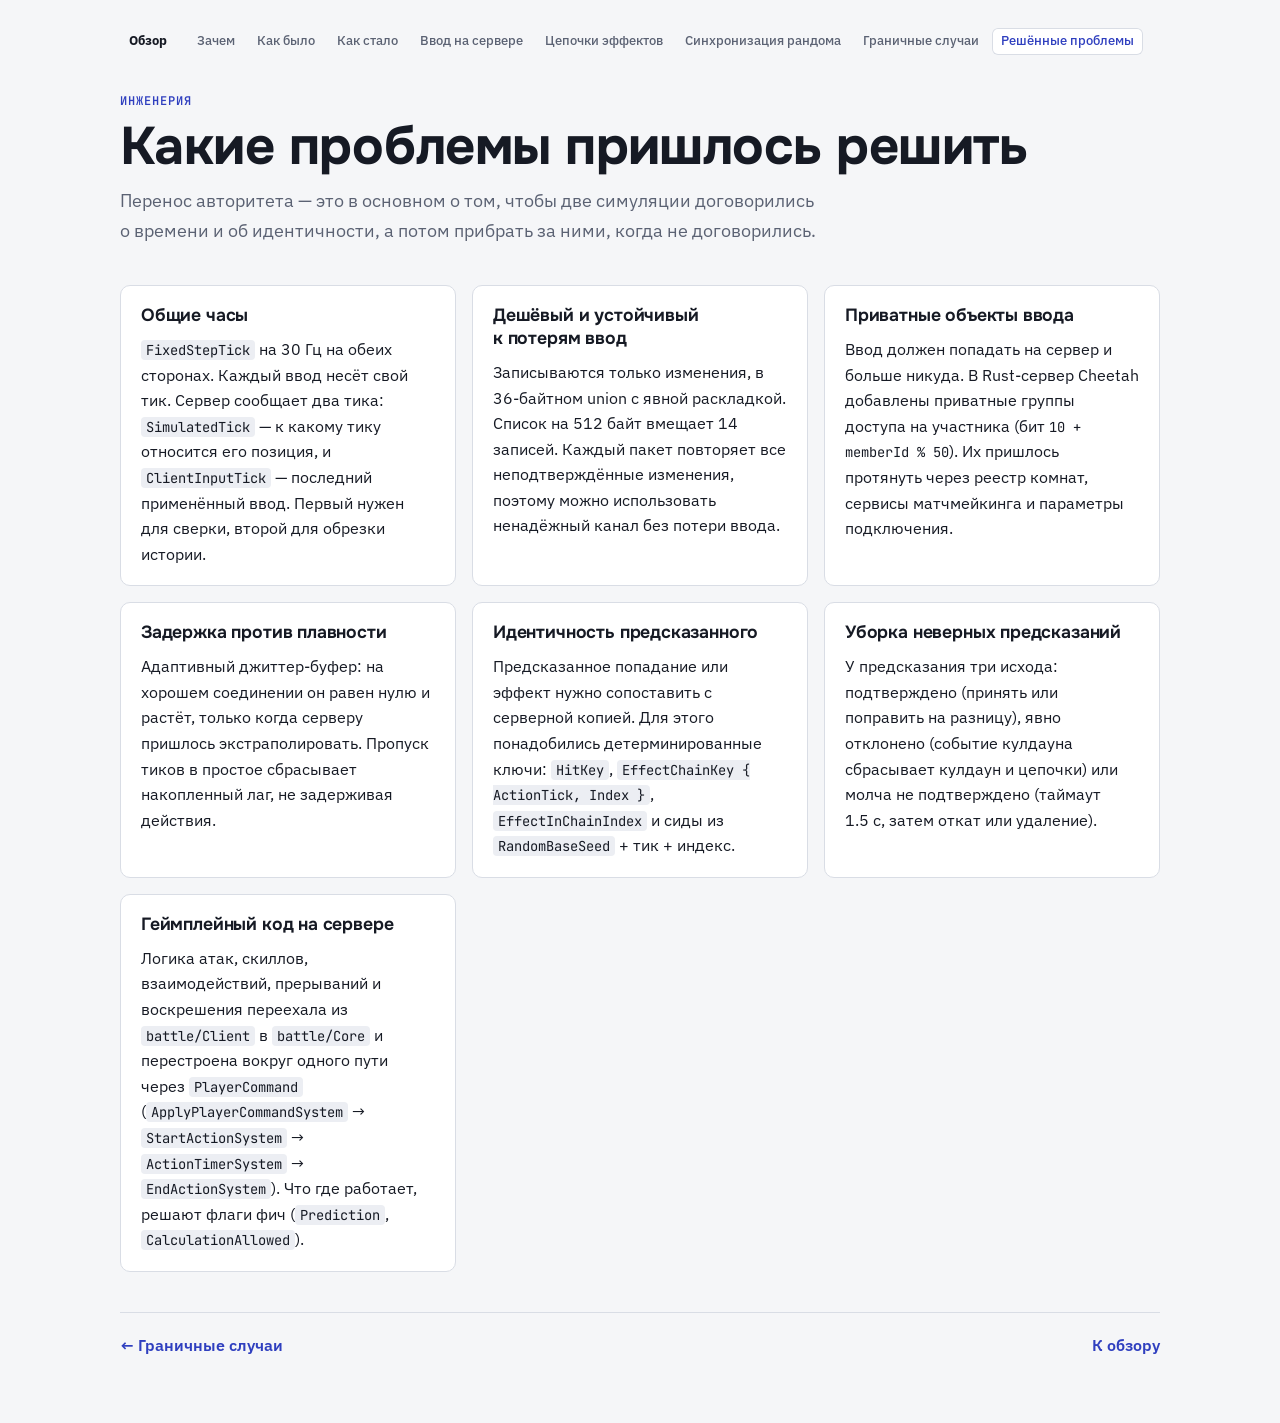
<file: problems.html>
<!doctype html>
<html lang="ru">
<head>
<meta charset="utf-8">
<meta name="viewport" content="width=device-width, initial-scale=1, viewport-fit=cover">
<meta name="claude:viewport-fit-sides" content="cover">
<title>Решённые проблемы · Авторитетный сервер</title>
<link rel="stylesheet" href="https://fonts.googleapis.com/css2?family=Onest:wght@500..700&family=IBM+Plex+Sans:wght@400;500;600&family=JetBrains+Mono:wght@400;600;700&display=swap">
<link rel="stylesheet" href="deck.css">
</head>
<body>
<div class="page">
  <nav class="nav" aria-label="Страницы">
    <a class="home" href="index.html">Обзор</a>
    <a href="why.html">Зачем</a>
    <a href="before.html">Как было</a>
    <a href="now.html">Как стало</a>
    <a href="server-input.html">Ввод на сервере</a>
    <a href="effects.html">Цепочки эффектов</a>
    <a href="random.html">Синхронизация рандома</a>
    <a href="edge-cases.html">Граничные случаи</a>
    <a href="problems.html" aria-current="page">Решённые проблемы</a>
  </nav>

  <header class="head">
    <span class="eyebrow">Инженерия</span>
    <h1>Какие проблемы пришлось решить</h1>
    <p class="lede">Перенос авторитета — это в основном о том, чтобы две симуляции договорились о времени и об идентичности, а потом прибрать за ними, когда не договорились.</p>
  </header>

  <section>
    <div class="cols">
      <div class="card">
        <h3>Общие часы</h3>
        <p><code>FixedStepTick</code> на 30&nbsp;Гц на обеих сторонах. Каждый ввод несёт свой тик. Сервер сообщает два тика: <code>SimulatedTick</code> — к какому тику относится его позиция, и <code>ClientInputTick</code> — последний применённый ввод. Первый нужен для сверки, второй для обрезки истории.</p>
      </div>
      <div class="card">
        <h3>Дешёвый и устойчивый к потерям ввод</h3>
        <p>Записываются только изменения, в 36-байтном union с явной раскладкой. Список на 512 байт вмещает 14 записей. Каждый пакет повторяет все неподтверждённые изменения, поэтому можно использовать ненадёжный канал без потери ввода.</p>
      </div>
      <div class="card">
        <h3>Приватные объекты ввода</h3>
        <p>Ввод должен попадать на сервер и больше никуда. В Rust-сервер Cheetah добавлены приватные группы доступа на участника (бит <span class="mono">10 + memberId % 50</span>). Их пришлось протянуть через реестр комнат, сервисы матчмейкинга и параметры подключения.</p>
      </div>
      <div class="card">
        <h3>Задержка против плавности</h3>
        <p>Адаптивный джиттер-буфер: на хорошем соединении он равен нулю и растёт, только когда серверу пришлось экстраполировать. Пропуск тиков в простое сбрасывает накопленный лаг, не задерживая действия.</p>
      </div>
      <div class="card">
        <h3>Идентичность предсказанного</h3>
        <p>Предсказанное попадание или эффект нужно сопоставить с серверной копией. Для этого понадобились детерминированные ключи: <code>HitKey</code>, <code>EffectChainKey { ActionTick, Index }</code>, <code>EffectInChainIndex</code> и сиды из <code>RandomBaseSeed</code> + тик + индекс.</p>
      </div>
      <div class="card">
        <h3>Уборка неверных предсказаний</h3>
        <p>У предсказания три исхода: подтверждено (принять или поправить на разницу), явно отклонено (событие кулдауна сбрасывает кулдаун и цепочки) или молча не подтверждено (таймаут 1.5&nbsp;с, затем откат или удаление).</p>
      </div>
      <div class="card">
        <h3>Геймплейный код на сервере</h3>
        <p>Логика атак, скиллов, взаимодействий, прерываний и воскрешения переехала из <code>battle/Client</code> в <code>battle/Core</code> и перестроена вокруг одного пути через <code>PlayerCommand</code> (<code>ApplyPlayerCommandSystem</code> → <code>StartActionSystem</code> → <code>ActionTimerSystem</code> → <code>EndActionSystem</code>). Что где работает, решают флаги фич (<code>Prediction</code>, <code>CalculationAllowed</code>).</p>
      </div>
    </div>
  </section>

  <div class="pager"><a href="edge-cases.html">← Граничные случаи</a><a href="index.html">К обзору</a></div>
</div>
<script>
try { history.scrollRestoration = "manual"; } catch (e) {}
window.scrollTo(0, 0);
window.addEventListener("pageshow", function () { window.scrollTo(0, 0); });
</script>
</body>
</html>
</file>
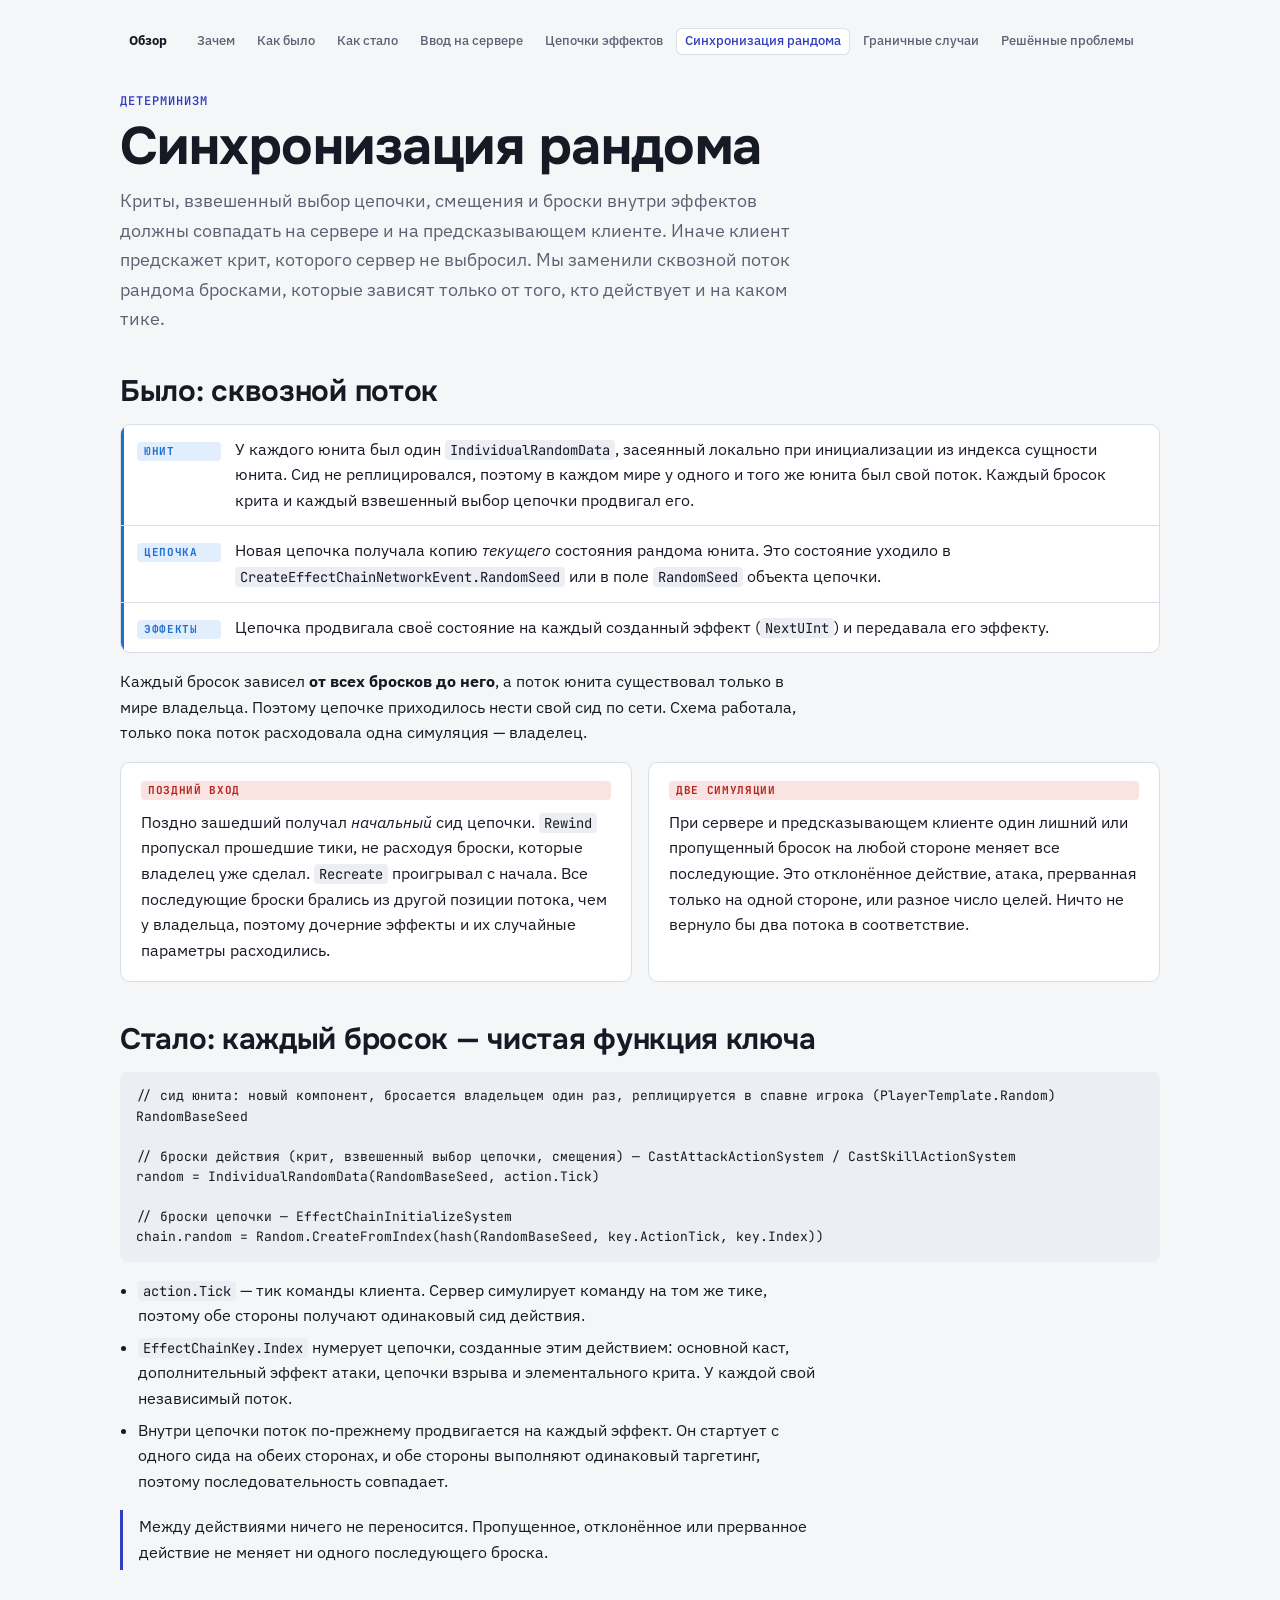
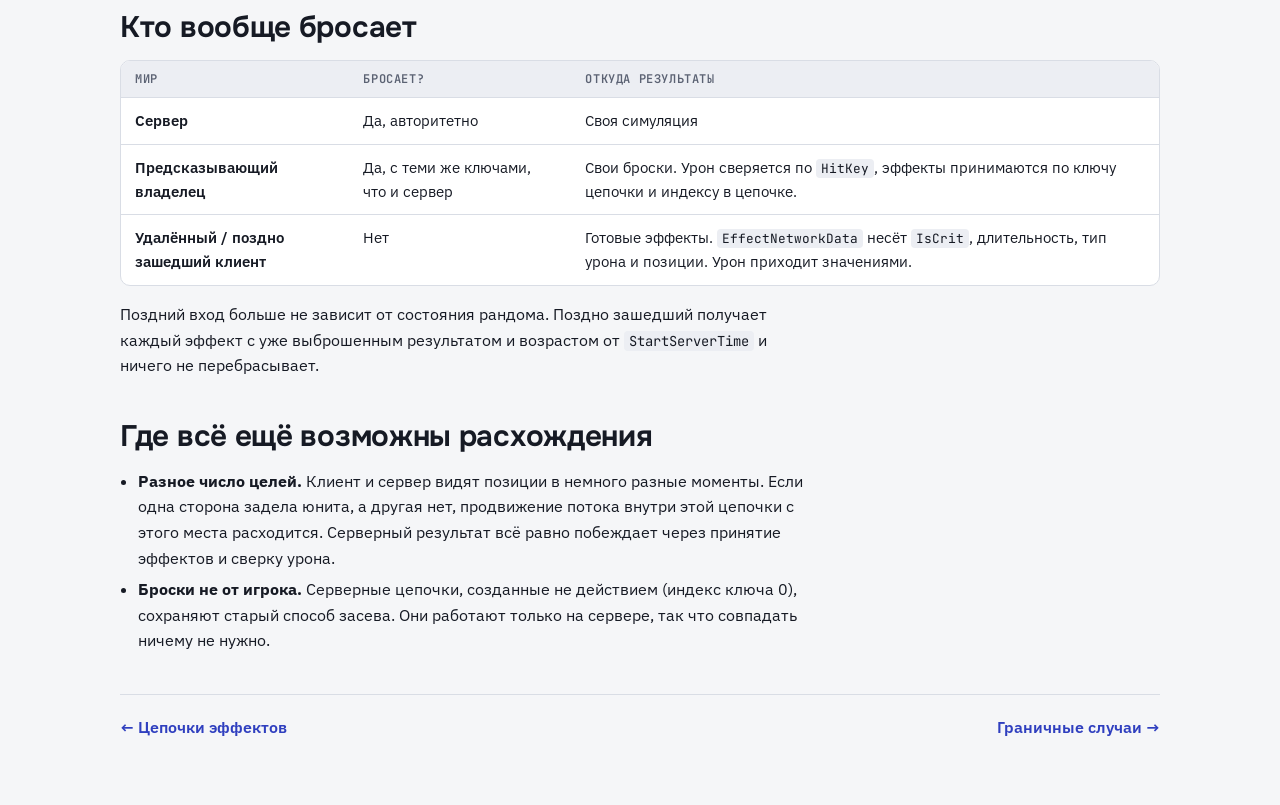
<file: random.html>
<!doctype html>
<html lang="ru">
<head>
<meta charset="utf-8">
<meta name="viewport" content="width=device-width, initial-scale=1, viewport-fit=cover">
<meta name="claude:viewport-fit-sides" content="cover">
<title>Синхронизация рандома · Авторитетный сервер</title>
<link rel="stylesheet" href="https://fonts.googleapis.com/css2?family=Onest:wght@500..700&family=IBM+Plex+Sans:wght@400;500;600&family=JetBrains+Mono:wght@400;600;700&display=swap">
<link rel="stylesheet" href="deck.css">
</head>
<body>
<div class="page">
  <nav class="nav" aria-label="Страницы">
    <a class="home" href="index.html">Обзор</a>
    <a href="why.html">Зачем</a>
    <a href="before.html">Как было</a>
    <a href="now.html">Как стало</a>
    <a href="server-input.html">Ввод на сервере</a>
    <a href="effects.html">Цепочки эффектов</a>
    <a href="random.html" aria-current="page">Синхронизация рандома</a>
    <a href="edge-cases.html">Граничные случаи</a>
    <a href="problems.html">Решённые проблемы</a>
  </nav>

  <header class="head">
    <span class="eyebrow">Детерминизм</span>
    <h1>Синхронизация рандома</h1>
    <p class="lede">Криты, взвешенный выбор цепочки, смещения и броски внутри эффектов должны совпадать на сервере и на предсказывающем клиенте. Иначе клиент предскажет крит, которого сервер не выбросил. Мы заменили сквозной поток рандома бросками, которые зависят только от того, кто действует и на каком тике.</p>
  </header>

  <section>
    <h2>Было: сквозной поток</h2>
    <div class="flow">
      <div class="step c"><span class="who c">Юнит</span><div>У каждого юнита был один <code>IndividualRandomData</code>, засеянный локально при инициализации из индекса сущности юнита. Сид не реплицировался, поэтому в каждом мире у одного и того же юнита был свой поток. Каждый бросок крита и каждый взвешенный выбор цепочки продвигал его.</div></div>
      <div class="step c"><span class="who c">Цепочка</span><div>Новая цепочка получала копию <i>текущего</i> состояния рандома юнита. Это состояние уходило в <code>CreateEffectChainNetworkEvent.RandomSeed</code> или в поле <code>RandomSeed</code> объекта цепочки.</div></div>
      <div class="step c"><span class="who c">Эффекты</span><div>Цепочка продвигала своё состояние на каждый созданный эффект (<code>NextUInt</code>) и передавала его эффекту.</div></div>
    </div>
    <p>Каждый бросок зависел <b>от всех бросков до него</b>, а поток юнита существовал только в мире владельца. Поэтому цепочке приходилось нести свой сид по сети. Схема работала, только пока поток расходовала одна симуляция — владелец.</p>
    <div class="cols">
      <div class="card">
        <span class="who b">Поздний вход</span>
        <p>Поздно зашедший получал <i>начальный</i> сид цепочки. <code>Rewind</code> пропускал прошедшие тики, не расходуя броски, которые владелец уже сделал. <code>Recreate</code> проигрывал с начала. Все последующие броски брались из другой позиции потока, чем у владельца, поэтому дочерние эффекты и их случайные параметры расходились.</p>
      </div>
      <div class="card">
        <span class="who b">Две симуляции</span>
        <p>При сервере и предсказывающем клиенте один лишний или пропущенный бросок на любой стороне меняет все последующие. Это отклонённое действие, атака, прерванная только на одной стороне, или разное число целей. Ничто не вернуло бы два потока в соответствие.</p>
      </div>
    </div>
  </section>

  <section>
    <h2>Стало: каждый бросок — чистая функция ключа</h2>
<pre><code>// сид юнита: новый компонент, бросается владельцем один раз, реплицируется в спавне игрока (PlayerTemplate.Random)
RandomBaseSeed

// броски действия (крит, взвешенный выбор цепочки, смещения) — CastAttackActionSystem / CastSkillActionSystem
random = IndividualRandomData(RandomBaseSeed, action.Tick)

// броски цепочки — EffectChainInitializeSystem
chain.random = Random.CreateFromIndex(hash(RandomBaseSeed, key.ActionTick, key.Index))</code></pre>
    <ul class="plain">
      <li><code>action.Tick</code> — тик команды клиента. Сервер симулирует команду на том же тике, поэтому обе стороны получают одинаковый сид действия.</li>
      <li><code>EffectChainKey.Index</code> нумерует цепочки, созданные этим действием: основной каст, дополнительный эффект атаки, цепочки взрыва и элементального крита. У каждой свой независимый поток.</li>
      <li>Внутри цепочки поток по-прежнему продвигается на каждый эффект. Он стартует с одного сида на обеих сторонах, и обе стороны выполняют одинаковый таргетинг, поэтому последовательность совпадает.</li>
    </ul>
    <p class="callout">Между действиями ничего не переносится. Пропущенное, отклонённое или прерванное действие не меняет ни одного последующего броска.</p>
  </section>

  <section>
    <h2>Кто вообще бросает</h2>
    <div class="tbl"><table>
      <thead><tr><th>Мир</th><th>Бросает?</th><th>Откуда результаты</th></tr></thead>
      <tbody>
        <tr><td>Сервер</td><td>Да, авторитетно</td><td>Своя симуляция</td></tr>
        <tr><td>Предсказывающий владелец</td><td>Да, с теми же ключами, что и сервер</td><td>Свои броски. Урон сверяется по <code>HitKey</code>, эффекты принимаются по ключу цепочки и индексу в цепочке.</td></tr>
        <tr><td>Удалённый / поздно зашедший клиент</td><td>Нет</td><td>Готовые эффекты. <code>EffectNetworkData</code> несёт <code>IsCrit</code>, длительность, тип урона и позиции. Урон приходит значениями.</td></tr>
      </tbody>
    </table></div>
    <p>Поздний вход больше не зависит от состояния рандома. Поздно зашедший получает каждый эффект с уже выброшенным результатом и возрастом от <code>StartServerTime</code> и ничего не перебрасывает.</p>
  </section>

  <section>
    <h2>Где всё ещё возможны расхождения</h2>
    <ul class="plain">
      <li><b>Разное число целей.</b> Клиент и сервер видят позиции в немного разные моменты. Если одна сторона задела юнита, а другая нет, продвижение потока внутри этой цепочки с этого места расходится. Серверный результат всё равно побеждает через принятие эффектов и сверку урона.</li>
      <li><b>Броски не от игрока.</b> Серверные цепочки, созданные не действием (индекс ключа 0), сохраняют старый способ засева. Они работают только на сервере, так что совпадать ничему не нужно.</li>
    </ul>
  </section>

  <div class="pager"><a href="effects.html">← Цепочки эффектов</a><a href="edge-cases.html">Граничные случаи →</a></div>
</div>
<script>
try { history.scrollRestoration = "manual"; } catch (e) {}
window.scrollTo(0, 0);
window.addEventListener("pageshow", function () { window.scrollTo(0, 0); });
</script>
</body>
</html>
</file>
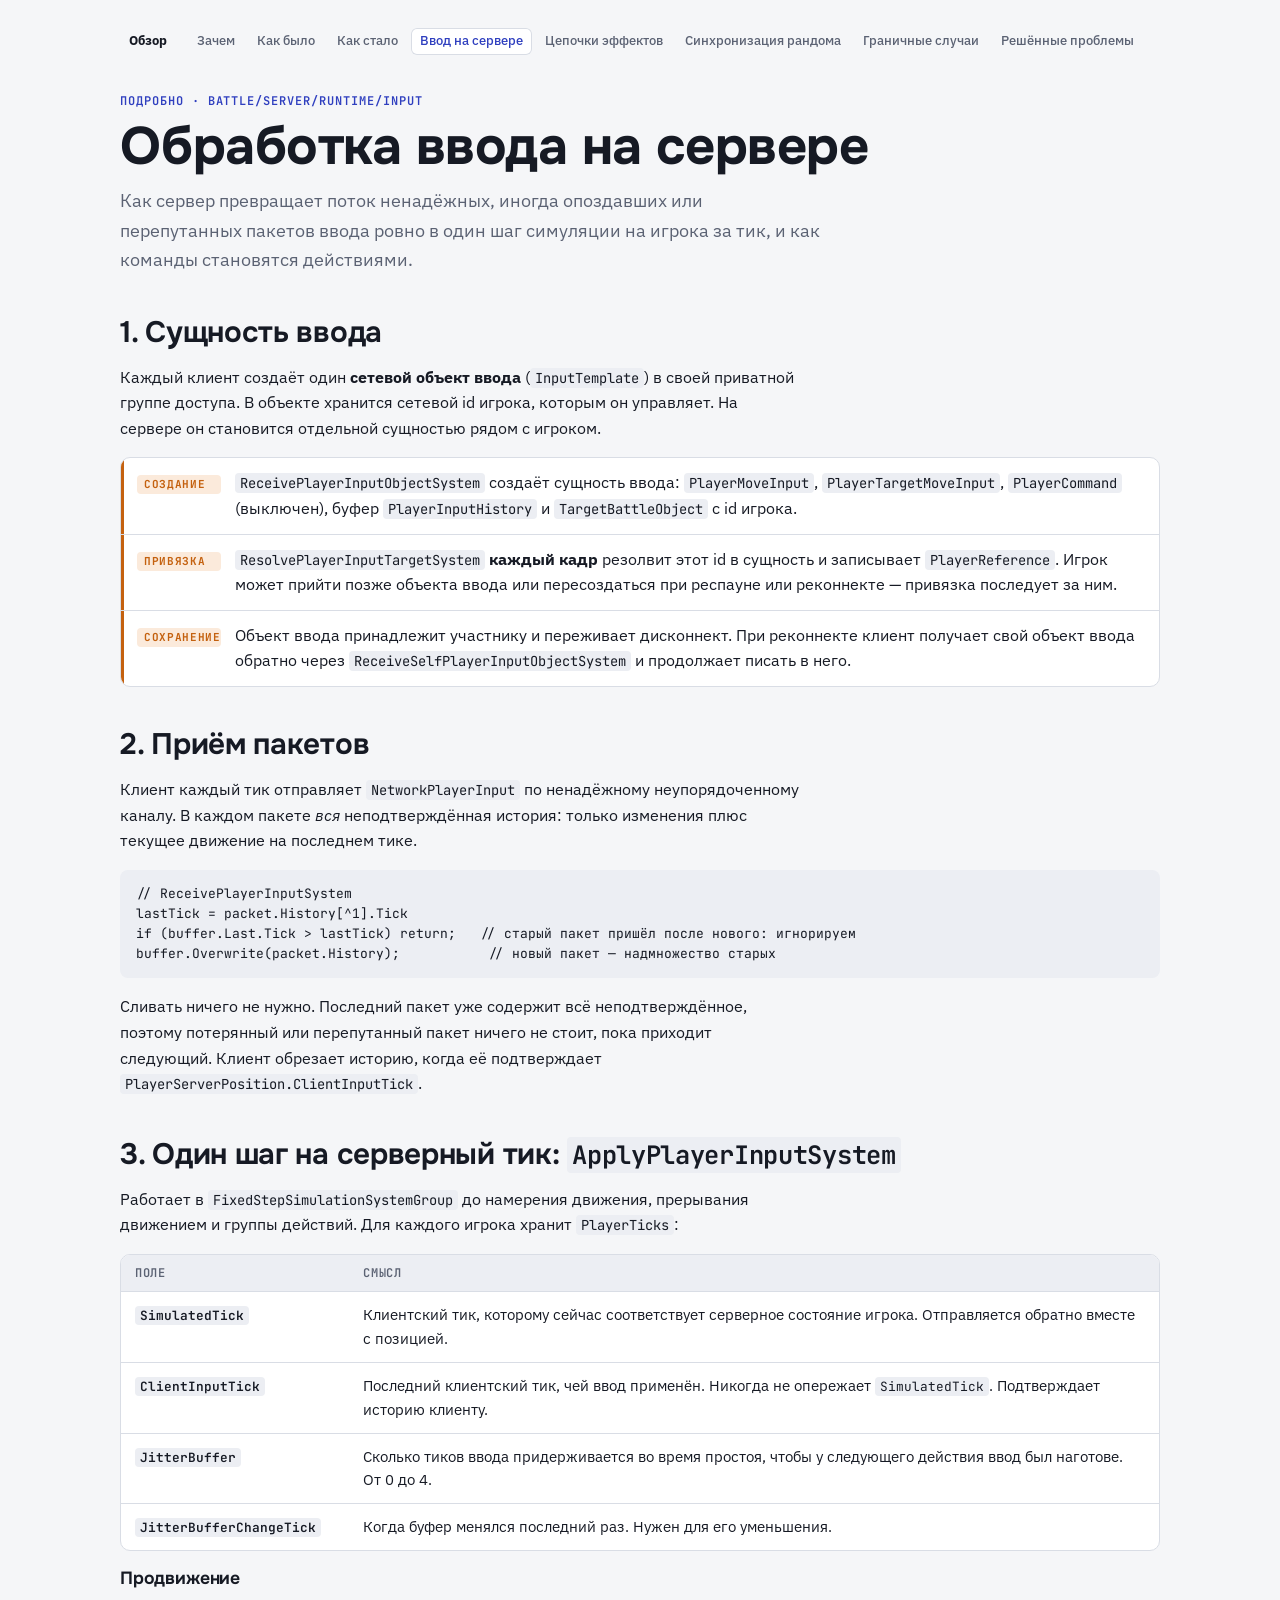
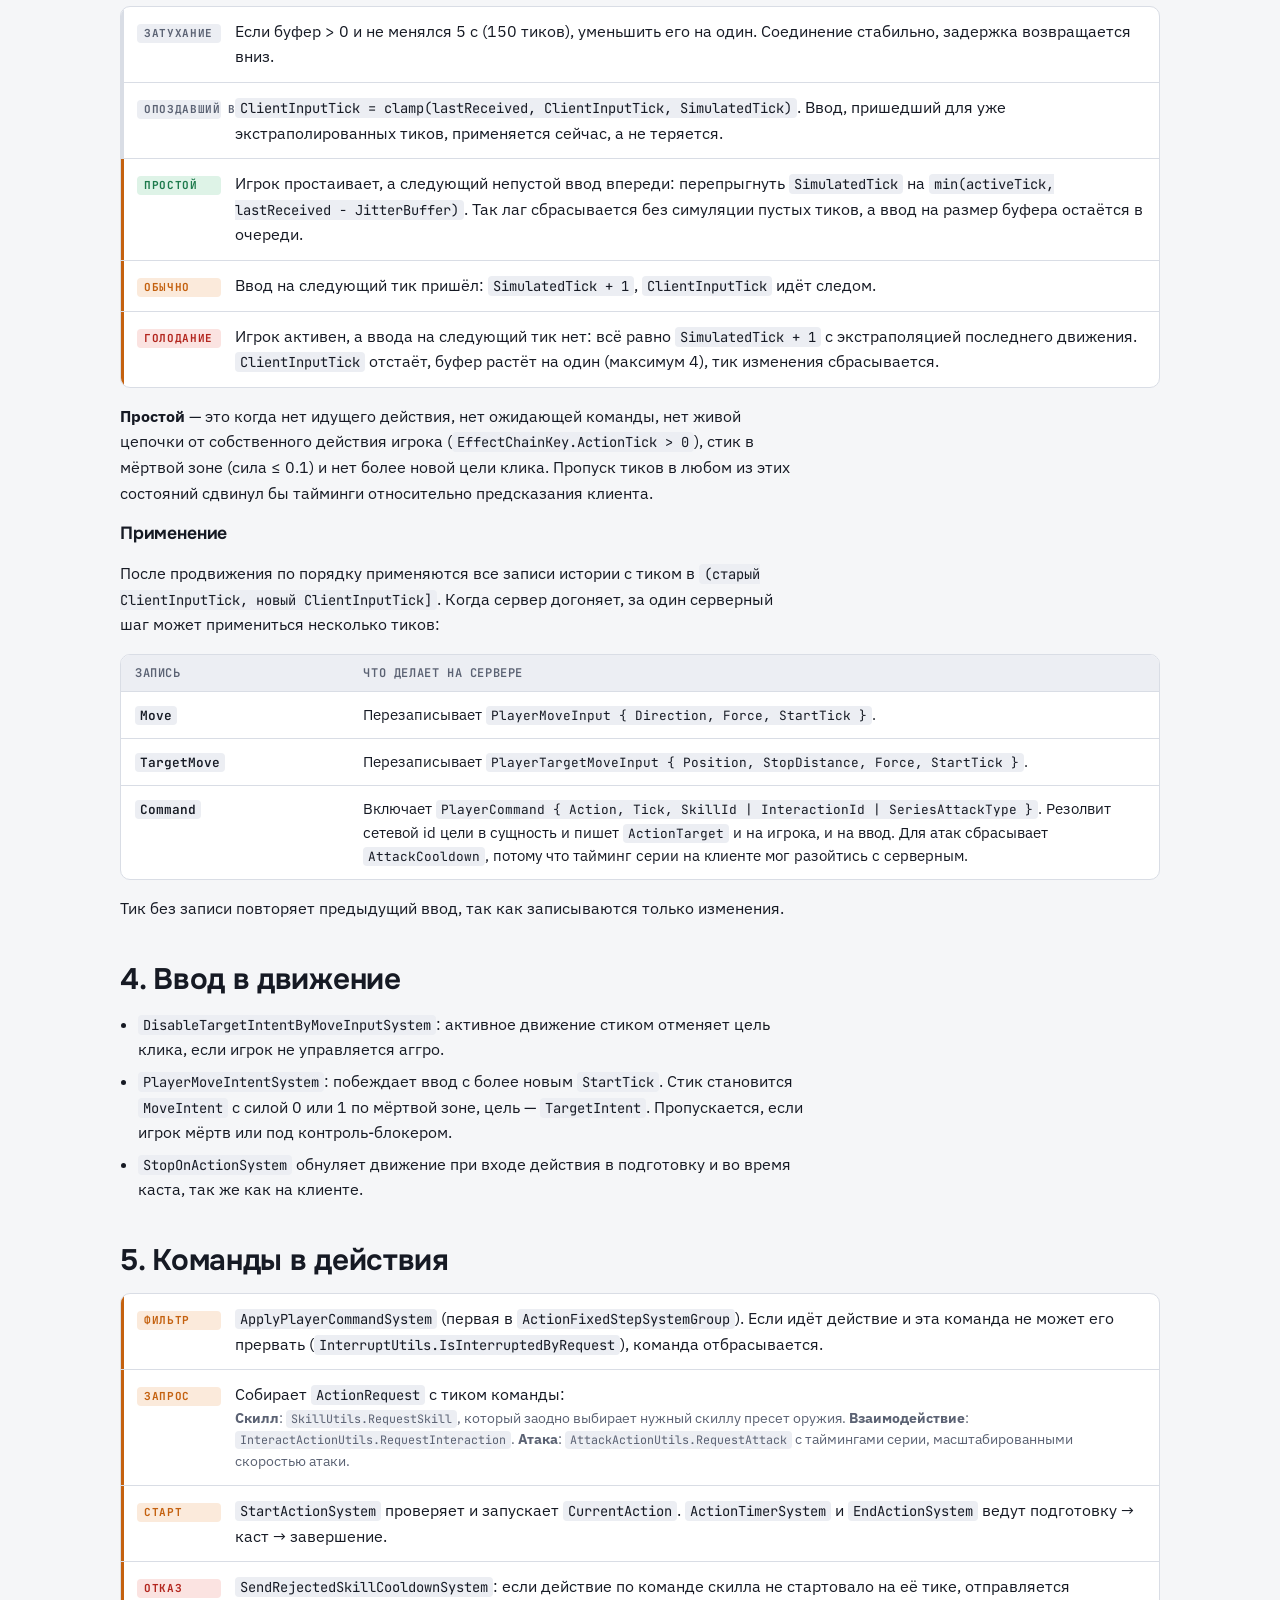
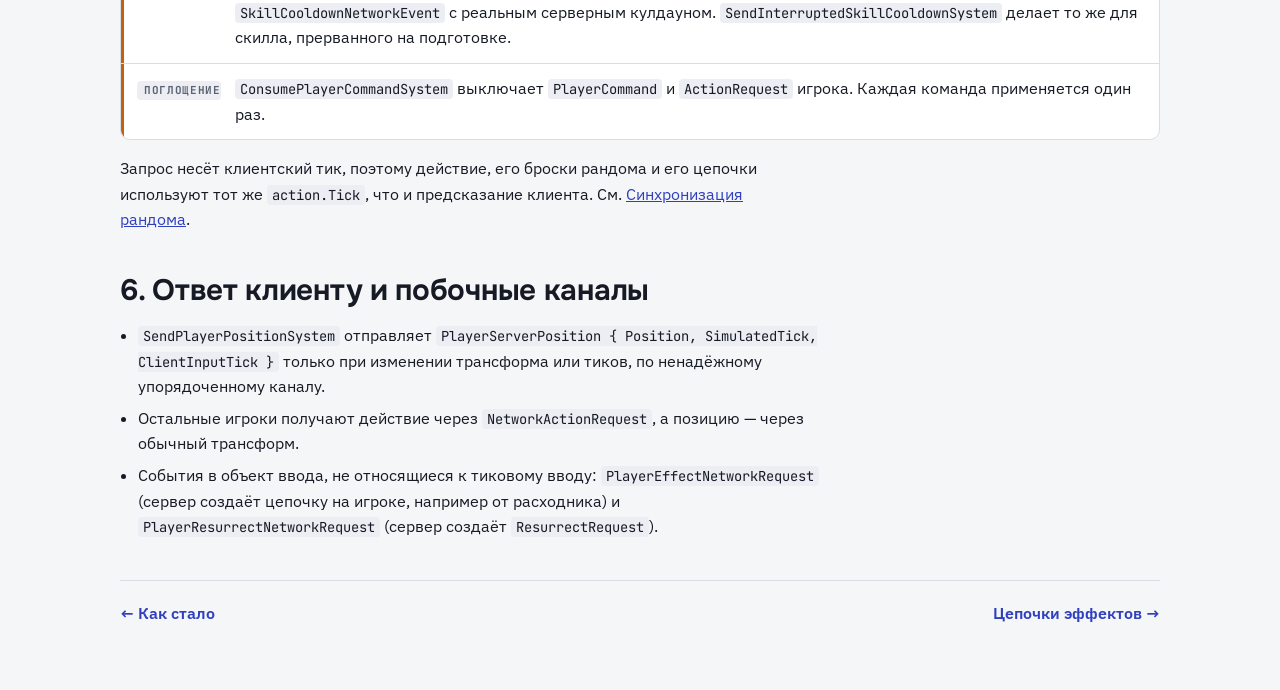
<file: server-input.html>
<!doctype html>
<html lang="ru">
<head>
<meta charset="utf-8">
<meta name="viewport" content="width=device-width, initial-scale=1, viewport-fit=cover">
<meta name="claude:viewport-fit-sides" content="cover">
<title>Ввод на сервере · Авторитетный сервер</title>
<link rel="stylesheet" href="https://fonts.googleapis.com/css2?family=Onest:wght@500..700&family=IBM+Plex+Sans:wght@400;500;600&family=JetBrains+Mono:wght@400;600;700&display=swap">
<link rel="stylesheet" href="deck.css">
</head>
<body>
<div class="page">
  <nav class="nav" aria-label="Страницы">
    <a class="home" href="index.html">Обзор</a>
    <a href="why.html">Зачем</a>
    <a href="before.html">Как было</a>
    <a href="now.html">Как стало</a>
    <a href="server-input.html" aria-current="page">Ввод на сервере</a>
    <a href="effects.html">Цепочки эффектов</a>
    <a href="random.html">Синхронизация рандома</a>
    <a href="edge-cases.html">Граничные случаи</a>
    <a href="problems.html">Решённые проблемы</a>
  </nav>

  <header class="head">
    <span class="eyebrow">Подробно · battle/Server/Runtime/Input</span>
    <h1>Обработка ввода на сервере</h1>
    <p class="lede">Как сервер превращает поток ненадёжных, иногда опоздавших или перепутанных пакетов ввода ровно в один шаг симуляции на игрока за тик, и как команды становятся действиями.</p>
  </header>

  <section>
    <h2>1. Сущность ввода</h2>
    <p>Каждый клиент создаёт один <b>сетевой объект ввода</b> (<code>InputTemplate</code>) в своей приватной группе доступа. В объекте хранится сетевой id игрока, которым он управляет. На сервере он становится отдельной сущностью рядом с игроком.</p>
    <div class="flow">
      <div class="step s"><span class="who s">Создание</span><div><code>ReceivePlayerInputObjectSystem</code> создаёт сущность ввода: <code>PlayerMoveInput</code>, <code>PlayerTargetMoveInput</code>, <code>PlayerCommand</code> (выключен), буфер <code>PlayerInputHistory</code> и <code>TargetBattleObject</code> с id игрока.</div></div>
      <div class="step s"><span class="who s">Привязка</span><div><code>ResolvePlayerInputTargetSystem</code> <b>каждый кадр</b> резолвит этот id в сущность и записывает <code>PlayerReference</code>. Игрок может прийти позже объекта ввода или пересоздаться при респауне или реконнекте — привязка последует за ним.</div></div>
      <div class="step s"><span class="who s">Сохранение</span><div>Объект ввода принадлежит участнику и переживает дисконнект. При реконнекте клиент получает свой объект ввода обратно через <code>ReceiveSelfPlayerInputObjectSystem</code> и продолжает писать в него.</div></div>
    </div>
  </section>

  <section>
    <h2>2. Приём пакетов</h2>
    <p>Клиент каждый тик отправляет <code>NetworkPlayerInput</code> по ненадёжному неупорядоченному каналу. В каждом пакете <i>вся</i> неподтверждённая история: только изменения плюс текущее движение на последнем тике.</p>
<pre><code>// ReceivePlayerInputSystem
lastTick = packet.History[^1].Tick
if (buffer.Last.Tick &gt; lastTick) return;   // старый пакет пришёл после нового: игнорируем
buffer.Overwrite(packet.History);           // новый пакет — надмножество старых</code></pre>
    <p>Сливать ничего не нужно. Последний пакет уже содержит всё неподтверждённое, поэтому потерянный или перепутанный пакет ничего не стоит, пока приходит следующий. Клиент обрезает историю, когда её подтверждает <code>PlayerServerPosition.ClientInputTick</code>.</p>
  </section>

  <section>
    <h2>3. Один шаг на серверный тик: <code>ApplyPlayerInputSystem</code></h2>
    <p>Работает в <code>FixedStepSimulationSystemGroup</code> до намерения движения, прерывания движением и группы действий. Для каждого игрока хранит <code>PlayerTicks</code>:</p>
    <div class="tbl"><table>
      <thead><tr><th>Поле</th><th>Смысл</th></tr></thead>
      <tbody>
        <tr><td><code>SimulatedTick</code></td><td>Клиентский тик, которому сейчас соответствует серверное состояние игрока. Отправляется обратно вместе с позицией.</td></tr>
        <tr><td><code>ClientInputTick</code></td><td>Последний клиентский тик, чей ввод применён. Никогда не опережает <code>SimulatedTick</code>. Подтверждает историю клиенту.</td></tr>
        <tr><td><code>JitterBuffer</code></td><td>Сколько тиков ввода придерживается во время простоя, чтобы у следующего действия ввод был наготове. От 0 до 4.</td></tr>
        <tr><td><code>JitterBufferChangeTick</code></td><td>Когда буфер менялся последний раз. Нужен для его уменьшения.</td></tr>
      </tbody>
    </table></div>

    <h3>Продвижение</h3>
    <div class="flow">
      <div class="step n"><span class="who n">Затухание</span><div>Если буфер &gt; 0 и не менялся 5&nbsp;с (150 тиков), уменьшить его на один. Соединение стабильно, задержка возвращается вниз.</div></div>
      <div class="step n"><span class="who n">Опоздавший ввод</span><div><code>ClientInputTick = clamp(lastReceived, ClientInputTick, SimulatedTick)</code>. Ввод, пришедший для уже экстраполированных тиков, применяется сейчас, а не теряется.</div></div>
      <div class="step s"><span class="who g">Простой</span><div>Игрок простаивает, а следующий непустой ввод впереди: перепрыгнуть <code>SimulatedTick</code> на <code>min(activeTick, lastReceived − JitterBuffer)</code>. Так лаг сбрасывается без симуляции пустых тиков, а ввод на размер буфера остаётся в очереди.</div></div>
      <div class="step s"><span class="who s">Обычно</span><div>Ввод на следующий тик пришёл: <code>SimulatedTick + 1</code>, <code>ClientInputTick</code> идёт следом.</div></div>
      <div class="step s"><span class="who b">Голодание</span><div>Игрок активен, а ввода на следующий тик нет: всё равно <code>SimulatedTick + 1</code> с экстраполяцией последнего движения. <code>ClientInputTick</code> отстаёт, буфер растёт на один (максимум 4), тик изменения сбрасывается.</div></div>
    </div>
    <p><b>Простой</b> — это когда нет идущего действия, нет ожидающей команды, нет живой цепочки от собственного действия игрока (<code>EffectChainKey.ActionTick &gt; 0</code>), стик в мёртвой зоне (сила ≤ 0.1) и нет более новой цели клика. Пропуск тиков в любом из этих состояний сдвинул бы тайминги относительно предсказания клиента.</p>

    <h3>Применение</h3>
    <p>После продвижения по порядку применяются все записи истории с тиком в <code>(старый ClientInputTick, новый ClientInputTick]</code>. Когда сервер догоняет, за один серверный шаг может примениться несколько тиков:</p>
    <div class="tbl"><table>
      <thead><tr><th>Запись</th><th>Что делает на сервере</th></tr></thead>
      <tbody>
        <tr><td><code>Move</code></td><td>Перезаписывает <code>PlayerMoveInput { Direction, Force, StartTick }</code>.</td></tr>
        <tr><td><code>TargetMove</code></td><td>Перезаписывает <code>PlayerTargetMoveInput { Position, StopDistance, Force, StartTick }</code>.</td></tr>
        <tr><td><code>Command</code></td><td>Включает <code>PlayerCommand { Action, Tick, SkillId | InteractionId | SeriesAttackType }</code>. Резолвит сетевой id цели в сущность и пишет <code>ActionTarget</code> и на игрока, и на ввод. Для атак сбрасывает <code>AttackCooldown</code>, потому что тайминг серии на клиенте мог разойтись с серверным.</td></tr>
      </tbody>
    </table></div>
    <p>Тик без записи повторяет предыдущий ввод, так как записываются только изменения.</p>
  </section>

  <section>
    <h2>4. Ввод в движение</h2>
    <ul class="plain">
      <li><code>DisableTargetIntentByMoveInputSystem</code>: активное движение стиком отменяет цель клика, если игрок не управляется аггро.</li>
      <li><code>PlayerMoveIntentSystem</code>: побеждает ввод с более новым <code>StartTick</code>. Стик становится <code>MoveIntent</code> с силой 0 или 1 по мёртвой зоне, цель — <code>TargetIntent</code>. Пропускается, если игрок мёртв или под контроль-блокером.</li>
      <li><code>StopOnActionSystem</code> обнуляет движение при входе действия в подготовку и во время каста, так же как на клиенте.</li>
    </ul>
  </section>

  <section>
    <h2>5. Команды в действия</h2>
    <div class="flow">
      <div class="step s"><span class="who s">Фильтр</span><div><code>ApplyPlayerCommandSystem</code> (первая в <code>ActionFixedStepSystemGroup</code>). Если идёт действие и эта команда не может его прервать (<code>InterruptUtils.IsInterruptedByRequest</code>), команда отбрасывается.</div></div>
      <div class="step s"><span class="who s">Запрос</span><div>Собирает <code>ActionRequest</code> с тиком команды:
        <small><b>Скилл</b>: <code>SkillUtils.RequestSkill</code>, который заодно выбирает нужный скиллу пресет оружия. <b>Взаимодействие</b>: <code>InteractActionUtils.RequestInteraction</code>. <b>Атака</b>: <code>AttackActionUtils.RequestAttack</code> с таймингами серии, масштабированными скоростью атаки.</small></div></div>
      <div class="step s"><span class="who s">Старт</span><div><code>StartActionSystem</code> проверяет и запускает <code>CurrentAction</code>. <code>ActionTimerSystem</code> и <code>EndActionSystem</code> ведут подготовку → каст → завершение.</div></div>
      <div class="step s"><span class="who b">Отказ</span><div><code>SendRejectedSkillCooldownSystem</code>: если действие по команде скилла не стартовало на её тике, отправляется <code>SkillCooldownNetworkEvent</code> с реальным серверным кулдауном. <code>SendInterruptedSkillCooldownSystem</code> делает то же для скилла, прерванного на подготовке.</div></div>
      <div class="step s"><span class="who n">Поглощение</span><div><code>ConsumePlayerCommandSystem</code> выключает <code>PlayerCommand</code> и <code>ActionRequest</code> игрока. Каждая команда применяется один раз.</div></div>
    </div>
    <p>Запрос несёт клиентский тик, поэтому действие, его броски рандома и его цепочки используют тот же <code>action.Tick</code>, что и предсказание клиента. См. <a href="random.html" style="color:var(--accent)">Синхронизация рандома</a>.</p>
  </section>

  <section>
    <h2>6. Ответ клиенту и побочные каналы</h2>
    <ul class="plain">
      <li><code>SendPlayerPositionSystem</code> отправляет <code>PlayerServerPosition { Position, SimulatedTick, ClientInputTick }</code> только при изменении трансформа или тиков, по ненадёжному упорядоченному каналу.</li>
      <li>Остальные игроки получают действие через <code>NetworkActionRequest</code>, а позицию — через обычный трансформ.</li>
      <li>События в объект ввода, не относящиеся к тиковому вводу: <code>PlayerEffectNetworkRequest</code> (сервер создаёт цепочку на игроке, например от расходника) и <code>PlayerResurrectNetworkRequest</code> (сервер создаёт <code>ResurrectRequest</code>).</li>
    </ul>
  </section>

  <div class="pager"><a href="now.html">← Как стало</a><a href="effects.html">Цепочки эффектов →</a></div>
</div>
<script>
try { history.scrollRestoration = "manual"; } catch (e) {}
window.scrollTo(0, 0);
window.addEventListener("pageshow", function () { window.scrollTo(0, 0); });
</script>
</body>
</html>
</file>
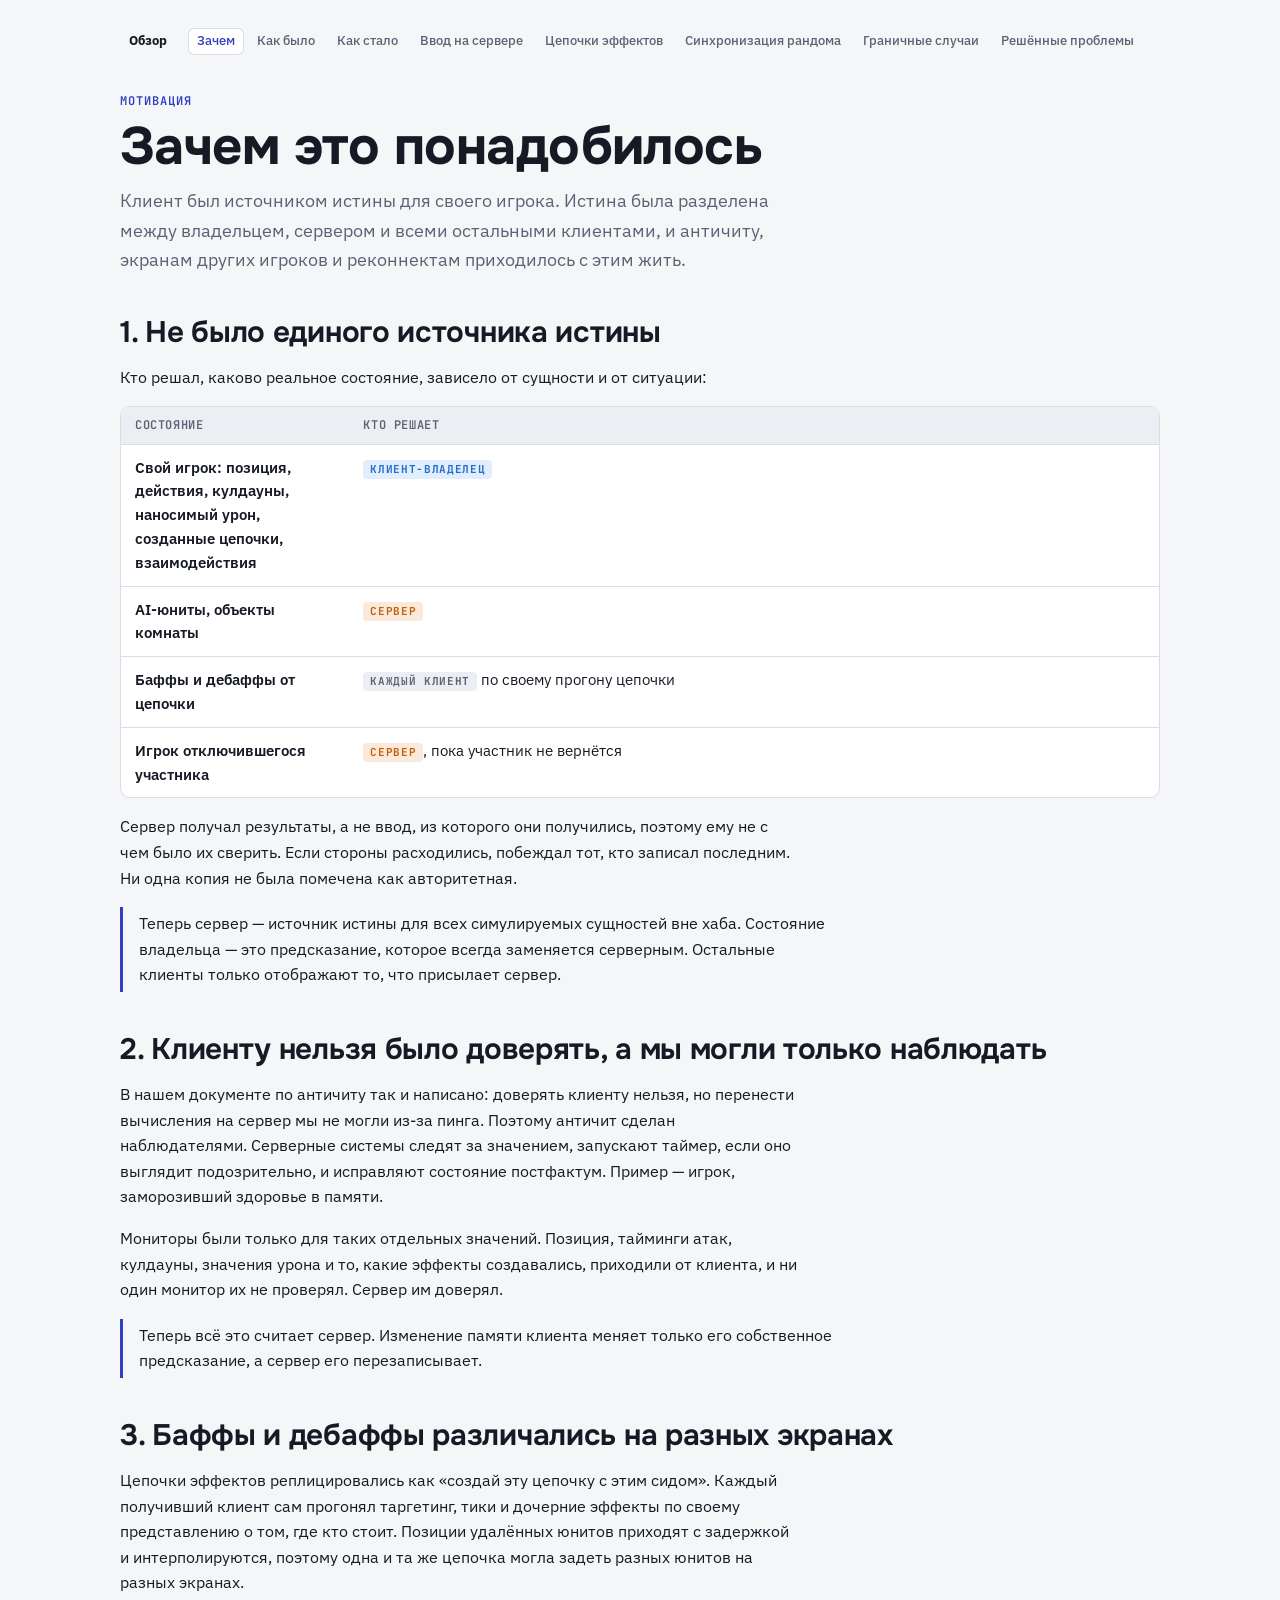
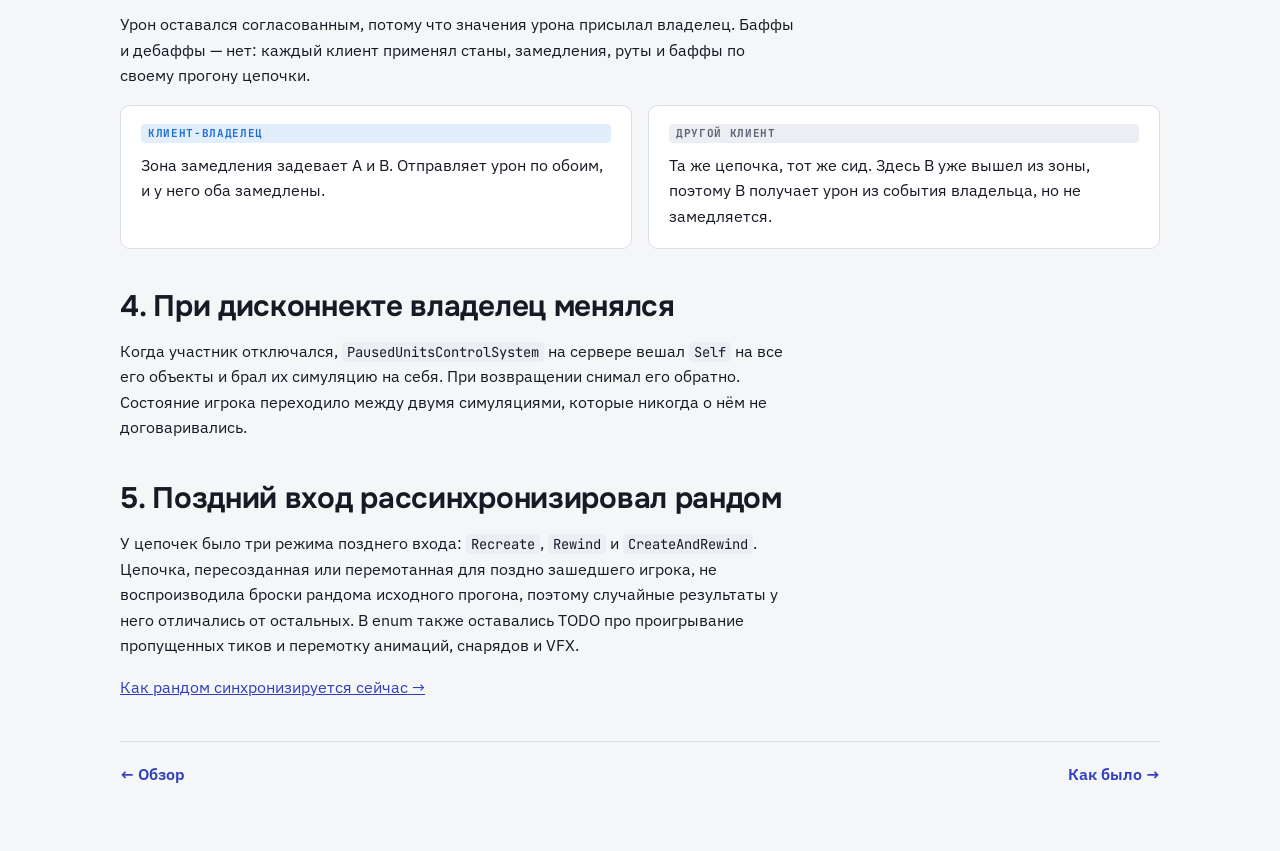
<file: why.html>
<!doctype html>
<html lang="ru">
<head>
<meta charset="utf-8">
<meta name="viewport" content="width=device-width, initial-scale=1, viewport-fit=cover">
<meta name="claude:viewport-fit-sides" content="cover">
<title>Зачем · Авторитетный сервер</title>
<link rel="stylesheet" href="https://fonts.googleapis.com/css2?family=Onest:wght@500..700&family=IBM+Plex+Sans:wght@400;500;600&family=JetBrains+Mono:wght@400;600;700&display=swap">
<link rel="stylesheet" href="deck.css">
</head>
<body>
<div class="page">
  <nav class="nav" aria-label="Страницы">
    <a class="home" href="index.html">Обзор</a>
    <a href="why.html" aria-current="page">Зачем</a>
    <a href="before.html">Как было</a>
    <a href="now.html">Как стало</a>
    <a href="server-input.html">Ввод на сервере</a>
    <a href="effects.html">Цепочки эффектов</a>
    <a href="random.html">Синхронизация рандома</a>
    <a href="edge-cases.html">Граничные случаи</a>
    <a href="problems.html">Решённые проблемы</a>
  </nav>

  <header class="head">
    <span class="eyebrow">Мотивация</span>
    <h1>Зачем это понадобилось</h1>
    <p class="lede">Клиент был источником истины для своего игрока. Истина была разделена между владельцем, сервером и всеми остальными клиентами, и античиту, экранам других игроков и реконнектам приходилось с этим жить.</p>
  </header>

  <section>
    <h2>1. Не было единого источника истины</h2>
    <p>Кто решал, каково реальное состояние, зависело от сущности и от ситуации:</p>
    <div class="tbl"><table>
      <thead><tr><th>Состояние</th><th>Кто решает</th></tr></thead>
      <tbody>
        <tr><td>Свой игрок: позиция, действия, кулдауны, наносимый урон, созданные цепочки, взаимодействия</td><td><span class="who c">Клиент-владелец</span></td></tr>
        <tr><td>AI-юниты, объекты комнаты</td><td><span class="who s">Сервер</span></td></tr>
        <tr><td>Баффы и дебаффы от цепочки</td><td><span class="who n">Каждый клиент</span> по своему прогону цепочки</td></tr>
        <tr><td>Игрок отключившегося участника</td><td><span class="who s">Сервер</span>, пока участник не вернётся</td></tr>
      </tbody>
    </table></div>
    <p>Сервер получал результаты, а не ввод, из которого они получились, поэтому ему не с чем было их сверить. Если стороны расходились, побеждал тот, кто записал последним. Ни одна копия не была помечена как авторитетная.</p>
    <p class="callout">Теперь сервер — источник истины для всех симулируемых сущностей вне хаба. Состояние владельца — это предсказание, которое всегда заменяется серверным. Остальные клиенты только отображают то, что присылает сервер.</p>
  </section>

  <section>
    <h2>2. Клиенту нельзя было доверять, а мы могли только наблюдать</h2>
    <p>В нашем документе по античиту так и написано: доверять клиенту нельзя, но перенести вычисления на сервер мы не могли из-за пинга. Поэтому античит сделан наблюдателями. Серверные системы следят за значением, запускают таймер, если оно выглядит подозрительно, и исправляют состояние постфактум. Пример — игрок, заморозивший здоровье в памяти.</p>
    <p>Мониторы были только для таких отдельных значений. Позиция, тайминги атак, кулдауны, значения урона и то, какие эффекты создавались, приходили от клиента, и ни один монитор их не проверял. Сервер им доверял.</p>
    <p class="callout">Теперь всё это считает сервер. Изменение памяти клиента меняет только его собственное предсказание, а сервер его перезаписывает.</p>
  </section>

  <section>
    <h2>3. Баффы и дебаффы различались на разных экранах</h2>
    <p>Цепочки эффектов реплицировались как «создай эту цепочку с этим сидом». Каждый получивший клиент сам прогонял таргетинг, тики и дочерние эффекты по своему представлению о том, где кто стоит. Позиции удалённых юнитов приходят с задержкой и интерполируются, поэтому одна и та же цепочка могла задеть разных юнитов на разных экранах.</p>
    <p>Урон оставался согласованным, потому что значения урона присылал владелец. Баффы и дебаффы — нет: каждый клиент применял станы, замедления, руты и баффы по своему прогону цепочки.</p>
    <div class="cols">
      <div class="card"><span class="who c">Клиент-владелец</span><p>Зона замедления задевает A и B. Отправляет урон по обоим, и у него оба замедлены.</p></div>
      <div class="card"><span class="who n">Другой клиент</span><p>Та же цепочка, тот же сид. Здесь B уже вышел из зоны, поэтому B получает урон из события владельца, но не замедляется.</p></div>
    </div>
  </section>

  <section>
    <h2>4. При дисконнекте владелец менялся</h2>
    <p>Когда участник отключался, <code>PausedUnitsControlSystem</code> на сервере вешал <code>Self</code> на все его объекты и брал их симуляцию на себя. При возвращении снимал его обратно. Состояние игрока переходило между двумя симуляциями, которые никогда о нём не договаривались.</p>
  </section>

  <section>
    <h2>5. Поздний вход рассинхронизировал рандом</h2>
    <p>У цепочек было три режима позднего входа: <code>Recreate</code>, <code>Rewind</code> и <code>CreateAndRewind</code>. Цепочка, пересозданная или перемотанная для поздно зашедшего игрока, не воспроизводила броски рандома исходного прогона, поэтому случайные результаты у него отличались от остальных. В enum также оставались TODO про проигрывание пропущенных тиков и перемотку анимаций, снарядов и VFX.</p>
    <p><a href="random.html" style="color:var(--accent)">Как рандом синхронизируется сейчас →</a></p>
  </section>

  <div class="pager"><a href="index.html">← Обзор</a><a href="before.html">Как было →</a></div>
</div>
<script>
try { history.scrollRestoration = "manual"; } catch (e) {}
window.scrollTo(0, 0);
window.addEventListener("pageshow", function () { window.scrollTo(0, 0); });
</script>
</body>
</html>
</file>
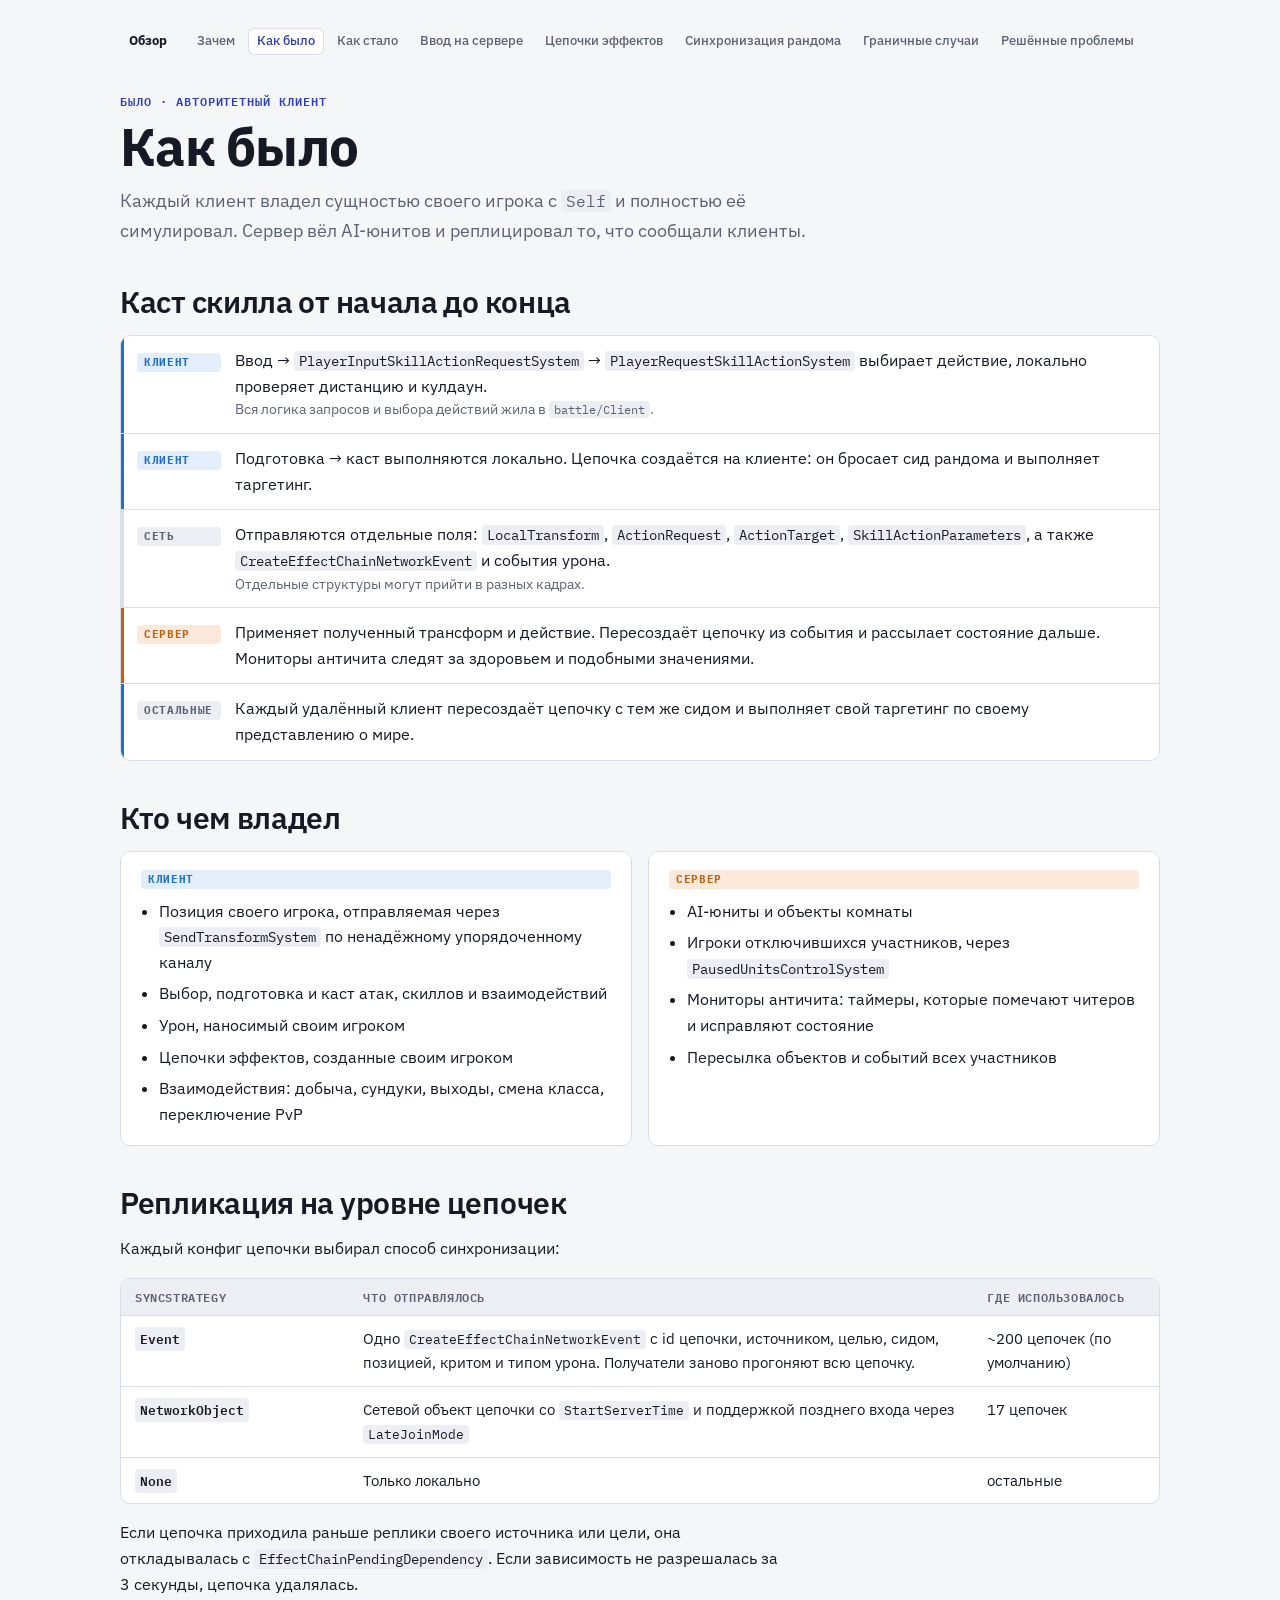
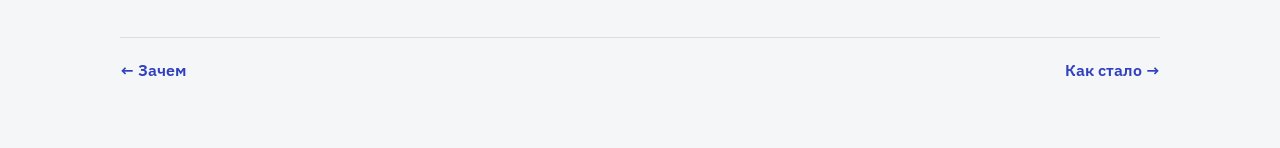
<file: authorative-server/before.html>
<!doctype html>
<html lang="ru">
<head>
<meta charset="utf-8">
<meta name="viewport" content="width=device-width, initial-scale=1, viewport-fit=cover">
<meta name="claude:viewport-fit-sides" content="cover">
<title>Как было · Авторитетный сервер</title>
<link rel="stylesheet" href="../common.css">
<link rel="stylesheet" href="deck.css">
</head>
<body>
<div class="page">
  <nav class="nav" aria-label="Страницы">
    <a class="home" href="index.html">Обзор</a>
    <a href="why.html">Зачем</a>
    <a href="before.html" aria-current="page">Как было</a>
    <a href="now.html">Как стало</a>
    <a href="server-input.html">Ввод на сервере</a>
    <a href="effects.html">Цепочки эффектов</a>
    <a href="random.html">Синхронизация рандома</a>
    <a href="edge-cases.html">Граничные случаи</a>
    <a href="problems.html">Решённые проблемы</a>
  </nav>

  <header class="head">
    <span class="eyebrow">Было · авторитетный клиент</span>
    <h1>Как было</h1>
    <p class="lede">Каждый клиент владел сущностью своего игрока с <code>Self</code> и полностью её симулировал. Сервер вёл AI-юнитов и реплицировал то, что сообщали клиенты.</p>
  </header>

  <section>
    <h2>Каст скилла от начала до конца</h2>
    <div class="flow">
      <div class="step c"><span class="who c">Клиент</span><div>Ввод → <code>PlayerInputSkillActionRequestSystem</code> → <code>PlayerRequestSkillActionSystem</code> выбирает действие, локально проверяет дистанцию и кулдаун.<small>Вся логика запросов и выбора действий жила в <code>battle/Client</code>.</small></div></div>
      <div class="step c"><span class="who c">Клиент</span><div>Подготовка → каст выполняются локально. Цепочка создаётся на клиенте: он бросает сид рандома и выполняет таргетинг.</div></div>
      <div class="step n"><span class="who n">Сеть</span><div>Отправляются отдельные поля: <code>LocalTransform</code>, <code>ActionRequest</code>, <code>ActionTarget</code>, <code>SkillActionParameters</code>, а также <code>CreateEffectChainNetworkEvent</code> и события урона.<small>Отдельные структуры могут прийти в разных кадрах.</small></div></div>
      <div class="step s"><span class="who s">Сервер</span><div>Применяет полученный трансформ и действие. Пересоздаёт цепочку из события и рассылает состояние дальше. Мониторы античита следят за здоровьем и подобными значениями.</div></div>
      <div class="step c"><span class="who n">Остальные</span><div>Каждый удалённый клиент пересоздаёт цепочку с тем же сидом и выполняет свой таргетинг по своему представлению о мире.</div></div>
    </div>
  </section>

  <section>
    <h2>Кто чем владел</h2>
    <div class="cols">
      <div class="card">
        <span class="who c">Клиент</span>
        <ul class="plain">
          <li>Позиция своего игрока, отправляемая через <code>SendTransformSystem</code> по ненадёжному упорядоченному каналу</li>
          <li>Выбор, подготовка и каст атак, скиллов и взаимодействий</li>
          <li>Урон, наносимый своим игроком</li>
          <li>Цепочки эффектов, созданные своим игроком</li>
          <li>Взаимодействия: добыча, сундуки, выходы, смена класса, переключение PvP</li>
        </ul>
      </div>
      <div class="card">
        <span class="who s">Сервер</span>
        <ul class="plain">
          <li>AI-юниты и объекты комнаты</li>
          <li>Игроки отключившихся участников, через <code>PausedUnitsControlSystem</code></li>
          <li>Мониторы античита: таймеры, которые помечают читеров и исправляют состояние</li>
          <li>Пересылка объектов и событий всех участников</li>
        </ul>
      </div>
    </div>
  </section>

  <section>
    <h2>Репликация на уровне цепочек</h2>
    <p>Каждый конфиг цепочки выбирал способ синхронизации:</p>
    <div class="tbl"><table>
      <thead><tr><th>SyncStrategy</th><th>Что отправлялось</th><th>Где использовалось</th></tr></thead>
      <tbody>
        <tr><td><code>Event</code></td><td>Одно <code>CreateEffectChainNetworkEvent</code> с id цепочки, источником, целью, сидом, позицией, критом и типом урона. Получатели заново прогоняют всю цепочку.</td><td>~200 цепочек (по умолчанию)</td></tr>
        <tr><td><code>NetworkObject</code></td><td>Сетевой объект цепочки со <code>StartServerTime</code> и поддержкой позднего входа через <code>LateJoinMode</code></td><td>17 цепочек</td></tr>
        <tr><td><code>None</code></td><td>Только локально</td><td>остальные</td></tr>
      </tbody>
    </table></div>
    <p>Если цепочка приходила раньше реплики своего источника или цели, она откладывалась с <code>EffectChainPendingDependency</code>. Если зависимость не разрешалась за 3&nbsp;секунды, цепочка удалялась.</p>
  </section>

  <div class="pager"><a href="why.html">← Зачем</a><a href="now.html">Как стало →</a></div>
</div>
<script>
try { history.scrollRestoration = "manual"; } catch (e) {}
window.scrollTo(0, 0);
window.addEventListener("pageshow", function () { window.scrollTo(0, 0); });
</script>
</body>
</html>
</file>
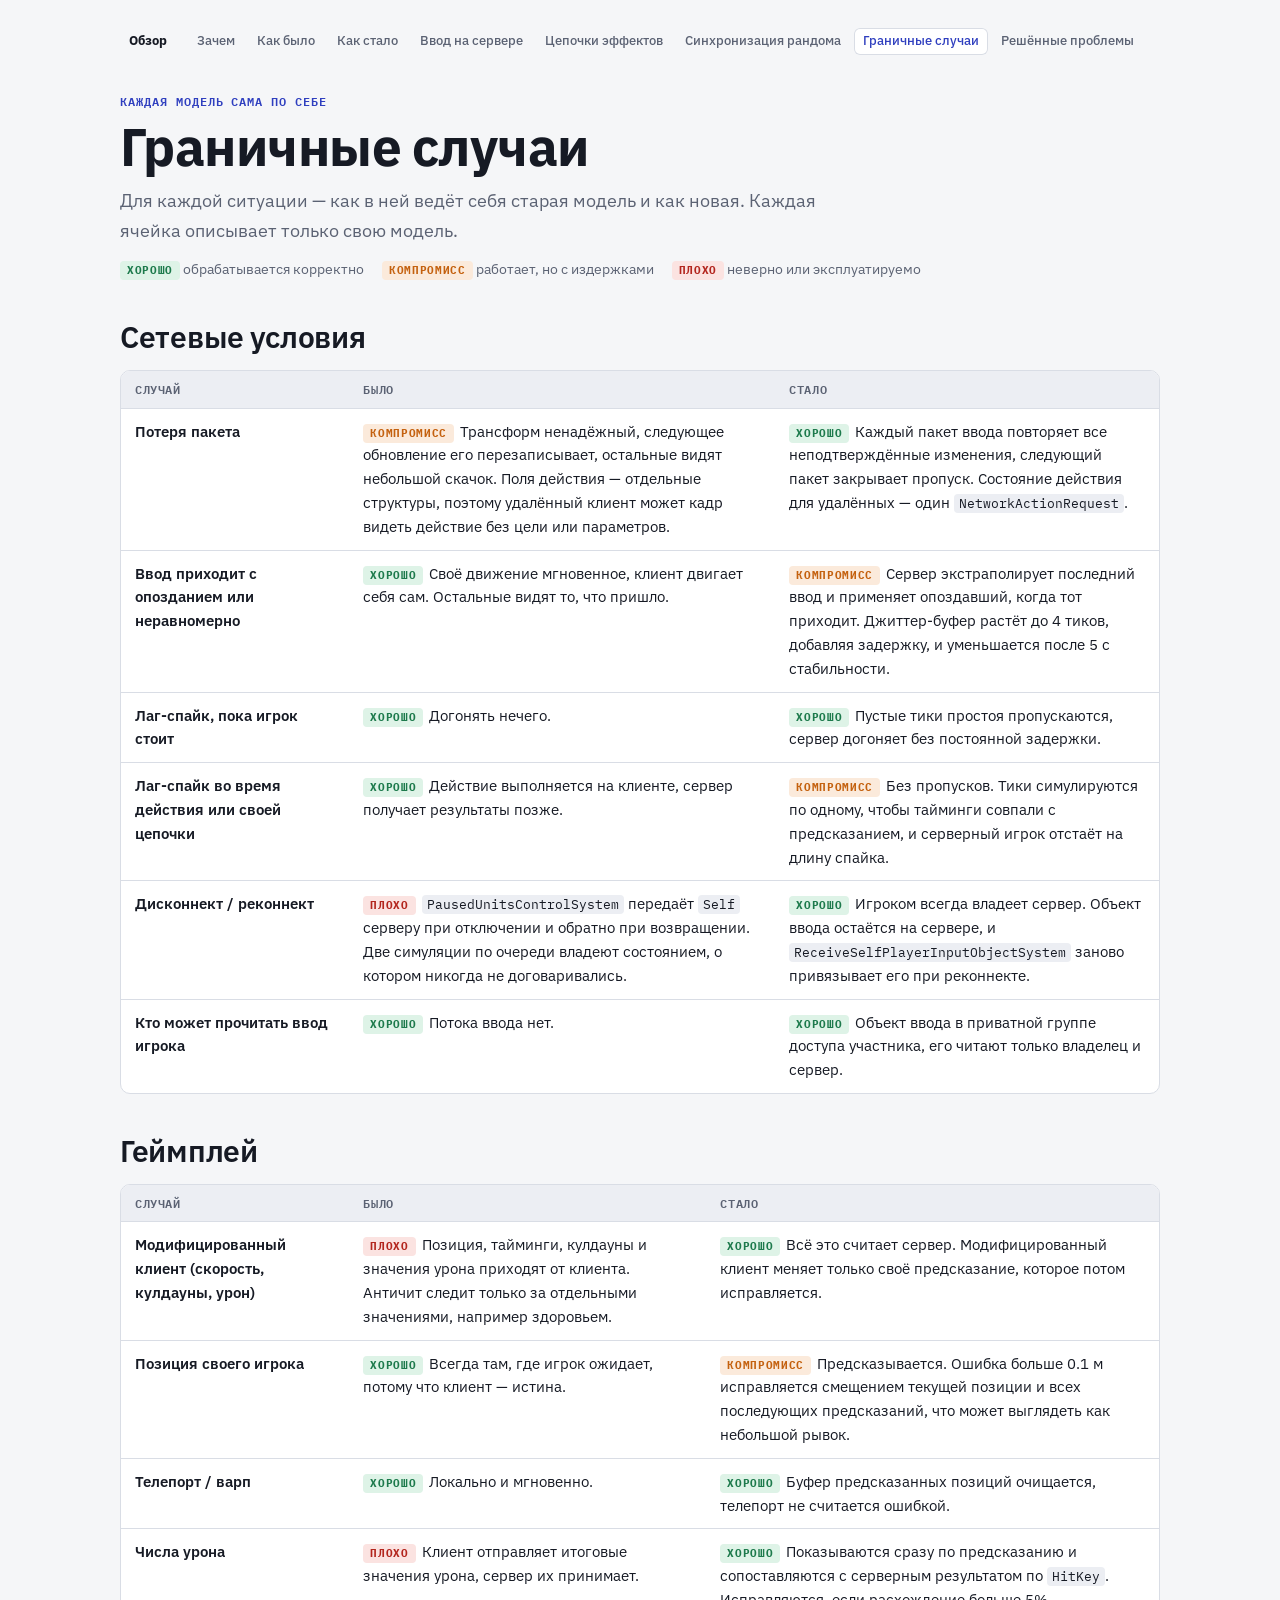
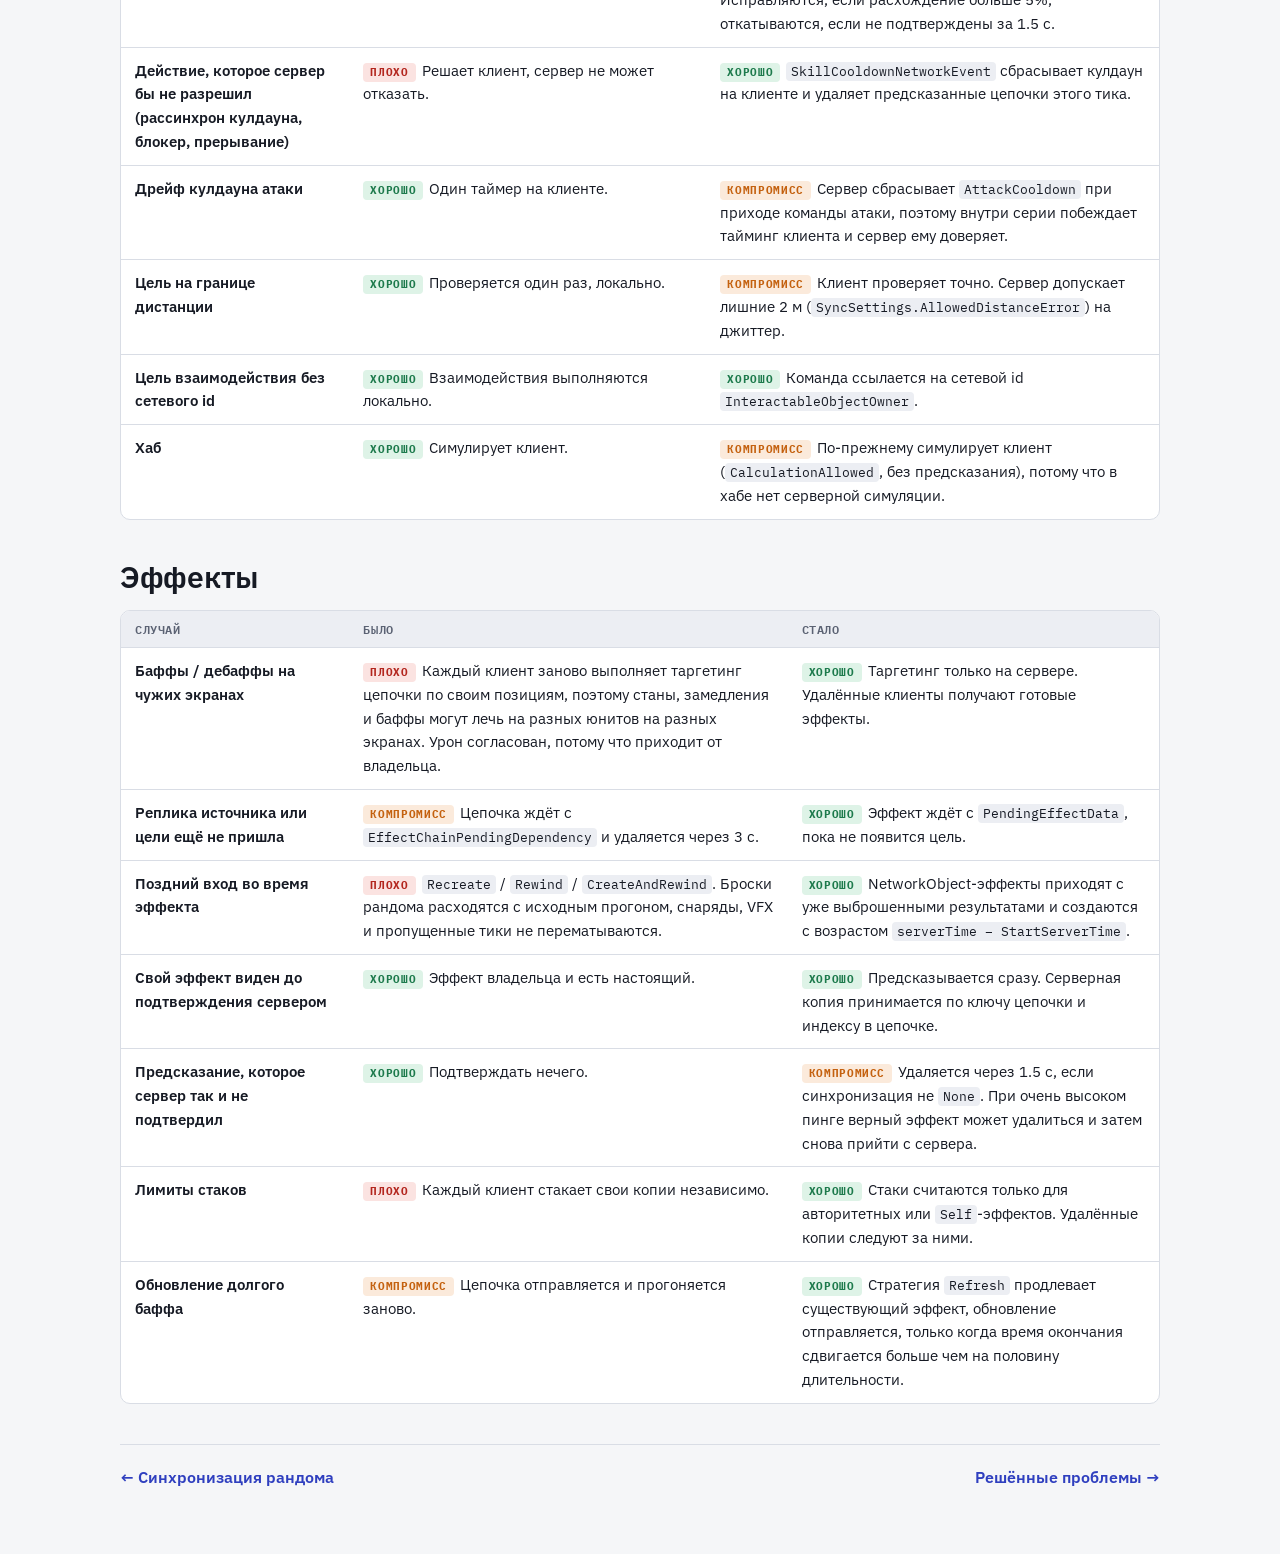
<file: authorative-server/edge-cases.html>
<!doctype html>
<html lang="ru">
<head>
<meta charset="utf-8">
<meta name="viewport" content="width=device-width, initial-scale=1, viewport-fit=cover">
<meta name="claude:viewport-fit-sides" content="cover">
<title>Граничные случаи · Авторитетный сервер</title>
<link rel="stylesheet" href="../common.css">
<link rel="stylesheet" href="deck.css">
<style>
  td .who { margin-right: 6px; }
  .legend { display: flex; flex-wrap: wrap; gap: 10px 18px; color: var(--muted); font-size: .9rem; align-items: center; }
  .who.w { color: var(--server); background: var(--server-soft); }
</style>
</head>
<body>
<div class="page">
  <nav class="nav" aria-label="Страницы">
    <a class="home" href="index.html">Обзор</a>
    <a href="why.html">Зачем</a>
    <a href="before.html">Как было</a>
    <a href="now.html">Как стало</a>
    <a href="server-input.html">Ввод на сервере</a>
    <a href="effects.html">Цепочки эффектов</a>
    <a href="random.html">Синхронизация рандома</a>
    <a href="edge-cases.html" aria-current="page">Граничные случаи</a>
    <a href="problems.html">Решённые проблемы</a>
  </nav>

  <header class="head">
    <span class="eyebrow">Каждая модель сама по себе</span>
    <h1>Граничные случаи</h1>
    <p class="lede">Для каждой ситуации — как в ней ведёт себя старая модель и как новая. Каждая ячейка описывает только свою модель.</p>
    <div class="legend"><span><span class="who g">Хорошо</span> обрабатывается корректно</span><span><span class="who w">Компромисс</span> работает, но с издержками</span><span><span class="who b">Плохо</span> неверно или эксплуатируемо</span></div>
  </header>

  <section>
    <h2>Сетевые условия</h2>
    <div class="tbl"><table>
      <thead><tr><th>Случай</th><th>Было</th><th>Стало</th></tr></thead>
      <tbody>
        <tr><td>Потеря пакета</td>
          <td><span class="who w">Компромисс</span>Трансформ ненадёжный, следующее обновление его перезаписывает, остальные видят небольшой скачок. Поля действия — отдельные структуры, поэтому удалённый клиент может кадр видеть действие без цели или параметров.</td>
          <td><span class="who g">Хорошо</span>Каждый пакет ввода повторяет все неподтверждённые изменения, следующий пакет закрывает пропуск. Состояние действия для удалённых — один <code>NetworkActionRequest</code>.</td></tr>
        <tr><td>Ввод приходит с опозданием или неравномерно</td>
          <td><span class="who g">Хорошо</span>Своё движение мгновенное, клиент двигает себя сам. Остальные видят то, что пришло.</td>
          <td><span class="who w">Компромисс</span>Сервер экстраполирует последний ввод и применяет опоздавший, когда тот приходит. Джиттер-буфер растёт до 4 тиков, добавляя задержку, и уменьшается после 5&nbsp;с стабильности.</td></tr>
        <tr><td>Лаг-спайк, пока игрок стоит</td>
          <td><span class="who g">Хорошо</span>Догонять нечего.</td>
          <td><span class="who g">Хорошо</span>Пустые тики простоя пропускаются, сервер догоняет без постоянной задержки.</td></tr>
        <tr><td>Лаг-спайк во время действия или своей цепочки</td>
          <td><span class="who g">Хорошо</span>Действие выполняется на клиенте, сервер получает результаты позже.</td>
          <td><span class="who w">Компромисс</span>Без пропусков. Тики симулируются по одному, чтобы тайминги совпали с предсказанием, и серверный игрок отстаёт на длину спайка.</td></tr>
        <tr><td>Дисконнект / реконнект</td>
          <td><span class="who b">Плохо</span><code>PausedUnitsControlSystem</code> передаёт <code>Self</code> серверу при отключении и обратно при возвращении. Две симуляции по очереди владеют состоянием, о котором никогда не договаривались.</td>
          <td><span class="who g">Хорошо</span>Игроком всегда владеет сервер. Объект ввода остаётся на сервере, и <code>ReceiveSelfPlayerInputObjectSystem</code> заново привязывает его при реконнекте.</td></tr>
        <tr><td>Кто может прочитать ввод игрока</td>
          <td><span class="who g">Хорошо</span>Потока ввода нет.</td>
          <td><span class="who g">Хорошо</span>Объект ввода в приватной группе доступа участника, его читают только владелец и сервер.</td></tr>
      </tbody>
    </table></div>
  </section>

  <section>
    <h2>Геймплей</h2>
    <div class="tbl"><table>
      <thead><tr><th>Случай</th><th>Было</th><th>Стало</th></tr></thead>
      <tbody>
        <tr><td>Модифицированный клиент (скорость, кулдауны, урон)</td>
          <td><span class="who b">Плохо</span>Позиция, тайминги, кулдауны и значения урона приходят от клиента. Античит следит только за отдельными значениями, например здоровьем.</td>
          <td><span class="who g">Хорошо</span>Всё это считает сервер. Модифицированный клиент меняет только своё предсказание, которое потом исправляется.</td></tr>
        <tr><td>Позиция своего игрока</td>
          <td><span class="who g">Хорошо</span>Всегда там, где игрок ожидает, потому что клиент — истина.</td>
          <td><span class="who w">Компромисс</span>Предсказывается. Ошибка больше 0.1&nbsp;м исправляется смещением текущей позиции и всех последующих предсказаний, что может выглядеть как небольшой рывок.</td></tr>
        <tr><td>Телепорт / варп</td>
          <td><span class="who g">Хорошо</span>Локально и мгновенно.</td>
          <td><span class="who g">Хорошо</span>Буфер предсказанных позиций очищается, телепорт не считается ошибкой.</td></tr>
        <tr><td>Числа урона</td>
          <td><span class="who b">Плохо</span>Клиент отправляет итоговые значения урона, сервер их принимает.</td>
          <td><span class="who g">Хорошо</span>Показываются сразу по предсказанию и сопоставляются с серверным результатом по <code>HitKey</code>. Исправляются, если расхождение больше 5%, откатываются, если не подтверждены за 1.5&nbsp;с.</td></tr>
        <tr><td>Действие, которое сервер бы не разрешил (рассинхрон кулдауна, блокер, прерывание)</td>
          <td><span class="who b">Плохо</span>Решает клиент, сервер не может отказать.</td>
          <td><span class="who g">Хорошо</span><code>SkillCooldownNetworkEvent</code> сбрасывает кулдаун на клиенте и удаляет предсказанные цепочки этого тика.</td></tr>
        <tr><td>Дрейф кулдауна атаки</td>
          <td><span class="who g">Хорошо</span>Один таймер на клиенте.</td>
          <td><span class="who w">Компромисс</span>Сервер сбрасывает <code>AttackCooldown</code> при приходе команды атаки, поэтому внутри серии побеждает тайминг клиента и сервер ему доверяет.</td></tr>
        <tr><td>Цель на границе дистанции</td>
          <td><span class="who g">Хорошо</span>Проверяется один раз, локально.</td>
          <td><span class="who w">Компромисс</span>Клиент проверяет точно. Сервер допускает лишние 2&nbsp;м (<code>SyncSettings.AllowedDistanceError</code>) на джиттер.</td></tr>
        <tr><td>Цель взаимодействия без сетевого id</td>
          <td><span class="who g">Хорошо</span>Взаимодействия выполняются локально.</td>
          <td><span class="who g">Хорошо</span>Команда ссылается на сетевой id <code>InteractableObjectOwner</code>.</td></tr>
        <tr><td>Хаб</td>
          <td><span class="who g">Хорошо</span>Симулирует клиент.</td>
          <td><span class="who w">Компромисс</span>По-прежнему симулирует клиент (<code>CalculationAllowed</code>, без предсказания), потому что в хабе нет серверной симуляции.</td></tr>
      </tbody>
    </table></div>
  </section>

  <section>
    <h2>Эффекты</h2>
    <div class="tbl"><table>
      <thead><tr><th>Случай</th><th>Было</th><th>Стало</th></tr></thead>
      <tbody>
        <tr><td>Баффы / дебаффы на чужих экранах</td>
          <td><span class="who b">Плохо</span>Каждый клиент заново выполняет таргетинг цепочки по своим позициям, поэтому станы, замедления и баффы могут лечь на разных юнитов на разных экранах. Урон согласован, потому что приходит от владельца.</td>
          <td><span class="who g">Хорошо</span>Таргетинг только на сервере. Удалённые клиенты получают готовые эффекты.</td></tr>
        <tr><td>Реплика источника или цели ещё не пришла</td>
          <td><span class="who w">Компромисс</span>Цепочка ждёт с <code>EffectChainPendingDependency</code> и удаляется через 3&nbsp;с.</td>
          <td><span class="who g">Хорошо</span>Эффект ждёт с <code>PendingEffectData</code>, пока не появится цель.</td></tr>
        <tr><td>Поздний вход во время эффекта</td>
          <td><span class="who b">Плохо</span><code>Recreate</code> / <code>Rewind</code> / <code>CreateAndRewind</code>. Броски рандома расходятся с исходным прогоном, снаряды, VFX и пропущенные тики не перематываются.</td>
          <td><span class="who g">Хорошо</span>NetworkObject-эффекты приходят с уже выброшенными результатами и создаются с возрастом <code>serverTime − StartServerTime</code>.</td></tr>
        <tr><td>Свой эффект виден до подтверждения сервером</td>
          <td><span class="who g">Хорошо</span>Эффект владельца и есть настоящий.</td>
          <td><span class="who g">Хорошо</span>Предсказывается сразу. Серверная копия принимается по ключу цепочки и индексу в цепочке.</td></tr>
        <tr><td>Предсказание, которое сервер так и не подтвердил</td>
          <td><span class="who g">Хорошо</span>Подтверждать нечего.</td>
          <td><span class="who w">Компромисс</span>Удаляется через 1.5&nbsp;с, если синхронизация не <code>None</code>. При очень высоком пинге верный эффект может удалиться и затем снова прийти с сервера.</td></tr>
        <tr><td>Лимиты стаков</td>
          <td><span class="who b">Плохо</span>Каждый клиент стакает свои копии независимо.</td>
          <td><span class="who g">Хорошо</span>Стаки считаются только для авторитетных или <code>Self</code>-эффектов. Удалённые копии следуют за ними.</td></tr>
        <tr><td>Обновление долгого баффа</td>
          <td><span class="who w">Компромисс</span>Цепочка отправляется и прогоняется заново.</td>
          <td><span class="who g">Хорошо</span>Стратегия <code>Refresh</code> продлевает существующий эффект, обновление отправляется, только когда время окончания сдвигается больше чем на половину длительности.</td></tr>
      </tbody>
    </table></div>
  </section>

  <div class="pager"><a href="random.html">← Синхронизация рандома</a><a href="problems.html">Решённые проблемы →</a></div>
</div>
<script>
try { history.scrollRestoration = "manual"; } catch (e) {}
window.scrollTo(0, 0);
window.addEventListener("pageshow", function () { window.scrollTo(0, 0); });
</script>
</body>
</html>
</file>
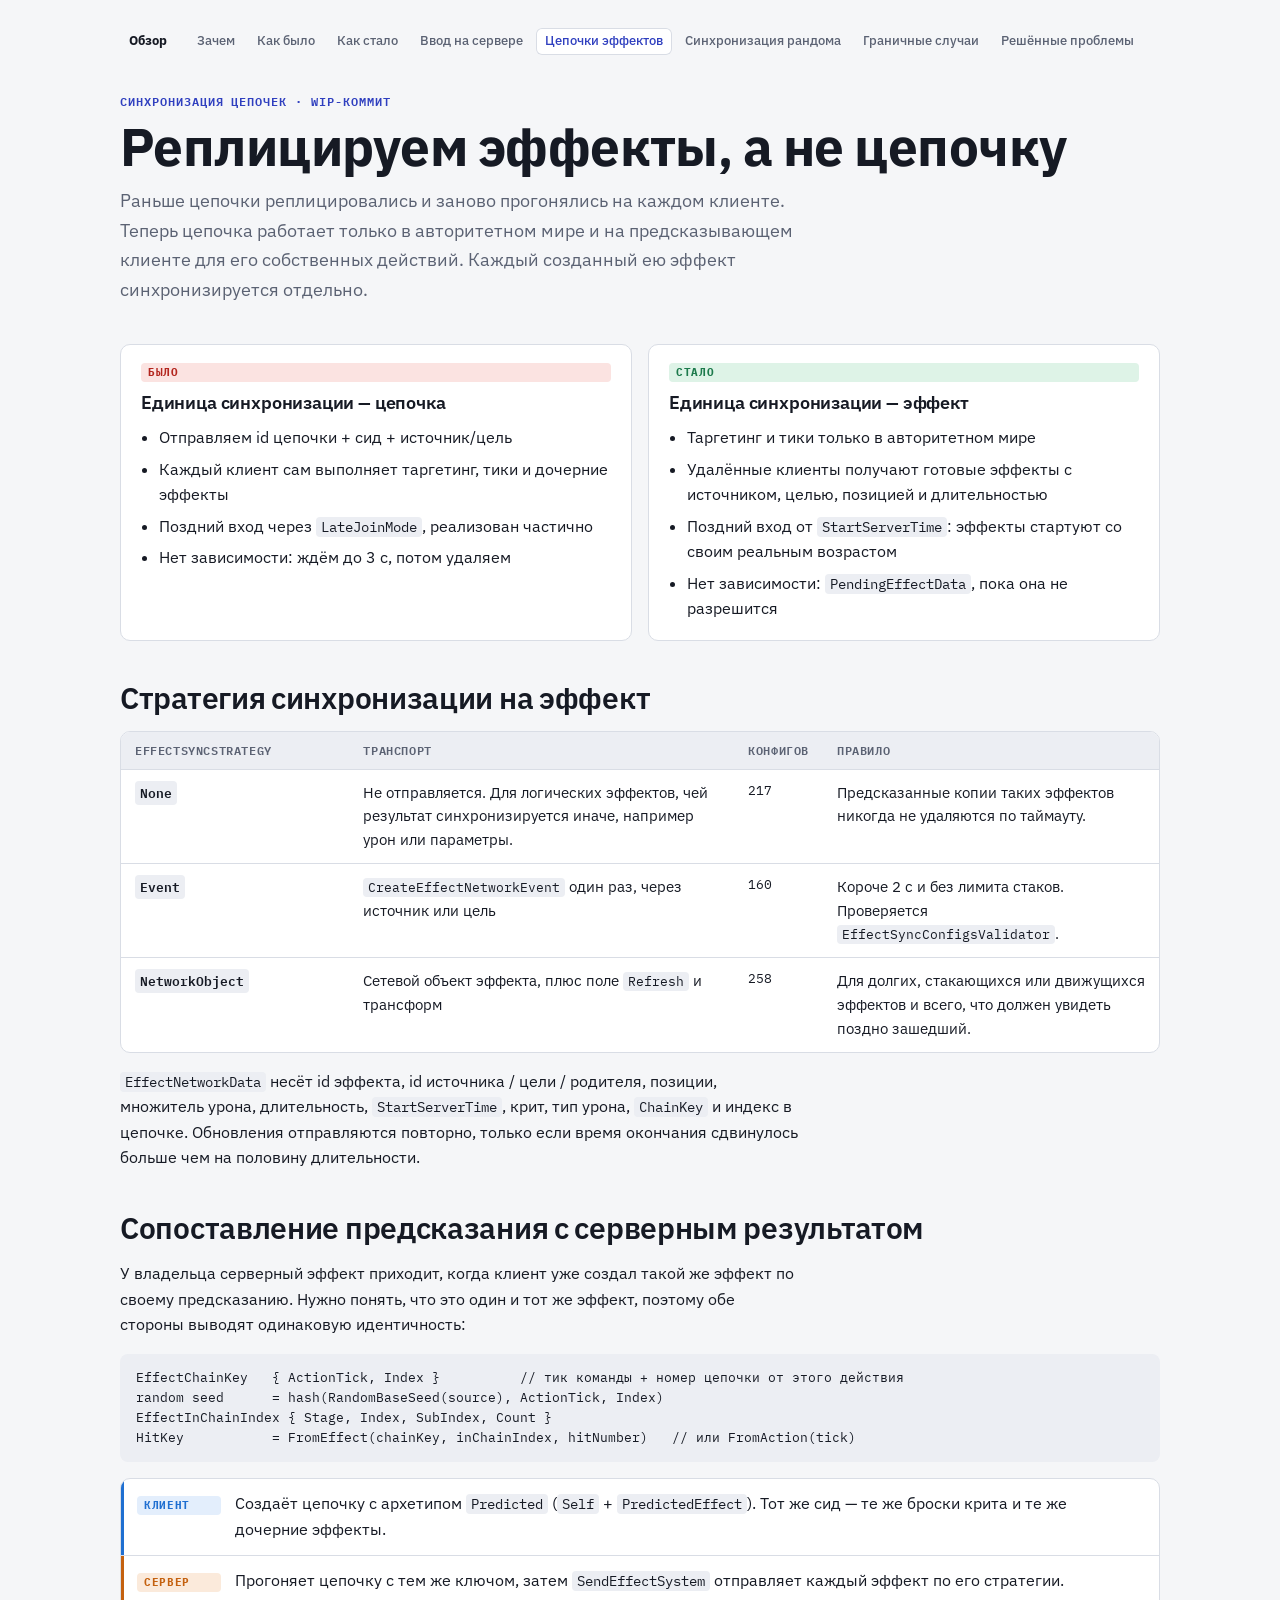
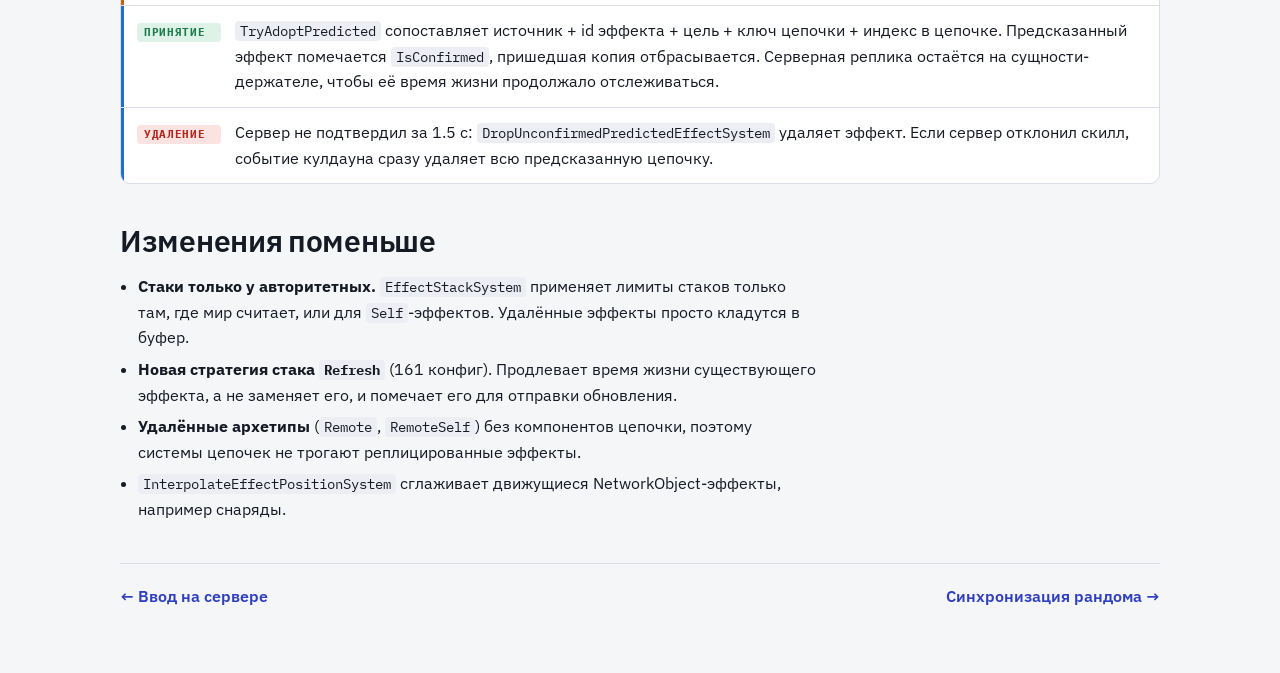
<file: authorative-server/effects.html>
<!doctype html>
<html lang="ru">
<head>
<meta charset="utf-8">
<meta name="viewport" content="width=device-width, initial-scale=1, viewport-fit=cover">
<meta name="claude:viewport-fit-sides" content="cover">
<title>Цепочки эффектов · Авторитетный сервер</title>
<link rel="stylesheet" href="../common.css">
<link rel="stylesheet" href="deck.css">
</head>
<body>
<div class="page">
  <nav class="nav" aria-label="Страницы">
    <a class="home" href="index.html">Обзор</a>
    <a href="why.html">Зачем</a>
    <a href="before.html">Как было</a>
    <a href="now.html">Как стало</a>
    <a href="server-input.html">Ввод на сервере</a>
    <a href="effects.html" aria-current="page">Цепочки эффектов</a>
    <a href="random.html">Синхронизация рандома</a>
    <a href="edge-cases.html">Граничные случаи</a>
    <a href="problems.html">Решённые проблемы</a>
  </nav>

  <header class="head">
    <span class="eyebrow">Синхронизация цепочек · WIP-коммит</span>
    <h1>Реплицируем эффекты, а не цепочку</h1>
    <p class="lede">Раньше цепочки реплицировались и заново прогонялись на каждом клиенте. Теперь цепочка работает только в авторитетном мире и на предсказывающем клиенте для его собственных действий. Каждый созданный ею эффект синхронизируется отдельно.</p>
  </header>

  <section>
    <div class="cols">
      <div class="card">
        <span class="who b">Было</span>
        <h3>Единица синхронизации — цепочка</h3>
        <ul class="plain">
          <li>Отправляем id цепочки + сид + источник/цель</li>
          <li>Каждый клиент сам выполняет таргетинг, тики и дочерние эффекты</li>
          <li>Поздний вход через <code>LateJoinMode</code>, реализован частично</li>
          <li>Нет зависимости: ждём до 3&nbsp;с, потом удаляем</li>
        </ul>
      </div>
      <div class="card">
        <span class="who g">Стало</span>
        <h3>Единица синхронизации — эффект</h3>
        <ul class="plain">
          <li>Таргетинг и тики только в авторитетном мире</li>
          <li>Удалённые клиенты получают готовые эффекты с источником, целью, позицией и длительностью</li>
          <li>Поздний вход от <code>StartServerTime</code>: эффекты стартуют со своим реальным возрастом</li>
          <li>Нет зависимости: <code>PendingEffectData</code>, пока она не разрешится</li>
        </ul>
      </div>
    </div>
  </section>

  <section>
    <h2>Стратегия синхронизации на эффект</h2>
    <div class="tbl"><table>
      <thead><tr><th>EffectSyncStrategy</th><th>Транспорт</th><th>Конфигов</th><th>Правило</th></tr></thead>
      <tbody>
        <tr><td><code>None</code></td><td>Не отправляется. Для логических эффектов, чей результат синхронизируется иначе, например урон или параметры.</td><td class="mono">217</td><td>Предсказанные копии таких эффектов никогда не удаляются по таймауту.</td></tr>
        <tr><td><code>Event</code></td><td><code>CreateEffectNetworkEvent</code> один раз, через источник или цель</td><td class="mono">160</td><td>Короче 2&nbsp;с и без лимита стаков. Проверяется <code>EffectSyncConfigsValidator</code>.</td></tr>
        <tr><td><code>NetworkObject</code></td><td>Сетевой объект эффекта, плюс поле <code>Refresh</code> и трансформ</td><td class="mono">258</td><td>Для долгих, стакающихся или движущихся эффектов и всего, что должен увидеть поздно зашедший.</td></tr>
      </tbody>
    </table></div>
    <p><code>EffectNetworkData</code> несёт id эффекта, id источника / цели / родителя, позиции, множитель урона, длительность, <code>StartServerTime</code>, крит, тип урона, <code>ChainKey</code> и индекс в цепочке. Обновления отправляются повторно, только если время окончания сдвинулось больше чем на половину длительности.</p>
  </section>

  <section>
    <h2>Сопоставление предсказания с серверным результатом</h2>
    <p>У владельца серверный эффект приходит, когда клиент уже создал такой же эффект по своему предсказанию. Нужно понять, что это один и тот же эффект, поэтому обе стороны выводят одинаковую идентичность:</p>
<pre><code>EffectChainKey   { ActionTick, Index }          // тик команды + номер цепочки от этого действия
random seed      = hash(RandomBaseSeed(source), ActionTick, Index)
EffectInChainIndex { Stage, Index, SubIndex, Count }
HitKey           = FromEffect(chainKey, inChainIndex, hitNumber)   // или FromAction(tick)</code></pre>
    <div class="flow">
      <div class="step c"><span class="who c">Клиент</span><div>Создаёт цепочку с архетипом <code>Predicted</code> (<code>Self</code> + <code>PredictedEffect</code>). Тот же сид — те же броски крита и те же дочерние эффекты.</div></div>
      <div class="step s"><span class="who s">Сервер</span><div>Прогоняет цепочку с тем же ключом, затем <code>SendEffectSystem</code> отправляет каждый эффект по его стратегии.</div></div>
      <div class="step c"><span class="who g">Принятие</span><div><code>TryAdoptPredicted</code> сопоставляет источник + id эффекта + цель + ключ цепочки + индекс в цепочке. Предсказанный эффект помечается <code>IsConfirmed</code>, пришедшая копия отбрасывается. Серверная реплика остаётся на сущности-держателе, чтобы её время жизни продолжало отслеживаться.</div></div>
      <div class="step c"><span class="who b">Удаление</span><div>Сервер не подтвердил за 1.5&nbsp;с: <code>DropUnconfirmedPredictedEffectSystem</code> удаляет эффект. Если сервер отклонил скилл, событие кулдауна сразу удаляет всю предсказанную цепочку.</div></div>
    </div>
  </section>

  <section>
    <h2>Изменения поменьше</h2>
    <ul class="plain">
      <li><b>Стаки только у авторитетных.</b> <code>EffectStackSystem</code> применяет лимиты стаков только там, где мир считает, или для <code>Self</code>-эффектов. Удалённые эффекты просто кладутся в буфер.</li>
      <li><b>Новая стратегия стака <code>Refresh</code></b> (161 конфиг). Продлевает время жизни существующего эффекта, а не заменяет его, и помечает его для отправки обновления.</li>
      <li><b>Удалённые архетипы</b> (<code>Remote</code>, <code>RemoteSelf</code>) без компонентов цепочки, поэтому системы цепочек не трогают реплицированные эффекты.</li>
      <li><code>InterpolateEffectPositionSystem</code> сглаживает движущиеся NetworkObject-эффекты, например снаряды.</li>
    </ul>
  </section>

  <div class="pager"><a href="server-input.html">← Ввод на сервере</a><a href="random.html">Синхронизация рандома →</a></div>
</div>
<script>
try { history.scrollRestoration = "manual"; } catch (e) {}
window.scrollTo(0, 0);
window.addEventListener("pageshow", function () { window.scrollTo(0, 0); });
</script>
</body>
</html>
</file>
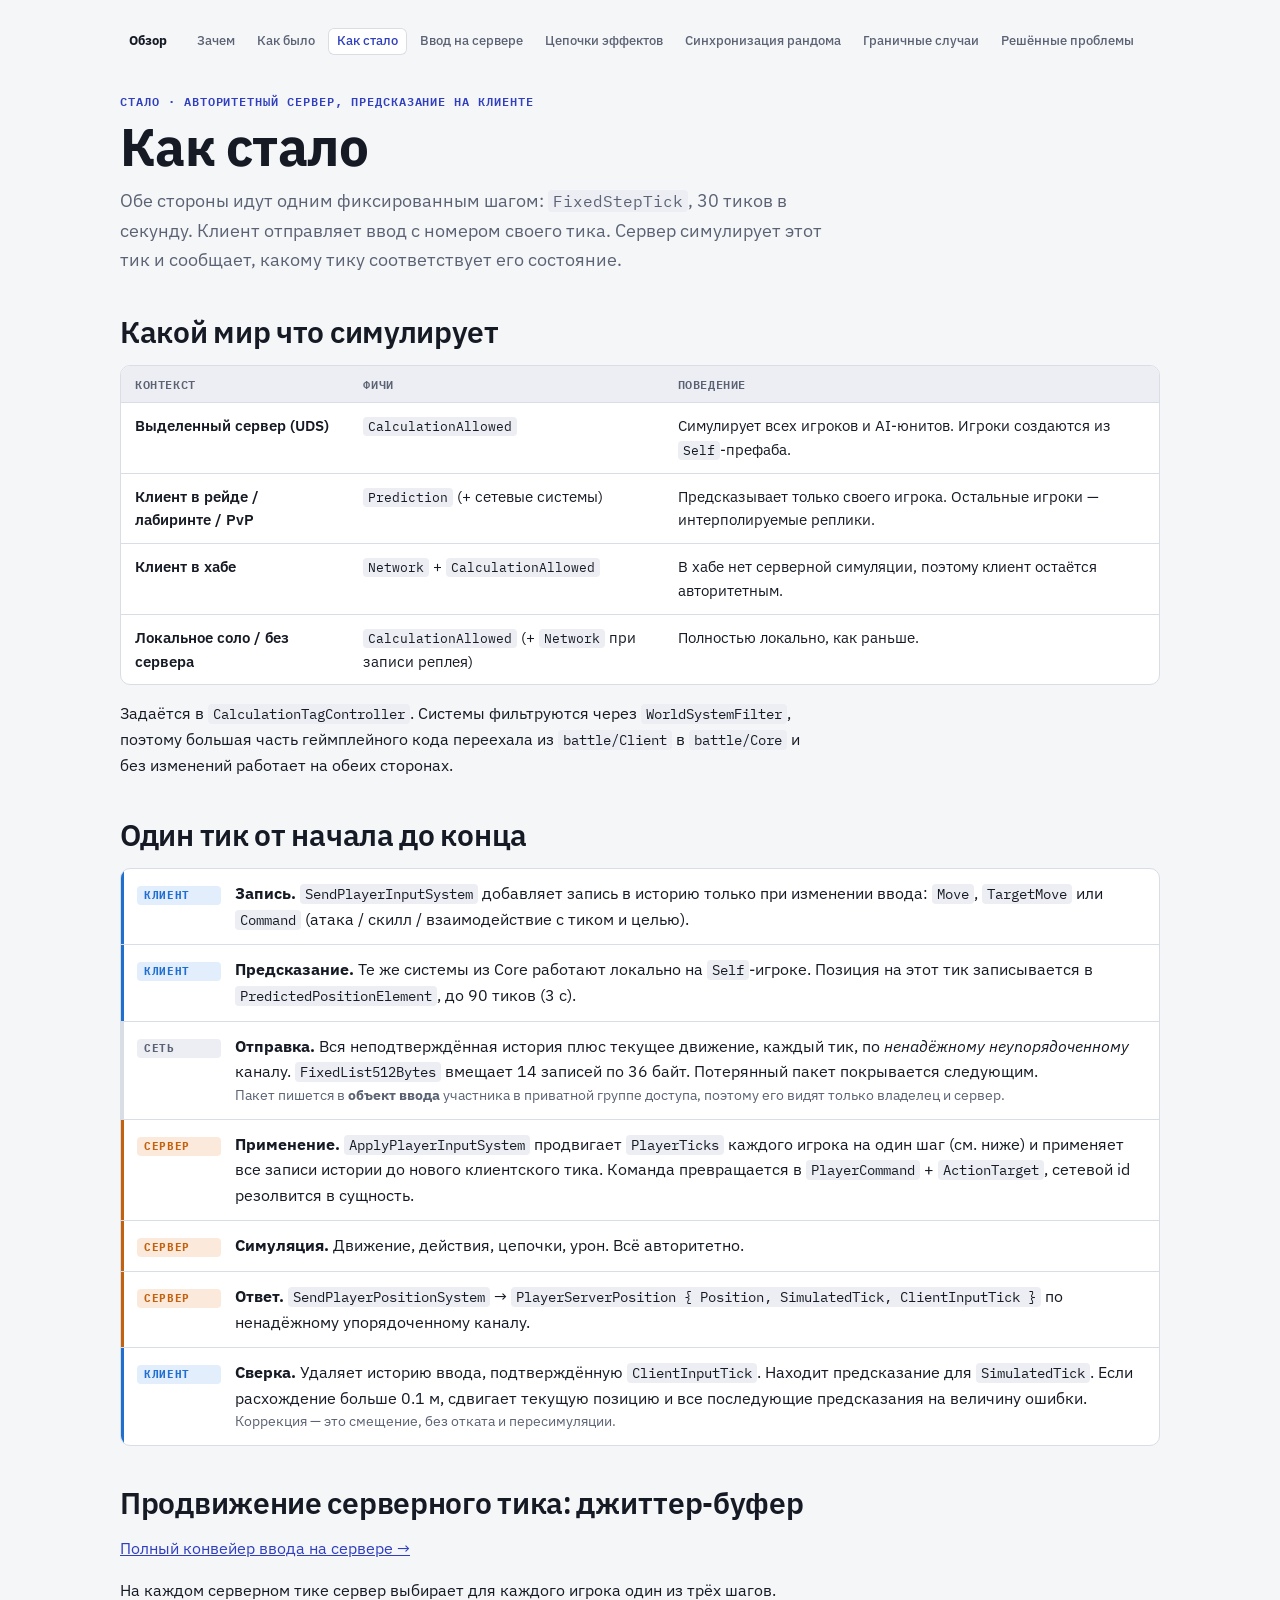
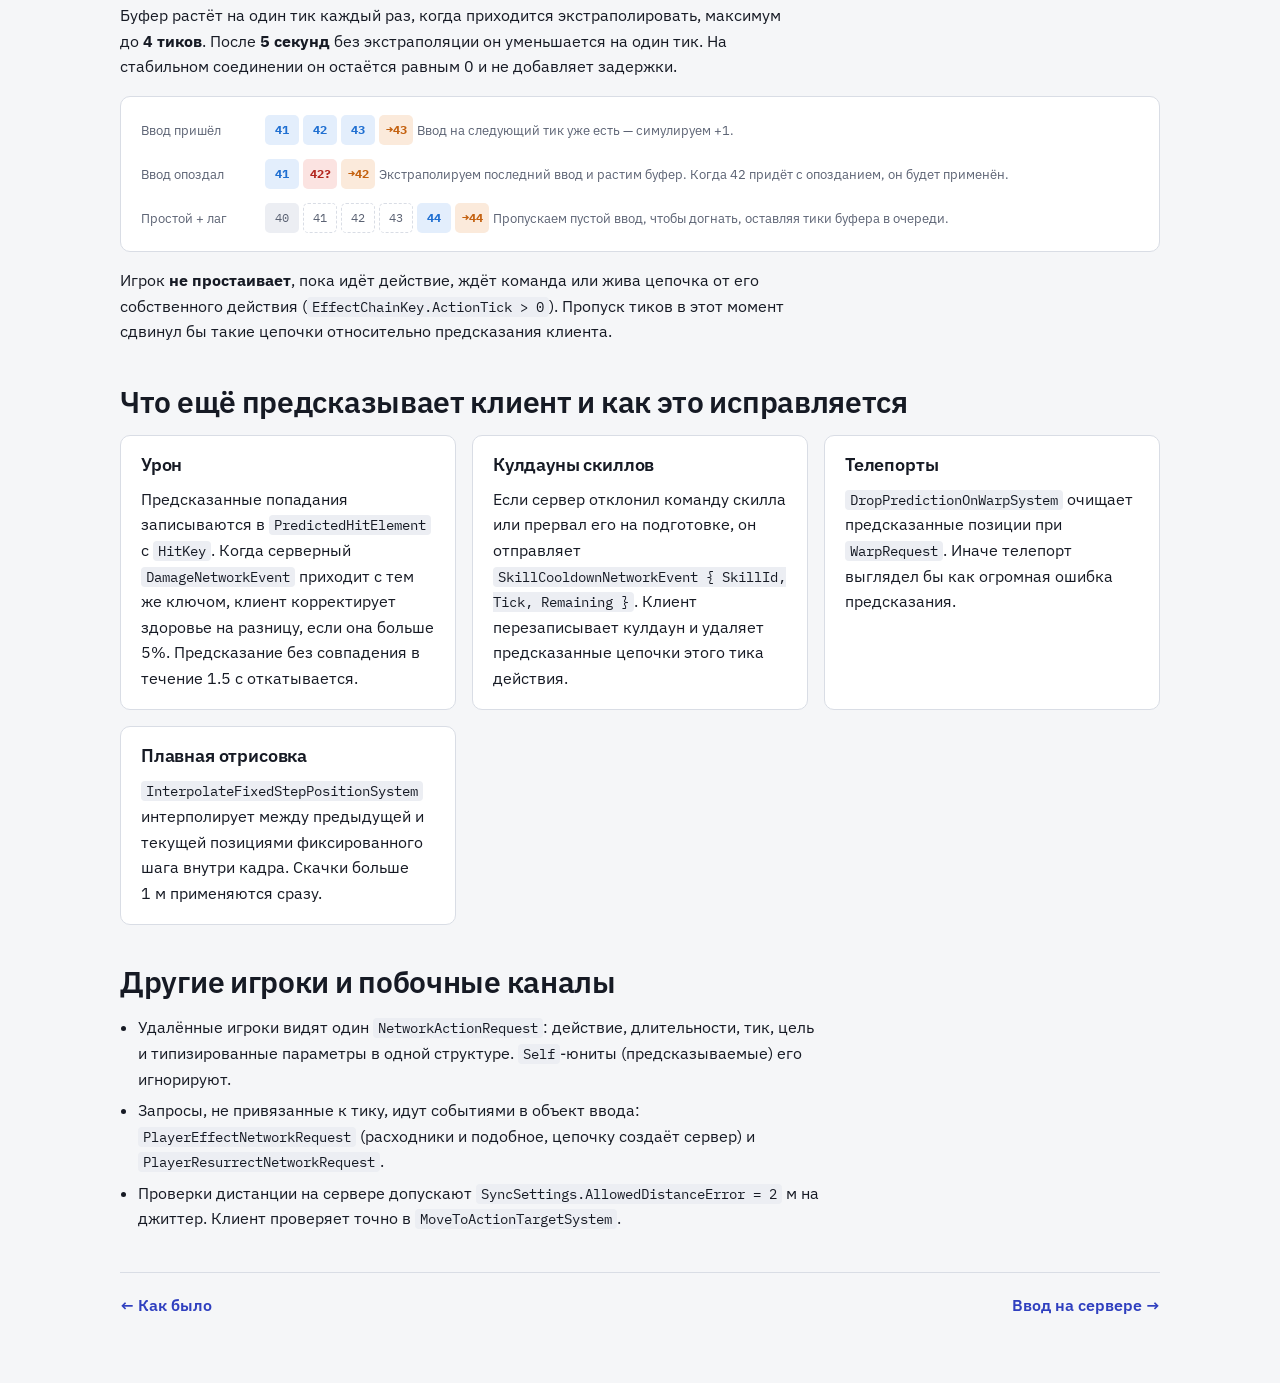
<file: authorative-server/now.html>
<!doctype html>
<html lang="ru">
<head>
<meta charset="utf-8">
<meta name="viewport" content="width=device-width, initial-scale=1, viewport-fit=cover">
<meta name="claude:viewport-fit-sides" content="cover">
<title>Как стало · Авторитетный сервер</title>
<link rel="stylesheet" href="../common.css">
<link rel="stylesheet" href="deck.css">
</head>
<body>
<div class="page">
  <nav class="nav" aria-label="Страницы">
    <a class="home" href="index.html">Обзор</a>
    <a href="why.html">Зачем</a>
    <a href="before.html">Как было</a>
    <a href="now.html" aria-current="page">Как стало</a>
    <a href="server-input.html">Ввод на сервере</a>
    <a href="effects.html">Цепочки эффектов</a>
    <a href="random.html">Синхронизация рандома</a>
    <a href="edge-cases.html">Граничные случаи</a>
    <a href="problems.html">Решённые проблемы</a>
  </nav>

  <header class="head">
    <span class="eyebrow">Стало · авторитетный сервер, предсказание на клиенте</span>
    <h1>Как стало</h1>
    <p class="lede">Обе стороны идут одним фиксированным шагом: <code>FixedStepTick</code>, 30 тиков в секунду. Клиент отправляет ввод с номером своего тика. Сервер симулирует этот тик и сообщает, какому тику соответствует его состояние.</p>
  </header>

  <section>
    <h2>Какой мир что симулирует</h2>
    <div class="tbl"><table>
      <thead><tr><th>Контекст</th><th>Фичи</th><th>Поведение</th></tr></thead>
      <tbody>
        <tr><td>Выделенный сервер (UDS)</td><td><code>CalculationAllowed</code></td><td>Симулирует всех игроков и AI-юнитов. Игроки создаются из <code>Self</code>-префаба.</td></tr>
        <tr><td>Клиент в рейде / лабиринте / PvP</td><td><code>Prediction</code> (+ сетевые системы)</td><td>Предсказывает только своего игрока. Остальные игроки — интерполируемые реплики.</td></tr>
        <tr><td>Клиент в хабе</td><td><code>Network</code> + <code>CalculationAllowed</code></td><td>В хабе нет серверной симуляции, поэтому клиент остаётся авторитетным.</td></tr>
        <tr><td>Локальное соло / без сервера</td><td><code>CalculationAllowed</code> (+ <code>Network</code> при записи реплея)</td><td>Полностью локально, как раньше.</td></tr>
      </tbody>
    </table></div>
    <p>Задаётся в <code>CalculationTagController</code>. Системы фильтруются через <code>WorldSystemFilter</code>, поэтому большая часть геймплейного кода переехала из <code>battle/Client</code> в <code>battle/Core</code> и без изменений работает на обеих сторонах.</p>
  </section>

  <section>
    <h2>Один тик от начала до конца</h2>
    <div class="flow">
      <div class="step c"><span class="who c">Клиент</span><div><b>Запись.</b> <code>SendPlayerInputSystem</code> добавляет запись в историю только при изменении ввода: <code>Move</code>, <code>TargetMove</code> или <code>Command</code> (атака / скилл / взаимодействие с тиком и целью).</div></div>
      <div class="step c"><span class="who c">Клиент</span><div><b>Предсказание.</b> Те же системы из Core работают локально на <code>Self</code>-игроке. Позиция на этот тик записывается в <code>PredictedPositionElement</code>, до 90 тиков (3&nbsp;с).</div></div>
      <div class="step n"><span class="who n">Сеть</span><div><b>Отправка.</b> Вся неподтверждённая история плюс текущее движение, каждый тик, по <i>ненадёжному неупорядоченному</i> каналу. <code>FixedList512Bytes</code> вмещает 14 записей по 36 байт. Потерянный пакет покрывается следующим.<small>Пакет пишется в <b>объект ввода</b> участника в приватной группе доступа, поэтому его видят только владелец и сервер.</small></div></div>
      <div class="step s"><span class="who s">Сервер</span><div><b>Применение.</b> <code>ApplyPlayerInputSystem</code> продвигает <code>PlayerTicks</code> каждого игрока на один шаг (см. ниже) и применяет все записи истории до нового клиентского тика. Команда превращается в <code>PlayerCommand</code> + <code>ActionTarget</code>, сетевой id резолвится в сущность.</div></div>
      <div class="step s"><span class="who s">Сервер</span><div><b>Симуляция.</b> Движение, действия, цепочки, урон. Всё авторитетно.</div></div>
      <div class="step s"><span class="who s">Сервер</span><div><b>Ответ.</b> <code>SendPlayerPositionSystem</code> → <code>PlayerServerPosition { Position, SimulatedTick, ClientInputTick }</code> по ненадёжному упорядоченному каналу.</div></div>
      <div class="step c"><span class="who c">Клиент</span><div><b>Сверка.</b> Удаляет историю ввода, подтверждённую <code>ClientInputTick</code>. Находит предсказание для <code>SimulatedTick</code>. Если расхождение больше 0.1&nbsp;м, сдвигает текущую позицию и все последующие предсказания на величину ошибки.<small>Коррекция — это смещение, без отката и пересимуляции.</small></div></div>
    </div>
  </section>

  <section>
    <h2>Продвижение серверного тика: джиттер-буфер</h2>
    <p><a href="server-input.html" style="color:var(--accent)">Полный конвейер ввода на сервере →</a></p>
    <p>На каждом серверном тике сервер выбирает для каждого игрока один из трёх шагов. Буфер растёт на один тик каждый раз, когда приходится экстраполировать, максимум до <b>4 тиков</b>. После <b>5&nbsp;секунд</b> без экстраполяции он уменьшается на один тик. На стабильном соединении он остаётся равным 0 и не добавляет задержки.</p>
    <div class="card" style="gap:14px">
      <div class="ticks"><span class="ticklabel">Ввод пришёл</span><span class="tick in">41</span><span class="tick in">42</span><span class="tick in">43</span><span class="tick sim">→43</span><span style="color:var(--muted);font-size:13px;font-family:var(--f-body)">Ввод на следующий тик уже есть — симулируем +1.</span></div>
      <div class="ticks"><span class="ticklabel">Ввод опоздал</span><span class="tick in">41</span><span class="tick x">42?</span><span class="tick sim">→42</span><span style="color:var(--muted);font-size:13px;font-family:var(--f-body)">Экстраполируем последний ввод и растим буфер. Когда 42 придёт с опозданием, он будет применён.</span></div>
      <div class="ticks"><span class="ticklabel">Простой + лаг</span><span class="tick">40</span><span class="tick skip">41</span><span class="tick skip">42</span><span class="tick skip">43</span><span class="tick in">44</span><span class="tick sim">→44</span><span style="color:var(--muted);font-size:13px;font-family:var(--f-body)">Пропускаем пустой ввод, чтобы догнать, оставляя тики буфера в очереди.</span></div>
    </div>
    <p>Игрок <b>не простаивает</b>, пока идёт действие, ждёт команда или жива цепочка от его собственного действия (<code>EffectChainKey.ActionTick &gt; 0</code>). Пропуск тиков в этот момент сдвинул бы такие цепочки относительно предсказания клиента.</p>
  </section>

  <section>
    <h2>Что ещё предсказывает клиент и как это исправляется</h2>
    <div class="cols">
      <div class="card">
        <h3>Урон</h3>
        <p>Предсказанные попадания записываются в <code>PredictedHitElement</code> с <code>HitKey</code>. Когда серверный <code>DamageNetworkEvent</code> приходит с тем же ключом, клиент корректирует здоровье на разницу, если она больше 5%. Предсказание без совпадения в течение 1.5&nbsp;с откатывается.</p>
      </div>
      <div class="card">
        <h3>Кулдауны скиллов</h3>
        <p>Если сервер отклонил команду скилла или прервал его на подготовке, он отправляет <code>SkillCooldownNetworkEvent { SkillId, Tick, Remaining }</code>. Клиент перезаписывает кулдаун и удаляет предсказанные цепочки этого тика действия.</p>
      </div>
      <div class="card">
        <h3>Телепорты</h3>
        <p><code>DropPredictionOnWarpSystem</code> очищает предсказанные позиции при <code>WarpRequest</code>. Иначе телепорт выглядел бы как огромная ошибка предсказания.</p>
      </div>
      <div class="card">
        <h3>Плавная отрисовка</h3>
        <p><code>InterpolateFixedStepPositionSystem</code> интерполирует между предыдущей и текущей позициями фиксированного шага внутри кадра. Скачки больше 1&nbsp;м применяются сразу.</p>
      </div>
    </div>
  </section>

  <section>
    <h2>Другие игроки и побочные каналы</h2>
    <ul class="plain">
      <li>Удалённые игроки видят один <code>NetworkActionRequest</code>: действие, длительности, тик, цель и типизированные параметры в одной структуре. <code>Self</code>-юниты (предсказываемые) его игнорируют.</li>
      <li>Запросы, не привязанные к тику, идут событиями в объект ввода: <code>PlayerEffectNetworkRequest</code> (расходники и подобное, цепочку создаёт сервер) и <code>PlayerResurrectNetworkRequest</code>.</li>
      <li>Проверки дистанции на сервере допускают <code>SyncSettings.AllowedDistanceError = 2</code> м на джиттер. Клиент проверяет точно в <code>MoveToActionTargetSystem</code>.</li>
    </ul>
  </section>

  <div class="pager"><a href="before.html">← Как было</a><a href="server-input.html">Ввод на сервере →</a></div>
</div>
<script>
try { history.scrollRestoration = "manual"; } catch (e) {}
window.scrollTo(0, 0);
window.addEventListener("pageshow", function () { window.scrollTo(0, 0); });
</script>
</body>
</html>
</file>
<file: common.css>
@import url("https://fonts.googleapis.com/css2?family=IBM+Plex+Mono:wght@400;500;600;700&family=IBM+Plex+Sans:wght@400;500;600;700&family=IBM+Plex+Sans+Condensed:wght@600;700&display=swap");

:root {
  --bg: #f5f6f8;
  --surface: #ffffff;
  --ink: #161a24;
  --muted: #5b6273;
  --line: #d9dde5;
  --accent: #2f3fbf;
  --code-bg: #eceef3;
  --client: #1f6fd1;
  --client-soft: #e3eefc;
  --server: #c4610f;
  --server-soft: #fbeadb;
  --core: #6b47b8;
  --good: #1d7a4c;
  --good-soft: #def3e7;
  --bad: #b3261e;
  --bad-soft: #fbe3e1;
  --f-display: "IBM Plex Sans Condensed", "IBM Plex Sans", system-ui, sans-serif;
  --f-body: "IBM Plex Sans", system-ui, -apple-system, "Segoe UI", sans-serif;
  --f-mono: "IBM Plex Mono", ui-monospace, "SFMono-Regular", Menlo, Consolas, monospace;
  color-scheme: light;
}
@media (prefers-color-scheme: dark) {
  :root:not([data-theme="light"]) {
    --bg: #11141b; --surface: #181c25; --ink: #e7e9ef; --muted: #9aa1b2; --line: #2a303d;
    --accent: #8e9bff; --code-bg: #1f2430;
    --client: #6aa8f5; --client-soft: #17263b; --server: #f0a05a; --server-soft: #33241a; --core: #b39af0;
    --good: #5cc98f; --good-soft: #15291f; --bad: #f08a83; --bad-soft: #351b1a;
    color-scheme: dark;
  }
}
:root[data-theme="dark"] {
  --bg: #11141b; --surface: #181c25; --ink: #e7e9ef; --muted: #9aa1b2; --line: #2a303d;
  --accent: #8e9bff; --code-bg: #1f2430;
  --client: #6aa8f5; --client-soft: #17263b; --server: #f0a05a; --server-soft: #33241a; --core: #b39af0;
  --good: #5cc98f; --good-soft: #15291f; --bad: #f08a83; --bad-soft: #351b1a;
  color-scheme: dark;
}

*, *::before, *::after { box-sizing: border-box; }
body {
  margin: 0;
  background: var(--bg);
  color: var(--ink);
  font: 16px/1.6 var(--f-body);
}
[hidden] { display: none !important; }
img { max-width: 100%; }
a:focus-visible { outline: 2px solid var(--accent); outline-offset: 2px; }

h1, h2, h3, h4 { font-family: var(--f-display); text-wrap: balance; margin: 0; }
code, .mono { font-family: var(--f-mono); }
</file>
<file: authorative-server/deck.css>
/* Layout: one slide-like column per page, client/server colour code carried through every diagram */
html { padding-top: env(safe-area-inset-top, 0px); padding-bottom: env(safe-area-inset-bottom, 0px); }
body {
  padding-left: max(16px, env(safe-area-inset-left, 0px));
  padding-right: max(16px, env(safe-area-inset-right, 0px));
}

.page { max-width: 1040px; margin: 0 auto; padding-block: 28px 64px; display: flex; flex-direction: column; gap: 40px; }

/* top nav */
.nav { display: flex; flex-wrap: wrap; gap: 6px 4px; align-items: center; font: 500 13px/1.3 var(--f-body); }
.nav a { color: var(--muted); text-decoration: none; padding: 5px 9px; border-radius: 6px; }
.nav a:hover { color: var(--ink); background: var(--code-bg); }
.nav a[aria-current="page"] { color: var(--accent); background: var(--surface); box-shadow: inset 0 0 0 1px var(--line); }
.nav .home { font-weight: 700; color: var(--ink); margin-right: 8px; }

/* headings */
.eyebrow { font: 600 12px/1 var(--f-mono); letter-spacing: .08em; text-transform: uppercase; color: var(--accent); }
h1, h2, h3 { letter-spacing: -0.01em; }
h1 { font-size: clamp(2rem, 5vw, 3.3rem); line-height: 1.05; font-weight: 700; }
h2 { font-size: clamp(1.4rem, 3vw, 1.85rem); line-height: 1.15; font-weight: 600; }
h3 { font-size: 1.1rem; line-height: 1.3; font-weight: 600; }
.lede { font-size: 1.15rem; color: var(--muted); max-width: 64ch; margin: 0; }
p { margin: 0; max-width: 68ch; }
section { display: flex; flex-direction: column; gap: 16px; }
.head { display: flex; flex-direction: column; gap: 12px; }

code, .mono { font-size: .86em; }
code { background: var(--code-bg); padding: 1px 5px; border-radius: 4px; overflow-wrap: anywhere; }
pre { margin: 0; background: var(--code-bg); border-radius: 8px; padding: 14px 16px; overflow-x: auto; font: 13px/1.55 var(--f-mono); }
pre code { background: none; padding: 0; font-size: inherit; }

ul.plain { margin: 0; padding-left: 1.1em; display: flex; flex-direction: column; gap: 6px; max-width: 70ch; }

/* grids */
.cols { display: grid; grid-template-columns: repeat(auto-fit, minmax(280px, 1fr)); gap: 16px; }
.cols > * { min-width: 0; }
.card { background: var(--surface); border: 1px solid var(--line); border-radius: 10px; padding: 18px 20px; display: flex; flex-direction: column; gap: 10px; }

/* client / server tags */
.who { display: inline-block; font: 700 11px/1 var(--f-mono); letter-spacing: .06em; text-transform: uppercase; padding: 4px 7px; border-radius: 4px; white-space: nowrap; }
.who.c { color: var(--client); background: var(--client-soft); }
.who.s { color: var(--server); background: var(--server-soft); }
.who.n { color: var(--muted); background: var(--code-bg); }
.who.g { color: var(--good); background: var(--good-soft); }
.who.b { color: var(--bad); background: var(--bad-soft); }

/* sequence flow */
.flow { display: flex; flex-direction: column; border: 1px solid var(--line); border-radius: 10px; background: var(--surface); overflow: hidden; }
.flow .step { display: grid; grid-template-columns: 84px 1fr; gap: 14px; padding: 12px 16px; border-top: 1px solid var(--line); align-items: baseline; }
.flow .step:first-child { border-top: 0; }
.flow .step > div { min-width: 0; }
.flow .step.c { box-shadow: inset 3px 0 0 var(--client); }
.flow .step.s { box-shadow: inset 3px 0 0 var(--server); }
.flow .step.n { box-shadow: inset 3px 0 0 var(--line); }
.flow .step small { display: block; color: var(--muted); font-size: .85rem; }

/* comparison table */
.tbl { overflow-x: auto; border: 1px solid var(--line); border-radius: 10px; background: var(--surface); }
table { border-collapse: collapse; width: 100%; min-width: 720px; font-size: .93rem; }
th, td { text-align: left; vertical-align: top; padding: 11px 14px; border-top: 1px solid var(--line); }
thead th { border-top: 0; font: 600 12px/1.2 var(--f-mono); letter-spacing: .05em; text-transform: uppercase; color: var(--muted); background: var(--code-bg); }
td:first-child { font-weight: 600; width: 22%; }

/* tick strip */
.ticks { display: flex; flex-wrap: wrap; gap: 4px; align-items: center; font: 12px/1 var(--f-mono); }
.tick { width: 34px; height: 30px; border-radius: 5px; display: grid; place-items: center; background: var(--code-bg); color: var(--muted); }
.tick.in { background: var(--client-soft); color: var(--client); font-weight: 700; }
.tick.sim { background: var(--server-soft); color: var(--server); font-weight: 700; }
.tick.x { background: var(--bad-soft); color: var(--bad); font-weight: 700; }
.tick.skip { background: transparent; color: var(--muted); box-shadow: inset 0 0 0 1px dashed var(--line); outline: 1px dashed var(--line); outline-offset: -1px; }
.ticklabel { min-width: 120px; color: var(--muted); font-family: var(--f-body); font-size: 13px; }

.stat { display: flex; flex-direction: column; gap: 2px; }
.stat b { font: 700 1.6rem/1.1 var(--f-display); font-variant-numeric: tabular-nums; }
.stat span { color: var(--muted); font-size: .88rem; }

.callout { border-left: 3px solid var(--accent); padding: 4px 0 4px 16px; color: var(--ink); max-width: 72ch; }

.pager { display: flex; justify-content: space-between; gap: 12px; flex-wrap: wrap; border-top: 1px solid var(--line); padding-top: 20px; font-weight: 600; }
.pager a { color: var(--accent); text-decoration: none; }
.pager a:hover { text-decoration: underline; }

@media (max-width: 560px) {
  .flow .step { grid-template-columns: 1fr; gap: 6px; }
}
@media (prefers-reduced-motion: reduce) { * { scroll-behavior: auto !important; } }
</file>
<file: deck.css>
/* Layout: one slide-like column per page, client/server colour code carried through every diagram */
:root {
  --bg: #f5f6f8;
  --surface: #ffffff;
  --ink: #161a24;
  --muted: #5b6273;
  --line: #d9dde5;
  --accent: #2f3fbf;
  --client: #1f6fd1;
  --client-soft: #e3eefc;
  --server: #c4610f;
  --server-soft: #fbeadb;
  --good: #1d7a4c;
  --good-soft: #def3e7;
  --bad: #b3261e;
  --bad-soft: #fbe3e1;
  --code-bg: #eceef3;
  --f-display: "Onest", "Segoe UI", system-ui, sans-serif;
  --f-body: "IBM Plex Sans", "Segoe UI", system-ui, sans-serif;
  --f-mono: "JetBrains Mono", ui-monospace, "SFMono-Regular", Menlo, monospace;
  color-scheme: light;
}
@media (prefers-color-scheme: dark) {
  :root:not([data-theme="light"]) {
    --bg: #11141b; --surface: #181c25; --ink: #e7e9ef; --muted: #9aa1b2; --line: #2a303d;
    --accent: #8e9bff; --client: #6aa8f5; --client-soft: #17263b; --server: #f0a05a; --server-soft: #33241a;
    --good: #5cc98f; --good-soft: #15291f; --bad: #f08a83; --bad-soft: #351b1a; --code-bg: #1f2430;
    color-scheme: dark;
  }
}
:root[data-theme="dark"] {
  --bg: #11141b; --surface: #181c25; --ink: #e7e9ef; --muted: #9aa1b2; --line: #2a303d;
  --accent: #8e9bff; --client: #6aa8f5; --client-soft: #17263b; --server: #f0a05a; --server-soft: #33241a;
  --good: #5cc98f; --good-soft: #15291f; --bad: #f08a83; --bad-soft: #351b1a; --code-bg: #1f2430;
  color-scheme: dark;
}

*, *::before, *::after { box-sizing: border-box; }
html { padding-top: env(safe-area-inset-top, 0px); padding-bottom: env(safe-area-inset-bottom, 0px); }
body {
  margin: 0;
  background: var(--bg);
  color: var(--ink);
  font: 16px/1.6 var(--f-body);
  padding-left: max(16px, env(safe-area-inset-left, 0px));
  padding-right: max(16px, env(safe-area-inset-right, 0px));
}
[hidden] { display: none !important; }
img { max-width: 100%; }

.page { max-width: 1040px; margin: 0 auto; padding-block: 28px 64px; display: flex; flex-direction: column; gap: 40px; }

/* top nav */
.nav { display: flex; flex-wrap: wrap; gap: 6px 4px; align-items: center; font: 500 13px/1.3 var(--f-body); }
.nav a { color: var(--muted); text-decoration: none; padding: 5px 9px; border-radius: 6px; }
.nav a:hover { color: var(--ink); background: var(--code-bg); }
.nav a[aria-current="page"] { color: var(--accent); background: var(--surface); box-shadow: inset 0 0 0 1px var(--line); }
.nav .home { font-weight: 700; color: var(--ink); margin-right: 8px; }
a:focus-visible { outline: 2px solid var(--accent); outline-offset: 2px; }

/* headings */
.eyebrow { font: 600 12px/1 var(--f-mono); letter-spacing: .08em; text-transform: uppercase; color: var(--accent); }
h1, h2, h3 { font-family: var(--f-display); text-wrap: balance; margin: 0; letter-spacing: -0.01em; }
h1 { font-size: clamp(2rem, 5vw, 3.3rem); line-height: 1.05; font-weight: 700; }
h2 { font-size: clamp(1.4rem, 3vw, 1.85rem); line-height: 1.15; font-weight: 650; }
h3 { font-size: 1.1rem; line-height: 1.3; font-weight: 650; }
.lede { font-size: 1.15rem; color: var(--muted); max-width: 64ch; margin: 0; }
p { margin: 0; max-width: 68ch; }
section { display: flex; flex-direction: column; gap: 16px; }
.head { display: flex; flex-direction: column; gap: 12px; }

code, .mono { font-family: var(--f-mono); font-size: .86em; }
code { background: var(--code-bg); padding: 1px 5px; border-radius: 4px; overflow-wrap: anywhere; }
pre { margin: 0; background: var(--code-bg); border-radius: 8px; padding: 14px 16px; overflow-x: auto; font: 13px/1.55 var(--f-mono); }
pre code { background: none; padding: 0; font-size: inherit; }

ul.plain { margin: 0; padding-left: 1.1em; display: flex; flex-direction: column; gap: 6px; max-width: 70ch; }

/* grids */
.cols { display: grid; grid-template-columns: repeat(auto-fit, minmax(280px, 1fr)); gap: 16px; }
.cols > * { min-width: 0; }
.card { background: var(--surface); border: 1px solid var(--line); border-radius: 10px; padding: 18px 20px; display: flex; flex-direction: column; gap: 10px; }

/* client / server tags */
.who { display: inline-block; font: 700 11px/1 var(--f-mono); letter-spacing: .06em; text-transform: uppercase; padding: 4px 7px; border-radius: 4px; white-space: nowrap; }
.who.c { color: var(--client); background: var(--client-soft); }
.who.s { color: var(--server); background: var(--server-soft); }
.who.n { color: var(--muted); background: var(--code-bg); }
.who.g { color: var(--good); background: var(--good-soft); }
.who.b { color: var(--bad); background: var(--bad-soft); }

/* sequence flow */
.flow { display: flex; flex-direction: column; border: 1px solid var(--line); border-radius: 10px; background: var(--surface); overflow: hidden; }
.flow .step { display: grid; grid-template-columns: 84px 1fr; gap: 14px; padding: 12px 16px; border-top: 1px solid var(--line); align-items: baseline; }
.flow .step:first-child { border-top: 0; }
.flow .step > div { min-width: 0; }
.flow .step.c { box-shadow: inset 3px 0 0 var(--client); }
.flow .step.s { box-shadow: inset 3px 0 0 var(--server); }
.flow .step.n { box-shadow: inset 3px 0 0 var(--line); }
.flow .step small { display: block; color: var(--muted); font-size: .85rem; }

/* comparison table */
.tbl { overflow-x: auto; border: 1px solid var(--line); border-radius: 10px; background: var(--surface); }
table { border-collapse: collapse; width: 100%; min-width: 720px; font-size: .93rem; }
th, td { text-align: left; vertical-align: top; padding: 11px 14px; border-top: 1px solid var(--line); }
thead th { border-top: 0; font: 600 12px/1.2 var(--f-mono); letter-spacing: .05em; text-transform: uppercase; color: var(--muted); background: var(--code-bg); }
td:first-child { font-weight: 600; width: 22%; }

/* tick strip */
.ticks { display: flex; flex-wrap: wrap; gap: 4px; align-items: center; font: 12px/1 var(--f-mono); }
.tick { width: 34px; height: 30px; border-radius: 5px; display: grid; place-items: center; background: var(--code-bg); color: var(--muted); }
.tick.in { background: var(--client-soft); color: var(--client); font-weight: 700; }
.tick.sim { background: var(--server-soft); color: var(--server); font-weight: 700; }
.tick.x { background: var(--bad-soft); color: var(--bad); font-weight: 700; }
.tick.skip { background: transparent; color: var(--muted); box-shadow: inset 0 0 0 1px dashed var(--line); outline: 1px dashed var(--line); outline-offset: -1px; }
.ticklabel { min-width: 120px; color: var(--muted); font-family: var(--f-body); font-size: 13px; }

.stat { display: flex; flex-direction: column; gap: 2px; }
.stat b { font: 700 1.6rem/1.1 var(--f-display); font-variant-numeric: tabular-nums; }
.stat span { color: var(--muted); font-size: .88rem; }

.callout { border-left: 3px solid var(--accent); padding: 4px 0 4px 16px; color: var(--ink); max-width: 72ch; }

.pager { display: flex; justify-content: space-between; gap: 12px; flex-wrap: wrap; border-top: 1px solid var(--line); padding-top: 20px; font-weight: 600; }
.pager a { color: var(--accent); text-decoration: none; }
.pager a:hover { text-decoration: underline; }

@media (max-width: 560px) {
  .flow .step { grid-template-columns: 1fr; gap: 6px; }
}
@media (prefers-reduced-motion: reduce) { * { scroll-behavior: auto !important; } }
</file>
